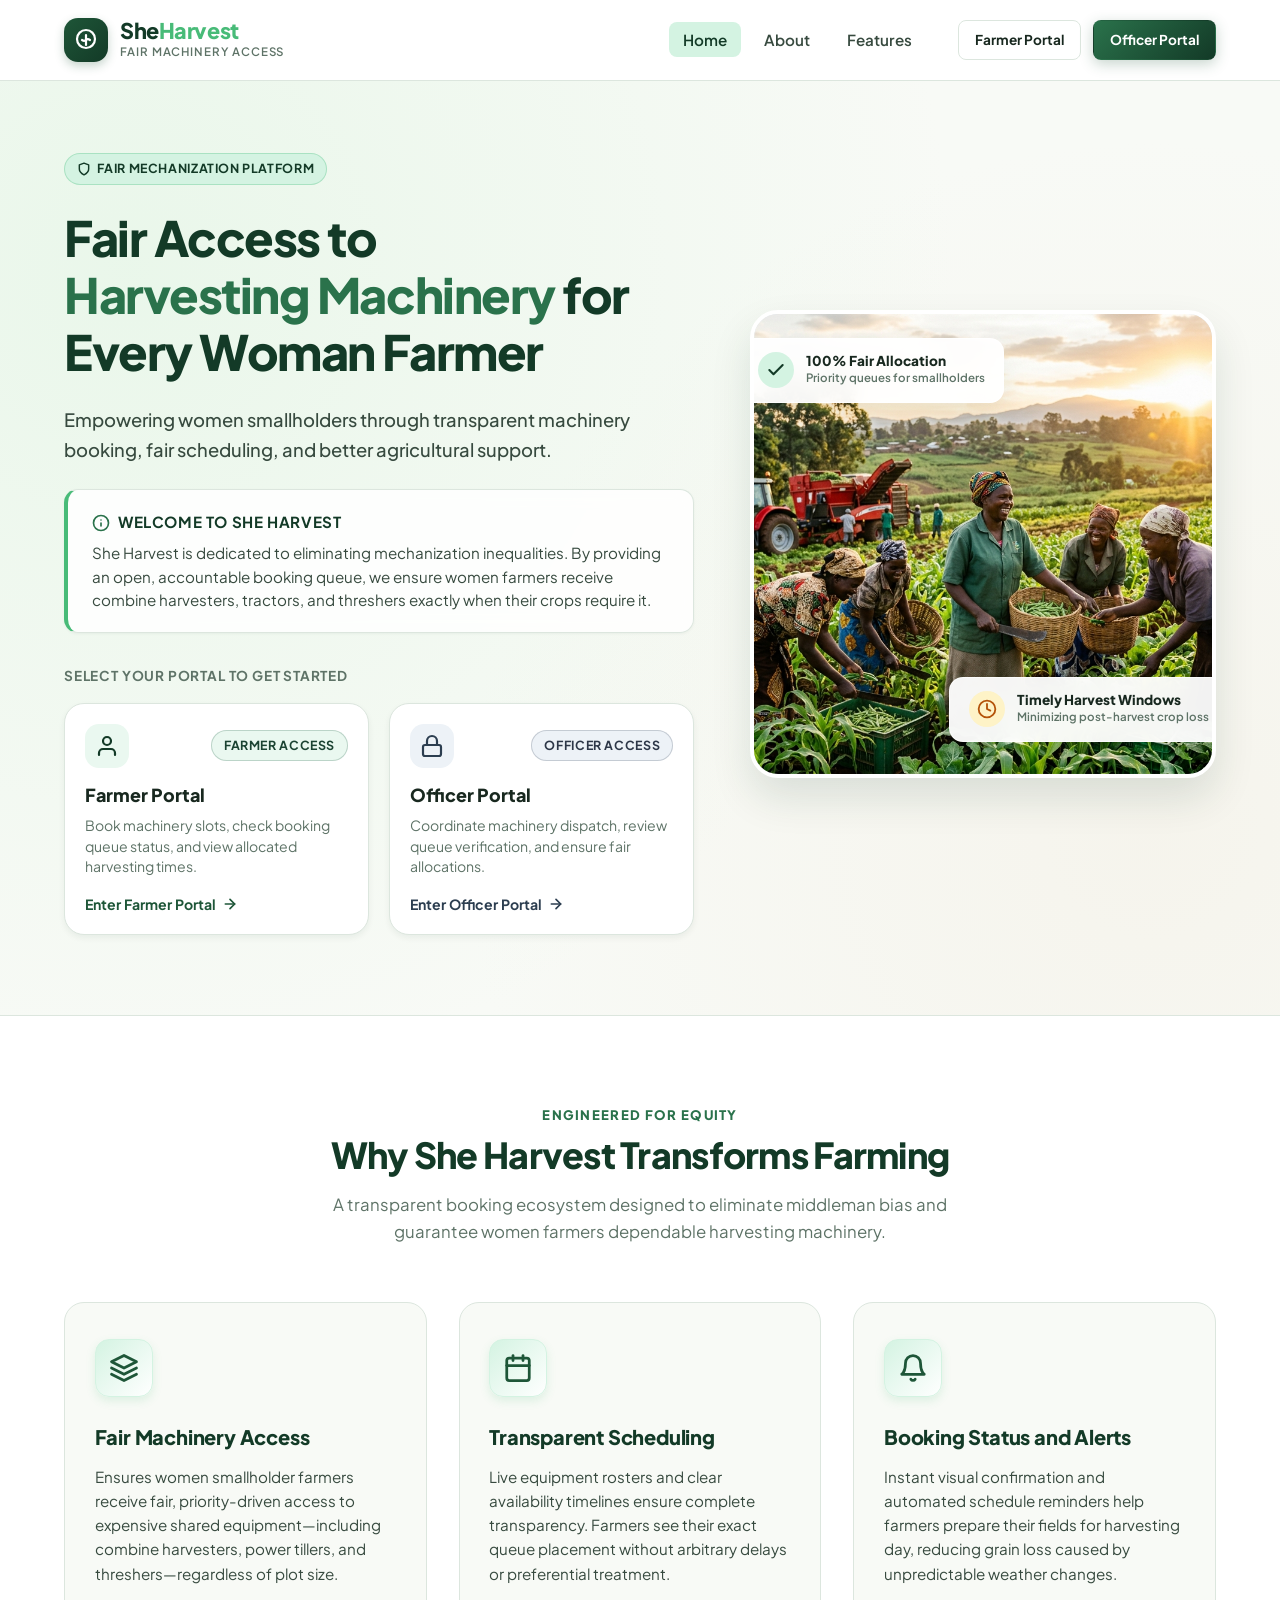
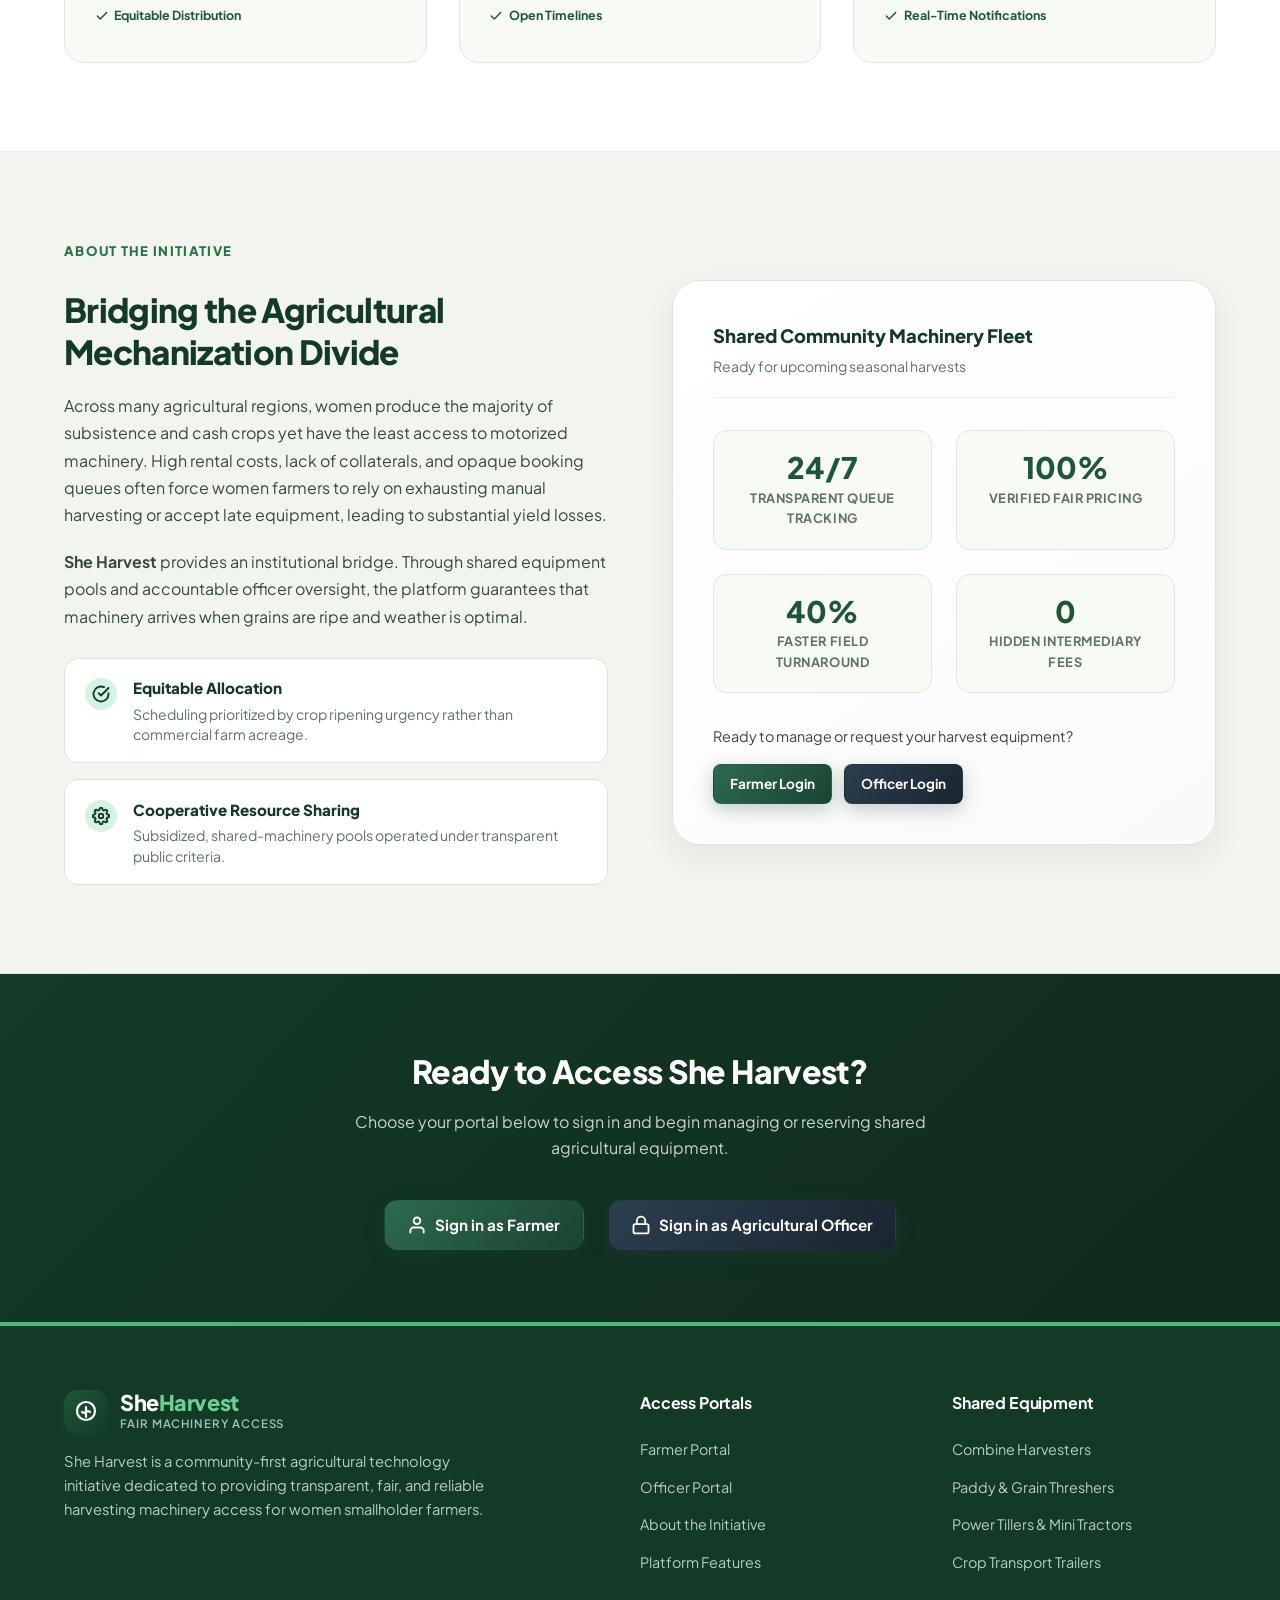
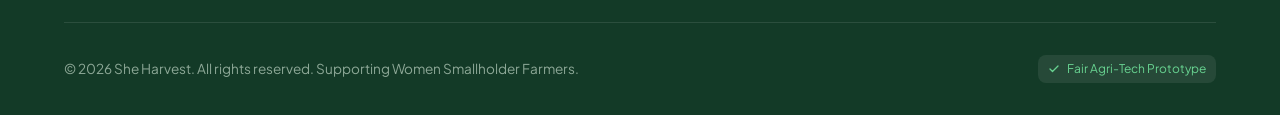
<file: index.html>
<!DOCTYPE html>
<html lang="en">
<head>
  <meta charset="UTF-8">
  <meta name="viewport" content="width=device-width, initial-scale=1.0">
  <meta name="description" content="She Harvest is a fair agricultural machinery booking platform empowering women smallholder farmers with transparent scheduling, equitable access, and cooperative mechanization.">
  <title>She Harvest | Fair Agricultural Machinery Booking Platform</title>

  <!-- Google Fonts: Plus Jakarta Sans for clean modern typography -->
  <link rel="preconnect" href="https://fonts.googleapis.com">
  <link rel="preconnect" href="https://fonts.gstatic.com" crossorigin>
  <link href="https://fonts.googleapis.com/css2?family=Plus+Jakarta+Sans:wght@400;500;600;700;800&display=swap" rel="stylesheet">

  <!-- Core Stylesheets -->
  <link rel="stylesheet" href="css/style.css">
  <link rel="stylesheet" href="home/home.css">
</head>
<body>

  <!-- =========================================================================
       Site Header & Navigation
       ========================================================================= -->
  <header class="site-header" id="site-header">
    <div class="container header-container">
      
      <!-- Brand Logo -->
      <a href="index.html" class="site-logo" aria-label="She Harvest Homepage">
        <div class="logo-icon-wrapper" aria-hidden="true">
          <svg width="24" height="24" viewBox="0 0 24 24" fill="none" stroke="currentColor" stroke-width="2.2" stroke-linecap="round" stroke-linejoin="round">
            <path d="M12 2a9 9 0 0 1 9 9c0 4.97-4.03 9-9 9A9 9 0 0 1 3 11a9 9 0 0 1 9-9z"></path>
            <path d="M12 7v10"></path>
            <path d="M8 12c1.5 1 3 1 4 0s2.5-1 4 0"></path>
          </svg>
        </div>
        <div class="logo-text-group">
          <span class="logo-title">She<span>Harvest</span></span>
          <span class="logo-tagline">Fair Machinery Access</span>
        </div>
      </a>

      <!-- Navigation Links -->
      <nav class="main-nav" aria-label="Primary Navigation">
        <ul class="nav-list">
          <li>
            <a href="index.html" class="nav-link active" aria-current="page">Home</a>
          </li>
          <li>
            <a href="#about" class="nav-link">About</a>
          </li>
          <li>
            <a href="#features" class="nav-link">Features</a>
          </li>
        </ul>

        <!-- Action / Portal Access Buttons in Navigation -->
        <div class="nav-actions">
          <a href="farmer/farmer-login.html" class="btn btn-outline btn-sm" id="nav-farmer-btn">
            Farmer Portal
          </a>
          <a href="officer/officer-login.html" class="btn btn-primary btn-sm" id="nav-officer-btn">
            Officer Portal
          </a>
        </div>
      </nav>

    </div>
  </header>

  <!-- =========================================================================
       Main Content Area
       ========================================================================= -->
  <main class="site-main">

    <!-- 1. Hero Section -->
    <section class="hero-section" id="home">
      <div class="container">
        <div class="hero-grid">

          <!-- Left Column: Content & Direct Portal Cards -->
          <div class="hero-content">
            
            <div class="hero-badge-wrapper">
              <span class="badge badge-agri">
                <svg width="14" height="14" viewBox="0 0 24 24" fill="none" stroke="currentColor" stroke-width="2.5" stroke-linecap="round" stroke-linejoin="round" aria-hidden="true">
                  <path d="M12 22s8-4 8-10V5l-8-3-8 3v7c0 6 8 10 8 10z"></path>
                </svg>
                Fair Mechanization Platform
              </span>
            </div>

            <h1 class="hero-title">
              Fair Access to <span class="highlight">Harvesting Machinery</span> for Every Woman Farmer
            </h1>

            <p class="hero-subtitle">
              Empowering women smallholders through transparent machinery booking, fair scheduling, and better agricultural support.
            </p>

            <!-- Short Welcome Mission Box -->
            <div class="welcome-card" role="region" aria-label="Welcome to She Harvest">
              <div class="welcome-card-header">
                <svg width="18" height="18" viewBox="0 0 24 24" fill="none" stroke="var(--color-primary-medium)" stroke-width="2.2" stroke-linecap="round" stroke-linejoin="round" aria-hidden="true">
                  <circle cx="12" cy="12" r="10"></circle>
                  <line x1="12" y1="16" x2="12" y2="12"></line>
                  <line x1="12" y1="8" x2="12.01" y2="8"></line>
                </svg>
                <h2 class="welcome-card-title">Welcome to She Harvest</h2>
              </div>
              <p class="welcome-card-text">
                She Harvest is dedicated to eliminating mechanization inequalities. By providing an open, accountable booking queue, we ensure women farmers receive combine harvesters, tractors, and threshers exactly when their crops require it.
              </p>
            </div>

            <!-- Two Prominent Clickable Portal Cards -->
            <div class="hero-portal-actions">
              <p class="hero-actions-label">Select Your Portal to Get Started</p>

              <div class="portal-buttons-grid">

                <!-- 1. Farmer Portal Card -->
                <a href="farmer/farmer-login.html" class="portal-quick-card farmer-theme" id="hero-farmer-portal-card" aria-label="Enter Farmer Portal">
                  <div class="portal-card-top">
                    <div class="portal-icon-box">
                      <svg width="24" height="24" viewBox="0 0 24 24" fill="none" stroke="currentColor" stroke-width="2.2" stroke-linecap="round" stroke-linejoin="round">
                        <path d="M20 21v-2a4 4 0 0 0-4-4H8a4 4 0 0 0-4 4v2"></path>
                        <circle cx="12" cy="7" r="4"></circle>
                      </svg>
                    </div>
                    <span class="badge badge-farmer">Farmer Access</span>
                  </div>
                  <h3 class="portal-card-title">Farmer Portal</h3>
                  <p class="portal-card-desc">
                    Book machinery slots, check booking queue status, and view allocated harvesting times.
                  </p>
                  <span class="portal-card-arrow">
                    Enter Farmer Portal
                    <svg width="16" height="16" viewBox="0 0 24 24" fill="none" stroke="currentColor" stroke-width="2.5" stroke-linecap="round" stroke-linejoin="round">
                      <line x1="5" y1="12" x2="19" y2="12"></line>
                      <polyline points="12 5 19 12 12 19"></polyline>
                    </svg>
                  </span>
                </a>

                <!-- 2. Officer Portal Card -->
                <a href="officer/officer-login.html" class="portal-quick-card officer-theme" id="hero-officer-portal-card" aria-label="Enter Officer Portal">
                  <div class="portal-card-top">
                    <div class="portal-icon-box">
                      <svg width="24" height="24" viewBox="0 0 24 24" fill="none" stroke="currentColor" stroke-width="2.2" stroke-linecap="round" stroke-linejoin="round">
                        <rect x="3" y="11" width="18" height="11" rx="2" ry="2"></rect>
                        <path d="M7 11V7a5 5 0 0 1 10 0v4"></path>
                      </svg>
                    </div>
                    <span class="badge badge-officer">Officer Access</span>
                  </div>
                  <h3 class="portal-card-title">Officer Portal</h3>
                  <p class="portal-card-desc">
                    Coordinate machinery dispatch, review queue verification, and ensure fair allocations.
                  </p>
                  <span class="portal-card-arrow">
                    Enter Officer Portal
                    <svg width="16" height="16" viewBox="0 0 24 24" fill="none" stroke="currentColor" stroke-width="2.5" stroke-linecap="round" stroke-linejoin="round">
                      <line x1="5" y1="12" x2="19" y2="12"></line>
                      <polyline points="12 5 19 12 12 19"></polyline>
                    </svg>
                  </span>
                </a>

              </div>
            </div>

          </div>

          <!-- Right Column: Hero Agricultural Imagery & Badges -->
          <div class="hero-media-wrapper">
            <div class="hero-image-card">
              <img 
                src="assets/images/hero-harvest.jpg" 
                alt="Women smallholder farmers working in agricultural fields with harvesting machinery during golden hour" 
                class="hero-image"
                width="720"
                height="460"
                loading="eager"
              >

              <!-- Floating badge 1: 100% Fair Queue -->
              <div class="floating-pill pill-top-left">
                <div class="pill-icon">
                  <svg width="20" height="20" viewBox="0 0 24 24" fill="none" stroke="currentColor" stroke-width="2.5" stroke-linecap="round" stroke-linejoin="round">
                    <polyline points="20 6 9 17 4 12"></polyline>
                  </svg>
                </div>
                <div>
                  <div class="pill-title">100% Fair Allocation</div>
                  <div class="pill-subtitle">Priority queues for smallholders</div>
                </div>
              </div>

              <!-- Floating badge 2: Shared Machinery -->
              <div class="floating-pill pill-bottom-right">
                <div class="pill-icon">
                  <svg width="20" height="20" viewBox="0 0 24 24" fill="none" stroke="currentColor" stroke-width="2.2" stroke-linecap="round" stroke-linejoin="round">
                    <circle cx="12" cy="12" r="10"></circle>
                    <polyline points="12 6 12 12 16 14"></polyline>
                  </svg>
                </div>
                <div>
                  <div class="pill-title">Timely Harvest Windows</div>
                  <div class="pill-subtitle">Minimizing post-harvest crop loss</div>
                </div>
              </div>

            </div>
          </div>

        </div>
      </div>
    </section>

    <!-- 2. Features Section -->
    <section class="features-section" id="features">
      <div class="container">
        
        <div class="section-header">
          <p class="section-pretitle">Engineered for Equity</p>
          <h2 class="section-title">Why She Harvest Transforms Farming</h2>
          <p class="section-desc">
            A transparent booking ecosystem designed to eliminate middleman bias and guarantee women farmers dependable harvesting machinery.
          </p>
        </div>

        <div class="features-grid">

          <!-- Feature Card 1: Fair Machinery Access -->
          <div class="feature-card" id="feature-fair-access">
            <div class="feature-icon-wrapper" aria-hidden="true">
              <svg width="30" height="30" viewBox="0 0 24 24" fill="none" stroke="currentColor" stroke-width="2.2" stroke-linecap="round" stroke-linejoin="round">
                <path d="M12 2L2 7l10 5 10-5-10-5z"></path>
                <path d="M2 17l10 5 10-5"></path>
                <path d="M2 12l10 5 10-5"></path>
              </svg>
            </div>
            <h3 class="feature-title">Fair Machinery Access</h3>
            <p class="feature-text">
              Ensures women smallholder farmers receive fair, priority-driven access to expensive shared equipment—including combine harvesters, power tillers, and threshers—regardless of plot size.
            </p>
            <span class="feature-tag">
              <svg width="14" height="14" viewBox="0 0 24 24" fill="none" stroke="currentColor" stroke-width="2.5" stroke-linecap="round" stroke-linejoin="round">
                <polyline points="20 6 9 17 4 12"></polyline>
              </svg>
              Equitable Distribution
            </span>
          </div>

          <!-- Feature Card 2: Transparent Scheduling -->
          <div class="feature-card" id="feature-transparent-scheduling">
            <div class="feature-icon-wrapper" aria-hidden="true">
              <svg width="30" height="30" viewBox="0 0 24 24" fill="none" stroke="currentColor" stroke-width="2.2" stroke-linecap="round" stroke-linejoin="round">
                <rect x="3" y="4" width="18" height="18" rx="2" ry="2"></rect>
                <line x1="16" y1="2" x2="16" y2="6"></line>
                <line x1="8" y1="2" x2="8" y2="6"></line>
                <line x1="3" y1="10" x2="21" y2="10"></line>
              </svg>
            </div>
            <h3 class="feature-title">Transparent Scheduling</h3>
            <p class="feature-text">
              Live equipment rosters and clear availability timelines ensure complete transparency. Farmers see their exact queue placement without arbitrary delays or preferential treatment.
            </p>
            <span class="feature-tag">
              <svg width="14" height="14" viewBox="0 0 24 24" fill="none" stroke="currentColor" stroke-width="2.5" stroke-linecap="round" stroke-linejoin="round">
                <polyline points="20 6 9 17 4 12"></polyline>
              </svg>
              Open Timelines
            </span>
          </div>

          <!-- Feature Card 3: Booking Status and Alerts -->
          <div class="feature-card" id="feature-status-alerts">
            <div class="feature-icon-wrapper" aria-hidden="true">
              <svg width="30" height="30" viewBox="0 0 24 24" fill="none" stroke="currentColor" stroke-width="2.2" stroke-linecap="round" stroke-linejoin="round">
                <path d="M18 8A6 6 0 0 0 6 8c0 7-3 9-3 9h18s-3-2-3-9"></path>
                <path d="M13.73 21a2 2 0 0 1-3.46 0"></path>
              </svg>
            </div>
            <h3 class="feature-title">Booking Status and Alerts</h3>
            <p class="feature-text">
              Instant visual confirmation and automated schedule reminders help farmers prepare their fields for harvesting day, reducing grain loss caused by unpredictable weather changes.
            </p>
            <span class="feature-tag">
              <svg width="14" height="14" viewBox="0 0 24 24" fill="none" stroke="currentColor" stroke-width="2.5" stroke-linecap="round" stroke-linejoin="round">
                <polyline points="20 6 9 17 4 12"></polyline>
              </svg>
              Real-Time Notifications
            </span>
          </div>

        </div>

      </div>
    </section>

    <!-- 3. About Section -->
    <section class="about-section" id="about">
      <div class="container">
        <div class="about-grid">

          <!-- About Details -->
          <div class="about-content">
            <p class="section-pretitle">About the Initiative</p>
            <h2 class="about-title">Bridging the Agricultural Mechanization Divide</h2>
            <p class="about-paragraph">
              Across many agricultural regions, women produce the majority of subsistence and cash crops yet have the least access to motorized machinery. High rental costs, lack of collaterals, and opaque booking queues often force women farmers to rely on exhausting manual harvesting or accept late equipment, leading to substantial yield losses.
            </p>
            <p class="about-paragraph">
              <strong>She Harvest</strong> provides an institutional bridge. Through shared equipment pools and accountable officer oversight, the platform guarantees that machinery arrives when grains are ripe and weather is optimal.
            </p>

            <div class="about-pillars">
              <div class="pillar-item">
                <div class="pillar-icon" aria-hidden="true">
                  <svg width="18" height="18" viewBox="0 0 24 24" fill="none" stroke="currentColor" stroke-width="2.5" stroke-linecap="round" stroke-linejoin="round">
                    <path d="M22 11.08V12a10 10 0 1 1-5.93-9.14"></path>
                    <polyline points="22 4 12 14.01 9 11.01"></polyline>
                  </svg>
                </div>
                <div>
                  <h4 class="pillar-name">Equitable Allocation</h4>
                  <p class="pillar-desc">Scheduling prioritized by crop ripening urgency rather than commercial farm acreage.</p>
                </div>
              </div>

              <div class="pillar-item">
                <div class="pillar-icon" aria-hidden="true">
                  <svg width="18" height="18" viewBox="0 0 24 24" fill="none" stroke="currentColor" stroke-width="2.5" stroke-linecap="round" stroke-linejoin="round">
                    <circle cx="12" cy="12" r="3"></circle>
                    <path d="M19.4 15a1.65 1.65 0 0 0 .33 1.82l.06.06a2 2 0 0 1 0 2.83 2 2 0 0 1-2.83 0l-.06-.06a1.65 1.65 0 0 0-1.82-.33 1.65 1.65 0 0 0-1 1.51V21a2 2 0 0 1-2 2 2 2 0 0 1-2-2v-.09A1.65 1.65 0 0 0 9 19.4a1.65 1.65 0 0 0-1.82.33l-.06.06a2 2 0 0 1-2.83 0 2 2 0 0 1 0-2.83l.06-.06a1.65 1.65 0 0 0 .33-1.82 1.65 1.65 0 0 0-1.51-1H3a2 2 0 0 1-2-2 2 2 0 0 1 2-2h.09A1.65 1.65 0 0 0 4.6 9a1.65 1.65 0 0 0-.33-1.82l-.06-.06a2 2 0 0 1 0-2.83 2 2 0 0 1 2.83 0l.06.06a1.65 1.65 0 0 0 1.82.33H9a1.65 1.65 0 0 0 1-1.51V3a2 2 0 0 1 2-2 2 2 0 0 1 2 2v.09a1.65 1.65 0 0 0 1 1.51 1.65 1.65 0 0 0 1.82-.33l.06-.06a2 2 0 0 1 2.83 0 2 2 0 0 1 0 2.83l-.06.06a1.65 1.65 0 0 0-.33 1.82V9a1.65 1.65 0 0 0 1.51 1H21a2 2 0 0 1 2 2 2 2 0 0 1-2 2h-.09a1.65 1.65 0 0 0-1.51 1z"></path>
                  </svg>
                </div>
                <div>
                  <h4 class="pillar-name">Cooperative Resource Sharing</h4>
                  <p class="pillar-desc">Subsidized, shared-machinery pools operated under transparent public criteria.</p>
                </div>
              </div>
            </div>

          </div>

          <!-- About Visual Summary Card -->
          <div class="about-visual-card">
            <div class="stats-card-header">
              <h3 class="stats-card-title">Shared Community Machinery Fleet</h3>
              <p class="stats-card-subtitle">Ready for upcoming seasonal harvests</p>
            </div>

            <div class="stats-grid">
              <div class="stat-box">
                <div class="stat-number">24/7</div>
                <div class="stat-label">Transparent Queue Tracking</div>
              </div>
              <div class="stat-box">
                <div class="stat-number">100%</div>
                <div class="stat-label">Verified Fair Pricing</div>
              </div>
              <div class="stat-box">
                <div class="stat-number">40%</div>
                <div class="stat-label">Faster Field Turnaround</div>
              </div>
              <div class="stat-box">
                <div class="stat-number">0</div>
                <div class="stat-label">Hidden Intermediary Fees</div>
              </div>
            </div>

            <div class="portal-cta-banner">
              <p style="font-size: 0.9rem; color: var(--color-text-body); margin-bottom: 1rem;">
                Ready to manage or request your harvest equipment?
              </p>
              <div style="display: flex; gap: 0.75rem; flex-wrap: wrap;">
                <a href="farmer/farmer-login.html" class="btn btn-farmer btn-sm">Farmer Login</a>
                <a href="officer/officer-login.html" class="btn btn-officer btn-sm">Officer Login</a>
              </div>
            </div>

          </div>

        </div>
      </div>
    </section>

    <!-- 4. Portal Selector CTA Banner -->
    <section class="cta-portals-section" id="portals">
      <div class="container">
        <div class="cta-header">
          <h2 class="cta-title">Ready to Access She Harvest?</h2>
          <p class="cta-subtitle">
            Choose your portal below to sign in and begin managing or reserving shared agricultural equipment.
          </p>
        </div>

        <div class="cta-buttons-wrapper">
          <a href="farmer/farmer-login.html" class="btn btn-farmer" id="cta-farmer-btn">
            <svg width="20" height="20" viewBox="0 0 24 24" fill="none" stroke="currentColor" stroke-width="2.2" stroke-linecap="round" stroke-linejoin="round">
              <path d="M20 21v-2a4 4 0 0 0-4-4H8a4 4 0 0 0-4 4v2"></path>
              <circle cx="12" cy="7" r="4"></circle>
            </svg>
            Sign in as Farmer
          </a>

          <a href="officer/officer-login.html" class="btn btn-officer" id="cta-officer-btn">
            <svg width="20" height="20" viewBox="0 0 24 24" fill="none" stroke="currentColor" stroke-width="2.2" stroke-linecap="round" stroke-linejoin="round">
              <rect x="3" y="11" width="18" height="11" rx="2" ry="2"></rect>
              <path d="M7 11V7a5 5 0 0 1 10 0v4"></path>
            </svg>
            Sign in as Agricultural Officer
          </a>
        </div>
      </div>
    </section>

  </main>

  <!-- =========================================================================
       Site Footer
       ========================================================================= -->
  <footer class="site-footer" id="site-footer">
    <div class="container">
      
      <div class="footer-top">
        
        <!-- Brand & Description -->
        <div class="footer-brand">
          <div class="site-logo">
            <div class="logo-icon-wrapper" aria-hidden="true">
              <svg width="24" height="24" viewBox="0 0 24 24" fill="none" stroke="currentColor" stroke-width="2.2" stroke-linecap="round" stroke-linejoin="round">
                <path d="M12 2a9 9 0 0 1 9 9c0 4.97-4.03 9-9 9A9 9 0 0 1 3 11a9 9 0 0 1 9-9z"></path>
                <path d="M12 7v10"></path>
                <path d="M8 12c1.5 1 3 1 4 0s2.5-1 4 0"></path>
              </svg>
            </div>
            <div class="logo-text-group">
              <span class="logo-title">She<span>Harvest</span></span>
              <span class="logo-tagline">Fair Machinery Access</span>
            </div>
          </div>
          
          <p class="footer-desc">
            She Harvest is a community-first agricultural technology initiative dedicated to providing transparent, fair, and reliable harvesting machinery access for women smallholder farmers.
          </p>
        </div>

        <!-- Portals Links -->
        <div class="footer-col">
          <h3 class="footer-heading">Access Portals</h3>
          <ul class="footer-links">
            <li><a href="farmer/farmer-login.html" class="footer-link">Farmer Portal</a></li>
            <li><a href="officer/officer-login.html" class="footer-link">Officer Portal</a></li>
            <li><a href="#about" class="footer-link">About the Initiative</a></li>
            <li><a href="#features" class="footer-link">Platform Features</a></li>
          </ul>
        </div>

        <!-- Machinery & Services -->
        <div class="footer-col">
          <h3 class="footer-heading">Shared Equipment</h3>
          <ul class="footer-links">
            <li><span class="footer-link">Combine Harvesters</span></li>
            <li><span class="footer-link">Paddy & Grain Threshers</span></li>
            <li><span class="footer-link">Power Tillers & Mini Tractors</span></li>
            <li><span class="footer-link">Crop Transport Trailers</span></li>
          </ul>
        </div>

      </div>

      <!-- Footer Bottom Bar -->
      <div class="footer-bottom">
        <p>&copy; 2026 She Harvest. All rights reserved. Supporting Women Smallholder Farmers.</p>
        <span class="footer-badge">
          <svg width="12" height="12" viewBox="0 0 24 24" fill="none" stroke="currentColor" stroke-width="2.5" stroke-linecap="round" stroke-linejoin="round">
            <polyline points="20 6 9 17 4 12"></polyline>
          </svg>
          Fair Agri-Tech Prototype
        </span>
      </div>

    </div>
  </footer>

</body>
</html>
</file>
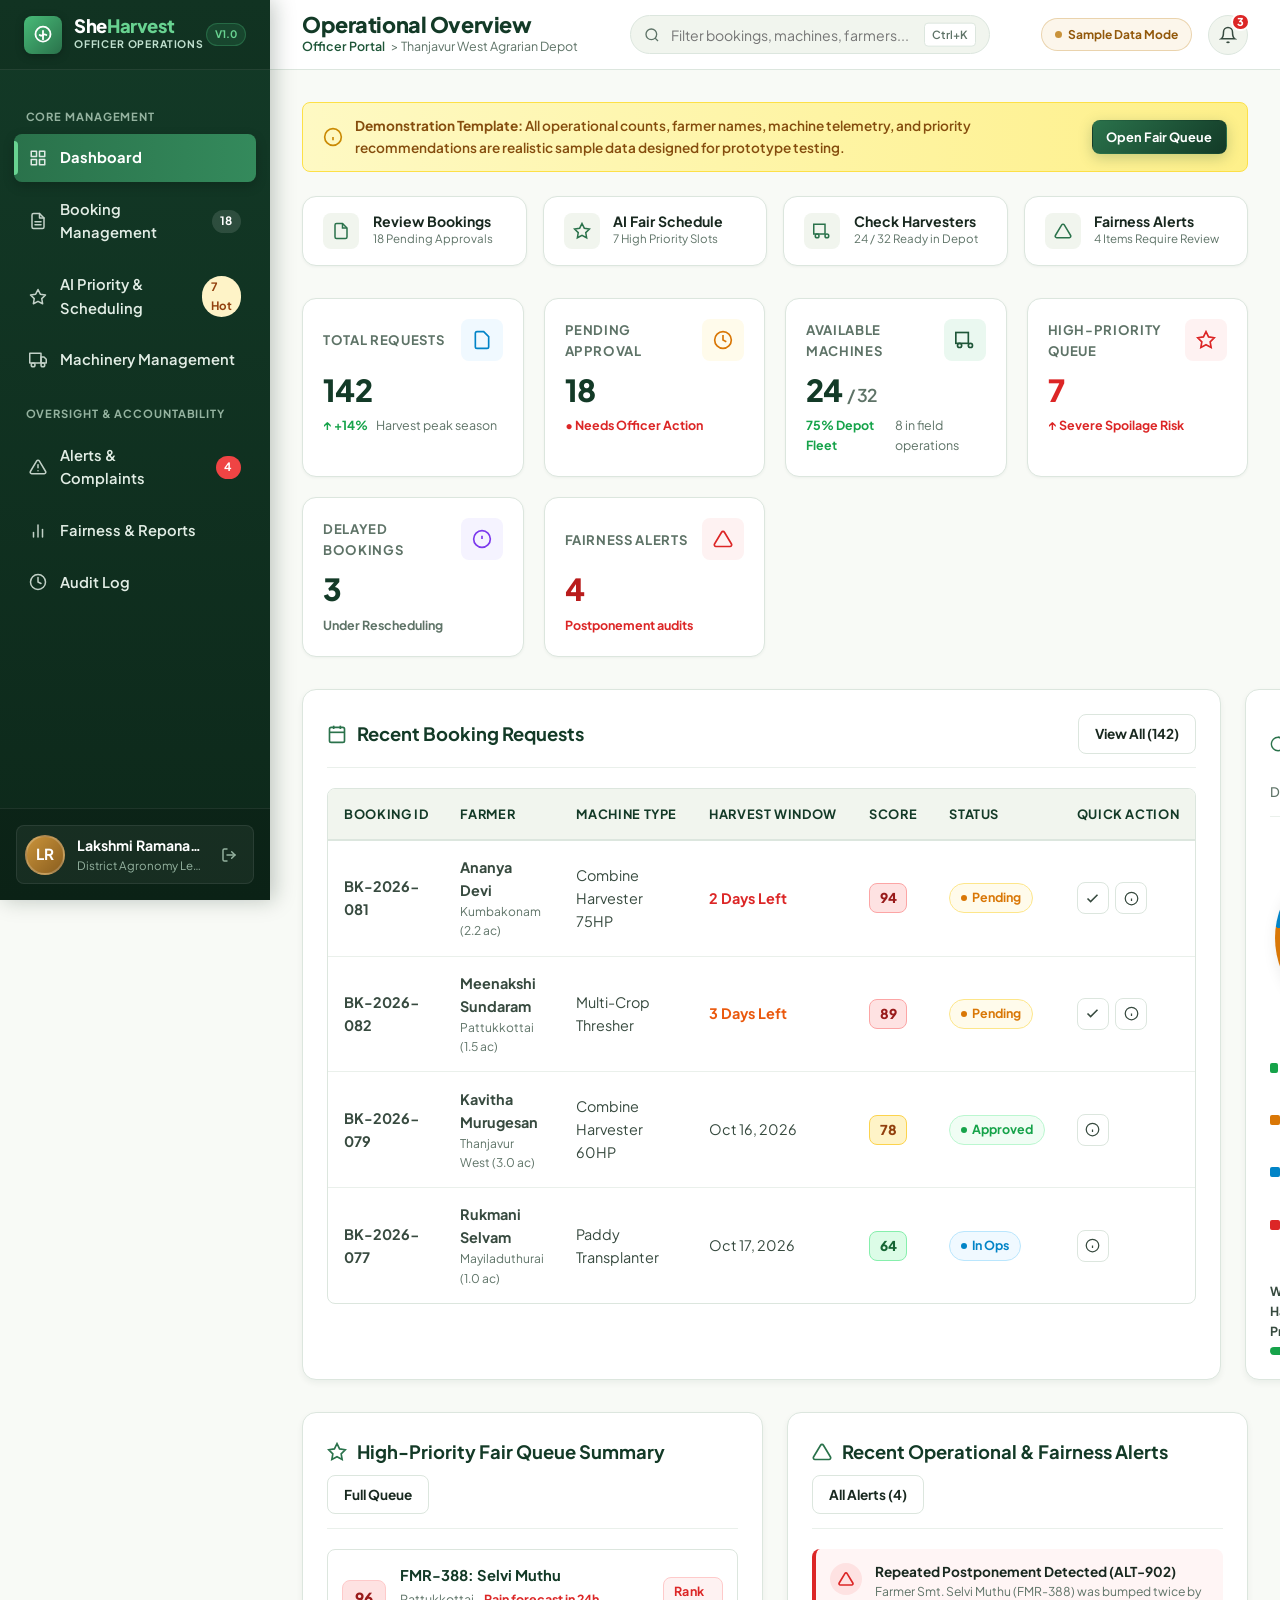
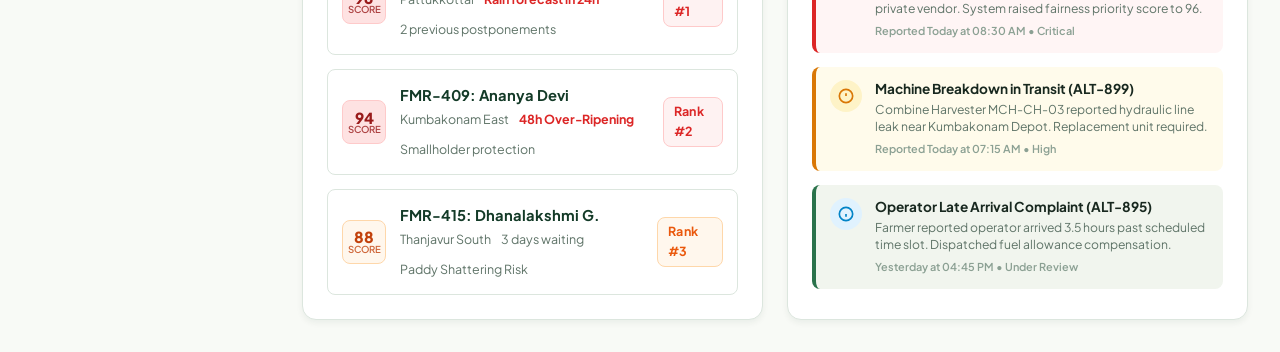
<file: officer/dashboard.html>
<!DOCTYPE html>
<html lang="en">
<head>
  <meta charset="UTF-8">
  <meta name="viewport" content="width=device-width, initial-scale=1.0">
  <meta name="description" content="She Harvest Officer Dashboard - Operations, queue overview, machine allocation, and fairness alerts for women smallholder farmers.">
  <title>Officer Dashboard | She Harvest Operations</title>

  <!-- Google Fonts: Plus Jakarta Sans -->
  <link rel="preconnect" href="https://fonts.googleapis.com">
  <link rel="preconnect" href="https://fonts.gstatic.com" crossorigin>
  <link href="https://fonts.googleapis.com/css2?family=Plus+Jakarta+Sans:wght@400;500;600;700;800&display=swap" rel="stylesheet">

  <!-- Core & Shared Stylesheets -->
  <link rel="stylesheet" href="../css/style.css">
  <link rel="stylesheet" href="css/components.css">
  <link rel="stylesheet" href="css/dashboard.css">
</head>
<body class="officer-app-layout">

  <!-- =========================================================================
       1. Sidebar Navigation
       ========================================================================= -->
  <aside class="officer-sidebar" aria-label="Officer Sidebar Navigation">
    
    <div class="sidebar-header">
      <a href="dashboard.html" class="sidebar-logo">
        <div class="sidebar-logo-icon" aria-hidden="true">
          <svg width="20" height="20" viewBox="0 0 24 24" fill="none" stroke="currentColor" stroke-width="2.2" stroke-linecap="round" stroke-linejoin="round">
            <path d="M12 2a9 9 0 0 1 9 9c0 4.97-4.03 9-9 9A9 9 0 0 1 3 11a9 9 0 0 1 9-9z"></path>
            <path d="M12 7v10"></path>
            <path d="M8 12c1.5 1 3 1 4 0s2.5-1 4 0"></path>
          </svg>
        </div>
        <div class="sidebar-logo-text">
          <span class="sidebar-logo-title">She<span>Harvest</span></span>
          <span class="sidebar-logo-badge">Officer Operations</span>
        </div>
      </a>
      <span class="sidebar-badge-pill">V1.0</span>
    </div>

    <!-- Navigation Links -->
    <nav class="sidebar-nav">
      
      <span class="nav-section-title">Core Management</span>

      <a href="dashboard.html" class="sidebar-link active">
        <svg width="18" height="18" viewBox="0 0 24 24" fill="none" stroke="currentColor" stroke-width="2" stroke-linecap="round" stroke-linejoin="round">
          <rect x="3" y="3" width="7" height="7"></rect>
          <rect x="14" y="3" width="7" height="7"></rect>
          <rect x="14" y="14" width="7" height="7"></rect>
          <rect x="3" y="14" width="7" height="7"></rect>
        </svg>
        <span>Dashboard</span>
      </a>

      <a href="modules/bookings.html" class="sidebar-link">
        <svg width="18" height="18" viewBox="0 0 24 24" fill="none" stroke="currentColor" stroke-width="2" stroke-linecap="round" stroke-linejoin="round">
          <path d="M14 2H6a2 2 0 0 0-2 2v16a2 2 0 0 0 2 2h12a2 2 0 0 0 2-2V8z"></path>
          <polyline points="14 2 14 8 20 8"></polyline>
          <line x1="16" y1="13" x2="8" y2="13"></line>
          <line x1="16" y1="17" x2="8" y2="17"></line>
        </svg>
        <span>Booking Management</span>
        <span class="nav-counter">18</span>
      </a>

      <a href="modules/priority-scheduling.html" class="sidebar-link">
        <svg width="18" height="18" viewBox="0 0 24 24" fill="none" stroke="currentColor" stroke-width="2" stroke-linecap="round" stroke-linejoin="round">
          <polygon points="12 2 15.09 8.26 22 9.27 17 14.14 18.18 21.02 12 17.77 5.82 21.02 7 14.14 2 9.27 8.91 8.26 12 2"></polygon>
        </svg>
        <span>AI Priority & Scheduling</span>
        <span class="nav-counter" style="background-color: #fef3c7; color: #92400e;">7 Hot</span>
      </a>

      <a href="modules/machinery.html" class="sidebar-link">
        <svg width="18" height="18" viewBox="0 0 24 24" fill="none" stroke="currentColor" stroke-width="2" stroke-linecap="round" stroke-linejoin="round">
          <rect x="1" y="3" width="15" height="13"></rect>
          <polygon points="16 8 20 8 23 11 23 16 16 16 16 8"></polygon>
          <circle cx="5.5" cy="18.5" r="2.5"></circle>
          <circle cx="18.5" cy="18.5" r="2.5"></circle>
        </svg>
        <span>Machinery Management</span>
      </a>

      <span class="nav-section-title">Oversight & Accountability</span>

      <a href="modules/alerts-complaints.html" class="sidebar-link">
        <svg width="18" height="18" viewBox="0 0 24 24" fill="none" stroke="currentColor" stroke-width="2" stroke-linecap="round" stroke-linejoin="round">
          <path d="M10.29 3.86L1.82 18a2 2 0 0 0 1.71 3h16.94a2 2 0 0 0 1.71-3L13.71 3.86a2 2 0 0 0-3.42 0z"></path>
          <line x1="12" y1="9" x2="12" y2="13"></line>
          <line x1="12" y1="17" x2="12.01" y2="17"></line>
        </svg>
        <span>Alerts & Complaints</span>
        <span class="nav-counter alert-counter">4</span>
      </a>

      <a href="modules/fairness-reports.html" class="sidebar-link">
        <svg width="18" height="18" viewBox="0 0 24 24" fill="none" stroke="currentColor" stroke-width="2" stroke-linecap="round" stroke-linejoin="round">
          <line x1="18" y1="20" x2="18" y2="10"></line>
          <line x1="12" y1="20" x2="12" y2="4"></line>
          <line x1="6" y1="20" x2="6" y2="14"></line>
        </svg>
        <span>Fairness & Reports</span>
      </a>

      <a href="modules/audit-log.html" class="sidebar-link">
        <svg width="18" height="18" viewBox="0 0 24 24" fill="none" stroke="currentColor" stroke-width="2" stroke-linecap="round" stroke-linejoin="round">
          <circle cx="12" cy="12" r="10"></circle>
          <polyline points="12 6 12 12 16 14"></polyline>
        </svg>
        <span>Audit Log</span>
      </a>

    </nav>

    <!-- Officer Profile & Logout in Sidebar -->
    <div class="sidebar-footer">
      <div class="officer-profile-card">
        <div class="officer-avatar" aria-hidden="true">LR</div>
        <div class="officer-details">
          <span class="officer-name">Lakshmi Ramanathan</span>
          <span class="officer-role">District Agronomy Lead</span>
        </div>
        <a href="login.html" class="officer-logout-btn" title="Sign out of Officer Portal" aria-label="Sign out">
          <svg width="16" height="16" viewBox="0 0 24 24" fill="none" stroke="currentColor" stroke-width="2.2" stroke-linecap="round" stroke-linejoin="round">
            <path d="M9 21H5a2 2 0 0 1-2-2V5a2 2 0 0 1 2-2h4"></path>
            <polyline points="16 17 21 12 16 7"></polyline>
            <line x1="21" y1="12" x2="9" y2="12"></line>
          </svg>
        </a>
      </div>
    </div>

  </aside>

  <!-- =========================================================================
       2. Main Content Shell
       ========================================================================= -->
  <div class="officer-main-wrapper">
    
    <!-- Top Navigation Bar -->
    <header class="officer-topbar">
      
      <div class="topbar-left">
        <button type="button" class="sidebar-toggle-btn" id="sidebar-toggle-btn" aria-label="Toggle navigation menu">
          <svg width="20" height="20" viewBox="0 0 24 24" fill="none" stroke="currentColor" stroke-width="2.2" stroke-linecap="round" stroke-linejoin="round">
            <line x1="3" y1="12" x2="21" y2="12"></line>
            <line x1="3" y1="6" x2="21" y2="6"></line>
            <line x1="3" y1="18" x2="21" y2="18"></line>
          </svg>
        </button>

        <div class="topbar-page-heading">
          <h1 class="topbar-title">Operational Overview</h1>
          <div class="topbar-breadcrumbs">
            <span>Officer Portal</span> &gt; Thanjavur West Agrarian Depot
          </div>
        </div>
      </div>

      <!-- Quick Search Bar -->
      <div class="topbar-search-form">
        <svg class="topbar-search-icon" width="16" height="16" viewBox="0 0 24 24" fill="none" stroke="currentColor" stroke-width="2">
          <circle cx="11" cy="11" r="8"></circle>
          <line x1="21" y1="21" x2="16.65" y2="16.65"></line>
        </svg>
        <input 
          type="text" 
          id="topbar-search-input" 
          class="topbar-search-input" 
          placeholder="Filter bookings, machines, farmers...">
        <span class="topbar-search-shortcut">Ctrl+K</span>
      </div>

      <!-- Right Actions: Demo Indicator, Notifications -->
      <div class="topbar-right">
        
        <div class="demo-indicator-pill">
          <span class="indicator-dot"></span>
          Sample Data Mode
        </div>

        <!-- Notification Bell & Dropdown -->
        <div style="position: relative;">
          <button type="button" class="topbar-action-btn" id="topbar-notification-btn" aria-label="View notifications">
            <svg width="18" height="18" viewBox="0 0 24 24" fill="none" stroke="currentColor" stroke-width="2">
              <path d="M18 8A6 6 0 0 0 6 8c0 7-3 9-3 9h18s-3-2-3-9"></path>
              <path d="M13.73 21a2 2 0 0 1-3.46 0"></path>
            </svg>
            <span class="notification-badge-count">3</span>
          </button>

          <!-- Notification Dropdown Panel -->
          <div class="notification-dropdown" id="notification-dropdown">
            <div class="notification-dropdown-header">
              <h4>System Alerts & Notifications</h4>
              <a href="#" id="mark-all-read-btn" style="font-size: 0.75rem; color: #2a724b; font-weight: 700;">Mark all reviewed</a>
            </div>
            <div class="notification-list">
              <div class="notification-item unread">
                <div class="notification-icon-wrap alert">
                  <svg width="16" height="16" viewBox="0 0 24 24" fill="none" stroke="currentColor" stroke-width="2.5"><path d="M10.29 3.86L1.82 18a2 2 0 0 0 1.71 3h16.94a2 2 0 0 0 1.71-3L13.71 3.86a2 2 0 0 0-3.42 0z"></path></svg>
                </div>
                <div class="notification-content">
                  <div class="notification-title">Unfair Postponement Flag</div>
                  <div class="notification-desc">Farmer FMR-409 has been postponed twice by private provider. Priority boosted.</div>
                  <div class="notification-time">15 mins ago</div>
                </div>
              </div>

              <div class="notification-item unread">
                <div class="notification-icon-wrap priority">
                  <svg width="16" height="16" viewBox="0 0 24 24" fill="none" stroke="currentColor" stroke-width="2.5"><polygon points="12 2 15.09 8.26 22 9.27 17 14.14 18.18 21.02 12 17.77 5.82 21.02 7 14.14 2 9.27 8.91 8.26 12 2"></polygon></svg>
                </div>
                <div class="notification-content">
                  <div class="notification-title">Pre-Monsoon Deadline Alert</div>
                  <div class="notification-desc">3 bookings in Kumbakonam East reach critical paddy harvest window in 48 hours.</div>
                  <div class="notification-time">1 hour ago</div>
                </div>
              </div>

              <div class="notification-item">
                <div class="notification-icon-wrap booking">
                  <svg width="16" height="16" viewBox="0 0 24 24" fill="none" stroke="currentColor" stroke-width="2.5"><polyline points="20 6 9 17 4 12"></polyline></svg>
                </div>
                <div class="notification-content">
                  <div class="notification-title">Machine MCH-CH-02 Dispatched</div>
                  <div class="notification-desc">Combine Harvester DC-68G en route to Pattukkottai Women's Cooperative.</div>
                  <div class="notification-time">3 hours ago</div>
                </div>
              </div>
            </div>
          </div>
        </div>

      </div>

    </header>

    <!-- Content Body -->
    <main class="officer-content-body">

      <!-- Disclaimer Banner -->
      <div class="demo-banner">
        <div class="demo-banner-content">
          <svg width="20" height="20" viewBox="0 0 24 24" fill="none" stroke="currentColor" stroke-width="2">
            <circle cx="12" cy="12" r="10"></circle>
            <line x1="12" y1="16" x2="12" y2="12"></line>
            <line x1="12" y1="8" x2="12.01" y2="8"></line>
          </svg>
          <span>
            <strong>Demonstration Template:</strong> All operational counts, farmer names, machine telemetry, and priority recommendations are realistic sample data designed for prototype testing.
          </span>
        </div>
        <a href="modules/priority-scheduling.html" class="btn btn-primary btn-sm" style="font-size: 0.8rem; padding: 0.35rem 0.85rem;">
          Open Fair Queue
        </a>
      </div>

      <!-- Quick Actions Row -->
      <div class="quick-actions-bar">
        <a href="modules/bookings.html" class="quick-action-card">
          <div class="quick-action-icon">
            <svg width="18" height="18" viewBox="0 0 24 24" fill="none" stroke="currentColor" stroke-width="2"><path d="M14 2H6a2 2 0 0 0-2 2v16a2 2 0 0 0 2 2h12a2 2 0 0 0 2-2V8z"></path><polyline points="14 2 14 8 20 8"></polyline></svg>
          </div>
          <div class="quick-action-text">
            <span class="quick-action-title">Review Bookings</span>
            <span class="quick-action-sub">18 Pending Approvals</span>
          </div>
        </a>

        <a href="modules/priority-scheduling.html" class="quick-action-card">
          <div class="quick-action-icon">
            <svg width="18" height="18" viewBox="0 0 24 24" fill="none" stroke="currentColor" stroke-width="2"><polygon points="12 2 15.09 8.26 22 9.27 17 14.14 18.18 21.02 12 17.77 5.82 21.02 7 14.14 2 9.27 8.91 8.26 12 2"></polygon></svg>
          </div>
          <div class="quick-action-text">
            <span class="quick-action-title">AI Fair Schedule</span>
            <span class="quick-action-sub">7 High Priority Slots</span>
          </div>
        </a>

        <a href="modules/machinery.html" class="quick-action-card">
          <div class="quick-action-icon">
            <svg width="18" height="18" viewBox="0 0 24 24" fill="none" stroke="currentColor" stroke-width="2"><rect x="1" y="3" width="15" height="13"></rect><circle cx="5.5" cy="18.5" r="2.5"></circle><circle cx="18.5" cy="18.5" r="2.5"></circle></svg>
          </div>
          <div class="quick-action-text">
            <span class="quick-action-title">Check Harvesters</span>
            <span class="quick-action-sub">24 / 32 Ready in Depot</span>
          </div>
        </a>

        <a href="modules/alerts-complaints.html" class="quick-action-card">
          <div class="quick-action-icon">
            <svg width="18" height="18" viewBox="0 0 24 24" fill="none" stroke="currentColor" stroke-width="2"><path d="M10.29 3.86L1.82 18a2 2 0 0 0 1.71 3h16.94a2 2 0 0 0 1.71-3L13.71 3.86a2 2 0 0 0-3.42 0z"></path></svg>
          </div>
          <div class="quick-action-text">
            <span class="quick-action-title">Fairness Alerts</span>
            <span class="quick-action-sub">4 Items Require Review</span>
          </div>
        </a>
      </div>

      <!-- 6 Sample Statistics Cards -->
      <div class="stats-grid">
        
        <!-- 1. Total Booking Requests -->
        <div class="stat-card">
          <div class="stat-card-top">
            <span class="stat-label">Total Requests</span>
            <div class="stat-icon-wrapper info">
              <svg width="20" height="20" viewBox="0 0 24 24" fill="none" stroke="currentColor" stroke-width="2"><path d="M14 2H6a2 2 0 0 0-2 2v16a2 2 0 0 0 2 2h12a2 2 0 0 0 2-2V8z"></path></svg>
            </div>
          </div>
          <div class="stat-value">142</div>
          <div class="stat-meta">
            <span class="stat-trend positive">&uarr; +14%</span>
            <span>Harvest peak season</span>
          </div>
        </div>

        <!-- 2. Pending Approvals -->
        <div class="stat-card">
          <div class="stat-card-top">
            <span class="stat-label">Pending Approval</span>
            <div class="stat-icon-wrapper warning">
              <svg width="20" height="20" viewBox="0 0 24 24" fill="none" stroke="currentColor" stroke-width="2"><circle cx="12" cy="12" r="10"></circle><polyline points="12 6 12 12 16 14"></polyline></svg>
            </div>
          </div>
          <div class="stat-value">18</div>
          <div class="stat-meta">
            <span class="stat-trend negative">&bull; Needs Officer Action</span>
          </div>
        </div>

        <!-- 3. Available Machines -->
        <div class="stat-card">
          <div class="stat-card-top">
            <span class="stat-label">Available Machines</span>
            <div class="stat-icon-wrapper">
              <svg width="20" height="20" viewBox="0 0 24 24" fill="none" stroke="currentColor" stroke-width="2"><rect x="1" y="3" width="15" height="13"></rect><circle cx="5.5" cy="18.5" r="2.5"></circle><circle cx="18.5" cy="18.5" r="2.5"></circle></svg>
            </div>
          </div>
          <div class="stat-value">24 <small style="font-size: 1.1rem; color: #5e7367; font-weight: 600;">/ 32</small></div>
          <div class="stat-meta">
            <span class="stat-trend positive">75% Depot Fleet</span>
            <span>8 in field operations</span>
          </div>
        </div>

        <!-- 4. High-Priority Requests -->
        <div class="stat-card">
          <div class="stat-card-top">
            <span class="stat-label">High-Priority Queue</span>
            <div class="stat-icon-wrapper danger">
              <svg width="20" height="20" viewBox="0 0 24 24" fill="none" stroke="currentColor" stroke-width="2"><polygon points="12 2 15.09 8.26 22 9.27 17 14.14 18.18 21.02 12 17.77 5.82 21.02 7 14.14 2 9.27 8.91 8.26 12 2"></polygon></svg>
            </div>
          </div>
          <div class="stat-value" style="color: #dc2626;">7</div>
          <div class="stat-meta">
            <span class="stat-trend negative">&uarr; Severe Spoilage Risk</span>
          </div>
        </div>

        <!-- 5. Delayed Bookings -->
        <div class="stat-card">
          <div class="stat-card-top">
            <span class="stat-label">Delayed Bookings</span>
            <div class="stat-icon-wrapper purple">
              <svg width="20" height="20" viewBox="0 0 24 24" fill="none" stroke="currentColor" stroke-width="2"><line x1="12" y1="8" x2="12" y2="12"></line><line x1="12" y1="16" x2="12.01" y2="16"></line><circle cx="12" cy="12" r="10"></circle></svg>
            </div>
          </div>
          <div class="stat-value">3</div>
          <div class="stat-meta">
            <span class="stat-trend neutral">Under Rescheduling</span>
          </div>
        </div>

        <!-- 6. Open Fairness Alerts -->
        <div class="stat-card">
          <div class="stat-card-top">
            <span class="stat-label">Fairness Alerts</span>
            <div class="stat-icon-wrapper danger">
              <svg width="20" height="20" viewBox="0 0 24 24" fill="none" stroke="currentColor" stroke-width="2"><path d="M10.29 3.86L1.82 18a2 2 0 0 0 1.71 3h16.94a2 2 0 0 0 1.71-3L13.71 3.86a2 2 0 0 0-3.42 0z"></path></svg>
            </div>
          </div>
          <div class="stat-value" style="color: #b91c1c;">4</div>
          <div class="stat-meta">
            <span class="stat-trend negative">Postponement audits</span>
          </div>
        </div>

      </div>

      <!-- Main Dashboard Grid: Recent Bookings & Status Distribution Visual -->
      <div class="dashboard-main-grid">
        
        <!-- Left Column: Recent Bookings Table -->
        <div class="admin-card">
          <div class="admin-card-header">
            <h3 class="admin-card-title">
              <svg width="20" height="20" viewBox="0 0 24 24" fill="none" stroke="currentColor" stroke-width="2"><rect x="3" y="4" width="18" height="18" rx="2" ry="2"></rect><line x1="16" y1="2" x2="16" y2="6"></line><line x1="8" y1="2" x2="8" y2="6"></line><line x1="3" y1="10" x2="21" y2="10"></line></svg>
              Recent Booking Requests
            </h3>
            <a href="modules/bookings.html" class="btn btn-outline btn-sm">View All (142)</a>
          </div>

          <div class="table-responsive">
            <table class="data-table">
              <thead>
                <tr>
                  <th>Booking ID</th>
                  <th>Farmer</th>
                  <th>Machine Type</th>
                  <th>Harvest Window</th>
                  <th>Score</th>
                  <th>Status</th>
                  <th>Quick Action</th>
                </tr>
              </thead>
              <tbody>
                <tr>
                  <td><strong class="booking-id-text">BK-2026-081</strong></td>
                  <td>
                    <div style="font-weight: 700;">Ananya Devi</div>
                    <div style="font-size: 0.75rem; color: #5e7367;">Kumbakonam (2.2 ac)</div>
                  </td>
                  <td>Combine Harvester 75HP</td>
                  <td>
                    <span style="color: #dc2626; font-weight: 700;">2 Days Left</span>
                  </td>
                  <td>
                    <span class="score-badge high">94</span>
                  </td>
                  <td class="status-cell">
                    <span class="status-pill status-pending">Pending</span>
                  </td>
                  <td>
                    <div class="action-btn-group">
                      <button type="button" class="btn-icon-action approve btn-quick-approve" title="Approve Booking">
                        <svg width="15" height="15" viewBox="0 0 24 24" fill="none" stroke="currentColor" stroke-width="2.5"><polyline points="20 6 9 17 4 12"></polyline></svg>
                      </button>
                      <button type="button" class="btn-icon-action btn-view-booking-details" data-id="BK-2026-081" title="View Snapshot">
                        <svg width="15" height="15" viewBox="0 0 24 24" fill="none" stroke="currentColor" stroke-width="2"><circle cx="12" cy="12" r="10"></circle><line x1="12" y1="16" x2="12" y2="12"></line><line x1="12" y1="8" x2="12.01" y2="8"></line></svg>
                      </button>
                    </div>
                  </td>
                </tr>

                <tr>
                  <td><strong class="booking-id-text">BK-2026-082</strong></td>
                  <td>
                    <div style="font-weight: 700;">Meenakshi Sundaram</div>
                    <div style="font-size: 0.75rem; color: #5e7367;">Pattukkottai (1.5 ac)</div>
                  </td>
                  <td>Multi-Crop Thresher</td>
                  <td>
                    <span style="color: #ea580c; font-weight: 700;">3 Days Left</span>
                  </td>
                  <td>
                    <span class="score-badge high">89</span>
                  </td>
                  <td class="status-cell">
                    <span class="status-pill status-pending">Pending</span>
                  </td>
                  <td>
                    <div class="action-btn-group">
                      <button type="button" class="btn-icon-action approve btn-quick-approve" title="Approve Booking">
                        <svg width="15" height="15" viewBox="0 0 24 24" fill="none" stroke="currentColor" stroke-width="2.5"><polyline points="20 6 9 17 4 12"></polyline></svg>
                      </button>
                      <button type="button" class="btn-icon-action btn-view-booking-details" data-id="BK-2026-082" title="View Snapshot">
                        <svg width="15" height="15" viewBox="0 0 24 24" fill="none" stroke="currentColor" stroke-width="2"><circle cx="12" cy="12" r="10"></circle><line x1="12" y1="16" x2="12" y2="12"></line><line x1="12" y1="8" x2="12.01" y2="8"></line></svg>
                      </button>
                    </div>
                  </td>
                </tr>

                <tr>
                  <td><strong class="booking-id-text">BK-2026-079</strong></td>
                  <td>
                    <div style="font-weight: 700;">Kavitha Murugesan</div>
                    <div style="font-size: 0.75rem; color: #5e7367;">Thanjavur West (3.0 ac)</div>
                  </td>
                  <td>Combine Harvester 60HP</td>
                  <td>
                    <span>Oct 16, 2026</span>
                  </td>
                  <td>
                    <span class="score-badge medium">78</span>
                  </td>
                  <td class="status-cell">
                    <span class="status-pill status-approved">Approved</span>
                  </td>
                  <td>
                    <div class="action-btn-group">
                      <button type="button" class="btn-icon-action btn-view-booking-details" data-id="BK-2026-079" title="View Snapshot">
                        <svg width="15" height="15" viewBox="0 0 24 24" fill="none" stroke="currentColor" stroke-width="2"><circle cx="12" cy="12" r="10"></circle><line x1="12" y1="16" x2="12" y2="12"></line><line x1="12" y1="8" x2="12.01" y2="8"></line></svg>
                      </button>
                    </div>
                  </td>
                </tr>

                <tr>
                  <td><strong class="booking-id-text">BK-2026-077</strong></td>
                  <td>
                    <div style="font-weight: 700;">Rukmani Selvam</div>
                    <div style="font-size: 0.75rem; color: #5e7367;">Mayiladuthurai (1.0 ac)</div>
                  </td>
                  <td>Paddy Transplanter</td>
                  <td>
                    <span>Oct 17, 2026</span>
                  </td>
                  <td>
                    <span class="score-badge normal">64</span>
                  </td>
                  <td class="status-cell">
                    <span class="status-pill status-in-progress">In Ops</span>
                  </td>
                  <td>
                    <div class="action-btn-group">
                      <button type="button" class="btn-icon-action btn-view-booking-details" data-id="BK-2026-077" title="View Snapshot">
                        <svg width="15" height="15" viewBox="0 0 24 24" fill="none" stroke="currentColor" stroke-width="2"><circle cx="12" cy="12" r="10"></circle><line x1="12" y1="16" x2="12" y2="12"></line><line x1="12" y1="8" x2="12.01" y2="8"></line></svg>
                      </button>
                    </div>
                  </td>
                </tr>
              </tbody>
            </table>
          </div>
        </div>

        <!-- Right Column: Visual Status Breakdown & Urgency Gauge -->
        <div class="admin-card">
          <div class="admin-card-header">
            <h3 class="admin-card-title">
              <svg width="20" height="20" viewBox="0 0 24 24" fill="none" stroke="currentColor" stroke-width="2"><circle cx="12" cy="12" r="10"></circle><path d="M12 2a10 10 0 0 1 10 10"></path></svg>
              Booking Status Ratio
            </h3>
            <span class="admin-card-subtitle">Delta Depot Fleet</span>
          </div>

          <!-- Pure CSS Donut Chart Visual -->
          <div class="chart-card-content">
            <div class="donut-chart-wrapper" aria-label="Donut chart showing booking status breakdown">
              <div class="donut-chart-center">
                <span class="donut-center-total">142</span>
                <span class="donut-center-label">Total Bookings</span>
              </div>
            </div>

            <div class="chart-legend-list">
              <div class="chart-legend-item">
                <span class="legend-label-group">
                  <span class="legend-color-dot approved"></span>
                  Approved & Dispatched
                </span>
                <span class="legend-count">78 (55%)</span>
              </div>
              <div class="chart-legend-item">
                <span class="legend-label-group">
                  <span class="legend-color-dot pending"></span>
                  Pending in Queue
                </span>
                <span class="legend-count">31 (22%)</span>
              </div>
              <div class="chart-legend-item">
                <span class="legend-label-group">
                  <span class="legend-color-dot in-ops"></span>
                  In Field Harvesting
                </span>
                <span class="legend-count">19 (13%)</span>
              </div>
              <div class="chart-legend-item">
                <span class="legend-label-group">
                  <span class="legend-color-dot flagged"></span>
                  Delayed / Flagged
                </span>
                <span class="legend-count">14 (10%)</span>
              </div>
            </div>
          </div>

          <!-- Harvest Urgency Pressure Gauge -->
          <div class="urgency-progress-bar-wrap">
            <div class="progress-header">
              <span>Weather & Harvest Pressure</span>
              <span style="color: #dc2626;">13% Imminent Spoilage Risk</span>
            </div>
            <div class="progress-track" title="Distribution of harvest risk">
              <div class="progress-segment normal" title="Normal timeline: 65%"></div>
              <div class="progress-segment warning" title="Approaching deadline: 22%"></div>
              <div class="progress-segment critical" title="Critical rain alert: 13%"></div>
            </div>
          </div>

        </div>

      </div>

      <!-- Secondary Grid: High-Priority Summary & Recent Alerts Panel -->
      <div class="dashboard-secondary-grid">
        
        <!-- High-Priority Booking Summary -->
        <div class="admin-card">
          <div class="admin-card-header">
            <h3 class="admin-card-title">
              <svg width="20" height="20" viewBox="0 0 24 24" fill="none" stroke="currentColor" stroke-width="2"><polygon points="12 2 15.09 8.26 22 9.27 17 14.14 18.18 21.02 12 17.77 5.82 21.02 7 14.14 2 9.27 8.91 8.26 12 2"></polygon></svg>
              High-Priority Fair Queue Summary
            </h3>
            <a href="modules/priority-scheduling.html" class="btn btn-outline btn-sm">Full Queue</a>
          </div>

          <div class="priority-list">
            
            <div class="priority-card-item">
              <div class="priority-card-left">
                <div class="priority-score-badge">
                  96
                  <small>Score</small>
                </div>
                <div class="priority-details">
                  <span class="priority-farmer-name">FMR-388: Selvi Muthu</span>
                  <div class="priority-meta">
                    <span>Pattukkottai</span>
                    <span style="color: #dc2626; font-weight: 700;">Rain forecast in 24h</span>
                    <span>2 previous postponements</span>
                  </div>
                </div>
              </div>
              <span class="priority-chip priority-critical">Rank #1</span>
            </div>

            <div class="priority-card-item">
              <div class="priority-card-left">
                <div class="priority-score-badge">
                  94
                  <small>Score</small>
                </div>
                <div class="priority-details">
                  <span class="priority-farmer-name">FMR-409: Ananya Devi</span>
                  <div class="priority-meta">
                    <span>Kumbakonam East</span>
                    <span style="color: #dc2626; font-weight: 700;">48h Over-Ripening</span>
                    <span>Smallholder protection</span>
                  </div>
                </div>
              </div>
              <span class="priority-chip priority-critical">Rank #2</span>
            </div>

            <div class="priority-card-item">
              <div class="priority-card-left">
                <div class="priority-score-badge" style="background:#fff7ed; color:#c2410c; border-color:#fed7aa;">
                  88
                  <small>Score</small>
                </div>
                <div class="priority-details">
                  <span class="priority-farmer-name">FMR-415: Dhanalakshmi G.</span>
                  <div class="priority-meta">
                    <span>Thanjavur South</span>
                    <span>3 days waiting</span>
                    <span>Paddy Shattering Risk</span>
                  </div>
                </div>
              </div>
              <span class="priority-chip priority-high">Rank #3</span>
            </div>

          </div>
        </div>

        <!-- Recent Alerts Panel -->
        <div class="admin-card">
          <div class="admin-card-header">
            <h3 class="admin-card-title">
              <svg width="20" height="20" viewBox="0 0 24 24" fill="none" stroke="currentColor" stroke-width="2"><path d="M10.29 3.86L1.82 18a2 2 0 0 0 1.71 3h16.94a2 2 0 0 0 1.71-3L13.71 3.86a2 2 0 0 0-3.42 0z"></path></svg>
              Recent Operational & Fairness Alerts
            </h3>
            <a href="modules/alerts-complaints.html" class="btn btn-outline btn-sm">All Alerts (4)</a>
          </div>

          <div class="alert-feed">
            
            <div class="alert-feed-item critical">
              <div class="alert-feed-icon">
                <svg width="16" height="16" viewBox="0 0 24 24" fill="none" stroke="currentColor" stroke-width="2.5"><path d="M10.29 3.86L1.82 18a2 2 0 0 0 1.71 3h16.94a2 2 0 0 0 1.71-3L13.71 3.86a2 2 0 0 0-3.42 0z"></path></svg>
              </div>
              <div class="alert-feed-content">
                <div class="alert-feed-title">Repeated Postponement Detected (ALT-902)</div>
                <div class="alert-feed-desc">Farmer Smt. Selvi Muthu (FMR-388) was bumped twice by private vendor. System raised fairness priority score to 96.</div>
                <div class="alert-feed-time">Reported Today at 08:30 AM &bull; Critical</div>
              </div>
            </div>

            <div class="alert-feed-item warning">
              <div class="alert-feed-icon">
                <svg width="16" height="16" viewBox="0 0 24 24" fill="none" stroke="currentColor" stroke-width="2.5"><circle cx="12" cy="12" r="10"></circle><line x1="12" y1="8" x2="12" y2="12"></line><line x1="12" y1="16" x2="12.01" y2="16"></line></svg>
              </div>
              <div class="alert-feed-content">
                <div class="alert-feed-title">Machine Breakdown in Transit (ALT-899)</div>
                <div class="alert-feed-desc">Combine Harvester MCH-CH-03 reported hydraulic line leak near Kumbakonam Depot. Replacement unit required.</div>
                <div class="alert-feed-time">Reported Today at 07:15 AM &bull; High</div>
              </div>
            </div>

            <div class="alert-feed-item">
              <div class="alert-feed-icon" style="background:#e0f2fe; color:#0284c7;">
                <svg width="16" height="16" viewBox="0 0 24 24" fill="none" stroke="currentColor" stroke-width="2.5"><circle cx="12" cy="12" r="10"></circle><line x1="12" y1="16" x2="12" y2="12"></line><line x1="12" y1="8" x2="12.01" y2="8"></line></svg>
              </div>
              <div class="alert-feed-content">
                <div class="alert-feed-title">Operator Late Arrival Complaint (ALT-895)</div>
                <div class="alert-feed-desc">Farmer reported operator arrived 3.5 hours past scheduled time slot. Dispatched fuel allowance compensation.</div>
                <div class="alert-feed-time">Yesterday at 04:45 PM &bull; Under Review</div>
              </div>
            </div>

          </div>
        </div>

      </div>

    </main>

  </div>

  <!-- Toast Container -->
  <div class="toast-container" aria-live="polite"></div>

  <!-- Core Scripts -->
  <script src="js/navigation.js"></script>
  <script src="js/dashboard.js"></script>
</body>
</html>
</file>
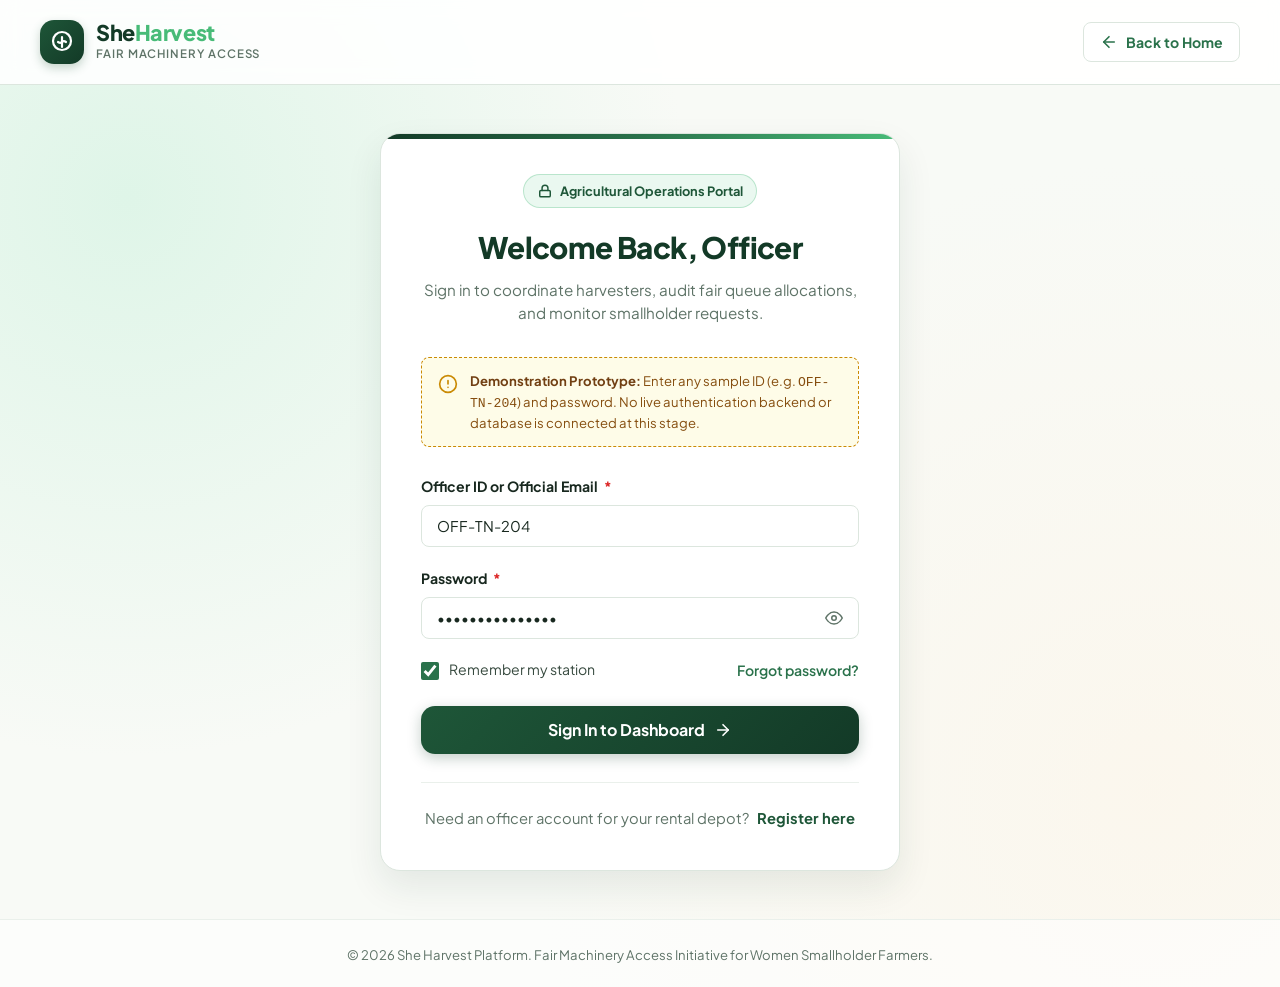
<file: officer/login.html>
<!DOCTYPE html>
<html lang="en">
<head>
  <meta charset="UTF-8">
  <meta name="viewport" content="width=device-width, initial-scale=1.0">
  <meta name="description" content="She Harvest Officer Portal - Login to monitor fair agricultural machinery bookings, review queue recommendations, and resolve complaints.">
  <title>Officer Login | She Harvest - Fair Agricultural Machinery Platform</title>

  <!-- Google Fonts: Plus Jakarta Sans -->
  <link rel="preconnect" href="https://fonts.googleapis.com">
  <link rel="preconnect" href="https://fonts.gstatic.com" crossorigin>
  <link href="https://fonts.googleapis.com/css2?family=Plus+Jakarta+Sans:wght@400;500;600;700;800&display=swap" rel="stylesheet">

  <!-- Core Stylesheets -->
  <link rel="stylesheet" href="../css/style.css">
  <link rel="stylesheet" href="css/components.css">
  <link rel="stylesheet" href="css/auth.css">
</head>
<body class="officer-auth-page">

  <!-- Header with Brand Logo & Back to Home -->
  <header class="officer-auth-header">
    <div class="auth-header-inner">
      <a href="../index.html" class="site-logo" aria-label="She Harvest Homepage">
        <div class="logo-icon-wrapper" aria-hidden="true">
          <svg width="24" height="24" viewBox="0 0 24 24" fill="none" stroke="currentColor" stroke-width="2.2" stroke-linecap="round" stroke-linejoin="round">
            <path d="M12 2a9 9 0 0 1 9 9c0 4.97-4.03 9-9 9A9 9 0 0 1 3 11a9 9 0 0 1 9-9z"></path>
            <path d="M12 7v10"></path>
            <path d="M8 12c1.5 1 3 1 4 0s2.5-1 4 0"></path>
          </svg>
        </div>
        <div class="logo-text-group">
          <span class="logo-title">She<span>Harvest</span></span>
          <span class="logo-tagline">Fair Machinery Access</span>
        </div>
      </a>

      <a href="../index.html" class="back-home-button" id="auth-back-home-btn">
        <svg width="18" height="18" viewBox="0 0 24 24" fill="none" stroke="currentColor" stroke-width="2.2" stroke-linecap="round" stroke-linejoin="round">
          <line x1="19" y1="12" x2="5" y2="12"></line>
          <polyline points="12 19 5 12 12 5"></polyline>
        </svg>
        Back to Home
      </a>
    </div>
  </header>

  <!-- Main Login Card Container -->
  <main class="officer-auth-main">
    <div class="auth-card-wrapper">
      
      <div class="officer-auth-card">
        
        <div class="auth-card-header">
          <div class="auth-brand-badge">
            <svg width="14" height="14" viewBox="0 0 24 24" fill="none" stroke="currentColor" stroke-width="2.5" stroke-linecap="round" stroke-linejoin="round">
              <rect x="3" y="11" width="18" height="11" rx="2" ry="2"></rect>
              <path d="M7 11V7a5 5 0 0 1 10 0v4"></path>
            </svg>
            Agricultural Operations Portal
          </div>
          <h1 class="auth-card-title">Welcome Back, Officer</h1>
          <p class="auth-card-subtitle">
            Sign in to coordinate harvesters, audit fair queue allocations, and monitor smallholder requests.
          </p>
        </div>

        <!-- Demonstration Notice Banner -->
        <div class="auth-demo-notice" role="alert">
          <svg width="20" height="20" viewBox="0 0 24 24" fill="none" stroke="currentColor" stroke-width="2" stroke-linecap="round" stroke-linejoin="round">
            <circle cx="12" cy="12" r="10"></circle>
            <line x1="12" y1="8" x2="12" y2="12"></line>
            <line x1="12" y1="16" x2="12.01" y2="16"></line>
          </svg>
          <div class="auth-demo-text">
            <strong>Demonstration Prototype:</strong> Enter any sample ID (e.g. <code>OFF-TN-204</code>) and password. No live authentication backend or database is connected at this stage.
          </div>
        </div>

        <!-- Login Form -->
        <form id="officer-login-form" novalidate>
          
          <!-- Officer ID / Email -->
          <div class="form-group">
            <label for="officer-id" class="form-label">
              Officer ID or Official Email <span class="required-star">*</span>
            </label>
            <input 
              type="text" 
              id="officer-id" 
              name="officer-id" 
              class="form-control" 
              placeholder="e.g. OFF-TN-204 or officer@agri.gov.in"
              value="OFF-TN-204"
              required
              autocomplete="username">
            <div class="invalid-feedback">Please enter your Officer ID or official email.</div>
          </div>

          <!-- Password with Show/Hide Control -->
          <div class="form-group">
            <label for="officer-password" class="form-label">
              Password <span class="required-star">*</span>
            </label>
            <div class="password-input-group">
              <input 
                type="password" 
                id="officer-password" 
                name="officer-password" 
                class="form-control" 
                placeholder="Enter your operational password"
                value="Demopassword123"
                required
                autocomplete="current-password">
              <button 
                type="button" 
                class="password-toggle-btn" 
                data-target="officer-password"
                aria-label="Show password"
                id="toggle-login-password">
                <svg width="18" height="18" viewBox="0 0 24 24" fill="none" stroke="currentColor" stroke-width="2" stroke-linecap="round" stroke-linejoin="round">
                  <path d="M1 12s4-8 11-8 11 8 11 8-4 8-11 8-11-8-11-8z"></path>
                  <circle cx="12" cy="12" r="3"></circle>
                </svg>
              </button>
            </div>
            <div class="invalid-feedback">Please enter your password.</div>
          </div>

          <!-- Remember Me & Forgot Password -->
          <div class="auth-actions-row">
            <div class="form-check" style="margin-bottom: 0;">
              <input type="checkbox" id="remember-me" class="form-check-input" checked>
              <label for="remember-me" class="form-check-label">Remember my station</label>
            </div>
            <a href="#" class="forgot-password-link" id="forgot-password-btn">Forgot password?</a>
          </div>

          <!-- Submit Button -->
          <button type="submit" class="btn-auth-submit" id="officer-login-submit-btn">
            <span>Sign In to Dashboard</span>
            <svg width="18" height="18" viewBox="0 0 24 24" fill="none" stroke="currentColor" stroke-width="2.2" stroke-linecap="round" stroke-linejoin="round">
              <line x1="5" y1="12" x2="19" y2="12"></line>
              <polyline points="12 5 19 12 12 19"></polyline>
            </svg>
          </button>

        </form>

        <!-- Link to Sign-Up -->
        <div class="auth-switch-link">
          Need an officer account for your rental depot?
          <a href="signup.html" id="link-to-signup">Register here</a>
        </div>

      </div>

    </div>
  </main>

  <!-- Simple Footer -->
  <footer class="officer-auth-footer">
    <p>&copy; 2026 She Harvest Platform. Fair Machinery Access Initiative for Women Smallholder Farmers.</p>
  </footer>

  <!-- Scripts -->
  <script src="js/auth.js"></script>
</body>
</html>
</file>
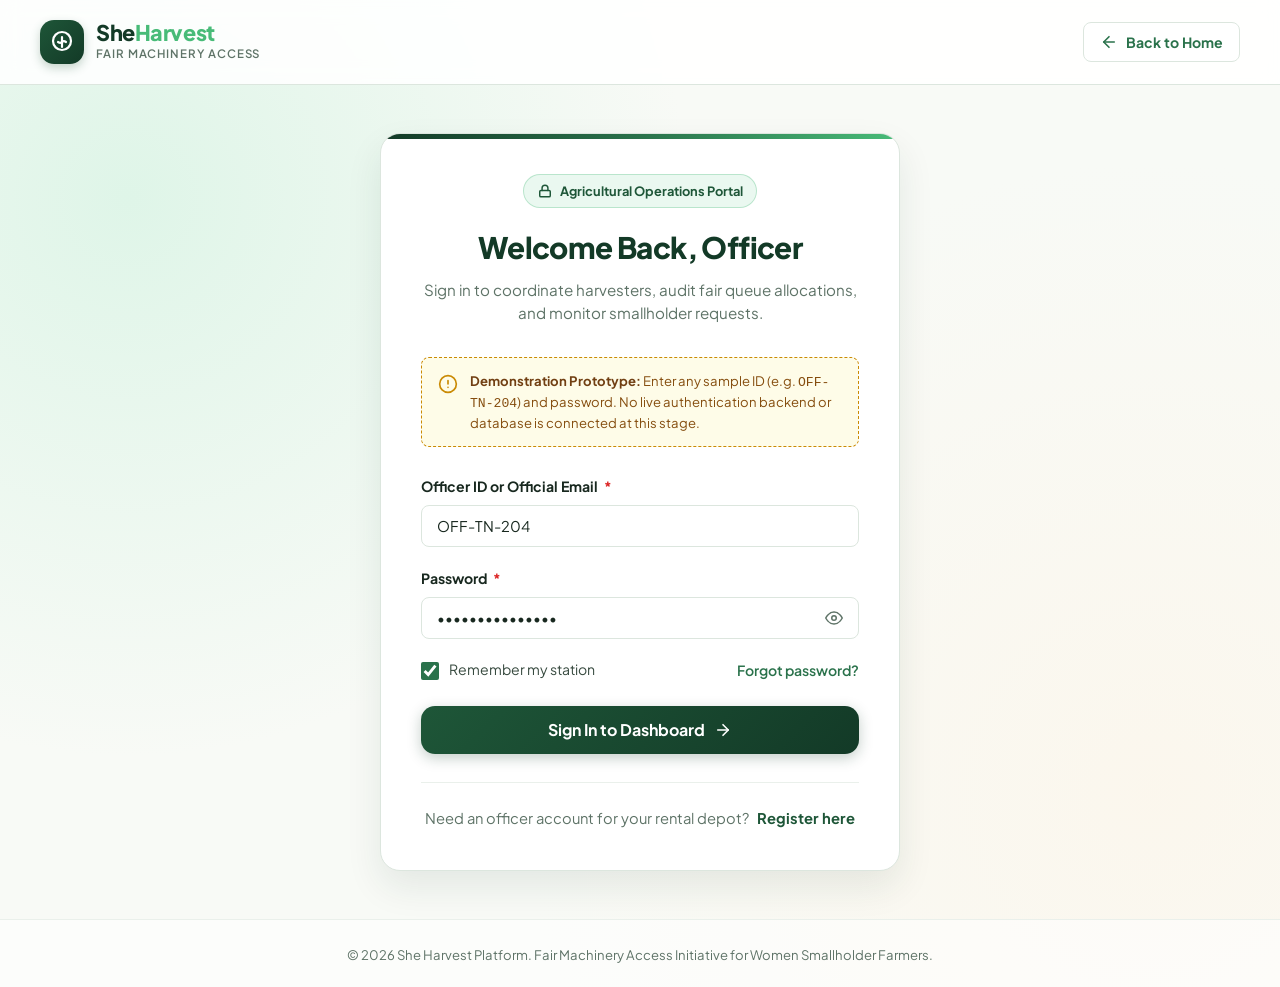
<file: officer/officer-login.html>
<!DOCTYPE html>
<html lang="en">
<head>
  <meta charset="UTF-8">
  <meta http-equiv="refresh" content="0; url=login.html">
  <title>Redirecting to Officer Login | She Harvest</title>
  <script>
    window.location.href = "login.html";
  </script>
</head>
<body style="font-family: sans-serif; text-align: center; padding: 3rem; background: #f8faf6; color: #1e5638;">
  <h2>Redirecting to She Harvest Officer Portal...</h2>
  <p>If you are not redirected automatically, please <a href="login.html" style="color: #2a724b; font-weight: bold;">click here to enter the Officer Login</a>.</p>
</body>
</html>
</file>
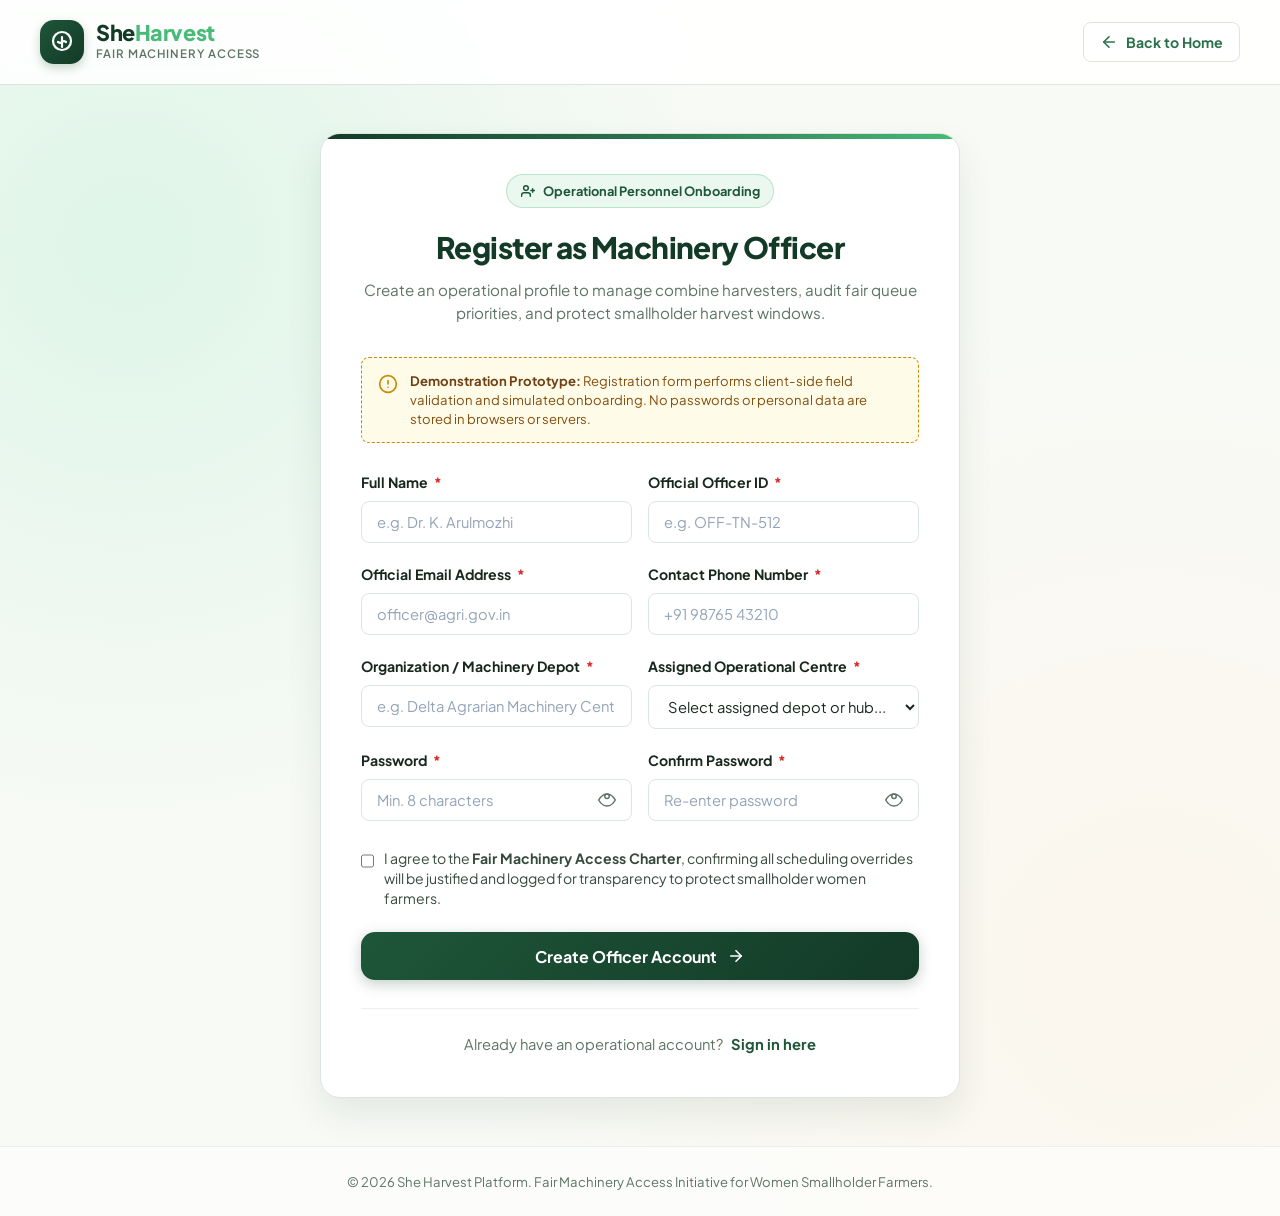
<file: officer/signup.html>
<!DOCTYPE html>
<html lang="en">
<head>
  <meta charset="UTF-8">
  <meta name="viewport" content="width=device-width, initial-scale=1.0">
  <meta name="description" content="She Harvest Officer Registration - Register an agricultural machinery depot or monitoring officer account for transparent harvest scheduling.">
  <title>Officer Registration | She Harvest - Fair Agricultural Machinery Platform</title>

  <!-- Google Fonts: Plus Jakarta Sans -->
  <link rel="preconnect" href="https://fonts.googleapis.com">
  <link rel="preconnect" href="https://fonts.gstatic.com" crossorigin>
  <link href="https://fonts.googleapis.com/css2?family=Plus+Jakarta+Sans:wght@400;500;600;700;800&display=swap" rel="stylesheet">

  <!-- Core Stylesheets -->
  <link rel="stylesheet" href="../css/style.css">
  <link rel="stylesheet" href="css/components.css">
  <link rel="stylesheet" href="css/auth.css">
</head>
<body class="officer-auth-page">

  <!-- Header with Brand Logo & Back to Home -->
  <header class="officer-auth-header">
    <div class="auth-header-inner">
      <a href="../index.html" class="site-logo" aria-label="She Harvest Homepage">
        <div class="logo-icon-wrapper" aria-hidden="true">
          <svg width="24" height="24" viewBox="0 0 24 24" fill="none" stroke="currentColor" stroke-width="2.2" stroke-linecap="round" stroke-linejoin="round">
            <path d="M12 2a9 9 0 0 1 9 9c0 4.97-4.03 9-9 9A9 9 0 0 1 3 11a9 9 0 0 1 9-9z"></path>
            <path d="M12 7v10"></path>
            <path d="M8 12c1.5 1 3 1 4 0s2.5-1 4 0"></path>
          </svg>
        </div>
        <div class="logo-text-group">
          <span class="logo-title">She<span>Harvest</span></span>
          <span class="logo-tagline">Fair Machinery Access</span>
        </div>
      </a>

      <a href="../index.html" class="back-home-button" id="signup-back-home-btn">
        <svg width="18" height="18" viewBox="0 0 24 24" fill="none" stroke="currentColor" stroke-width="2.2" stroke-linecap="round" stroke-linejoin="round">
          <line x1="19" y1="12" x2="5" y2="12"></line>
          <polyline points="12 19 5 12 12 5"></polyline>
        </svg>
        Back to Home
      </a>
    </div>
  </header>

  <!-- Main Sign-Up Card Container -->
  <main class="officer-auth-main">
    <div class="auth-card-wrapper signup-mode">
      
      <div class="officer-auth-card">
        
        <div class="auth-card-header">
          <div class="auth-brand-badge">
            <svg width="14" height="14" viewBox="0 0 24 24" fill="none" stroke="currentColor" stroke-width="2.5" stroke-linecap="round" stroke-linejoin="round">
              <path d="M16 21v-2a4 4 0 0 0-4-4H5a4 4 0 0 0-4 4v2"></path>
              <circle cx="8.5" cy="7" r="4"></circle>
              <line x1="20" y1="8" x2="20" y2="14"></line>
              <line x1="23" y1="11" x2="17" y2="11"></line>
            </svg>
            Operational Personnel Onboarding
          </div>
          <h1 class="auth-card-title">Register as Machinery Officer</h1>
          <p class="auth-card-subtitle">
            Create an operational profile to manage combine harvesters, audit fair queue priorities, and protect smallholder harvest windows.
          </p>
        </div>

        <!-- Demonstration Notice Banner -->
        <div class="auth-demo-notice" role="alert">
          <svg width="20" height="20" viewBox="0 0 24 24" fill="none" stroke="currentColor" stroke-width="2" stroke-linecap="round" stroke-linejoin="round">
            <circle cx="12" cy="12" r="10"></circle>
            <line x1="12" y1="8" x2="12" y2="12"></line>
            <line x1="12" y1="16" x2="12.01" y2="16"></line>
          </svg>
          <div class="auth-demo-text">
            <strong>Demonstration Prototype:</strong> Registration form performs client-side field validation and simulated onboarding. No passwords or personal data are stored in browsers or servers.
          </div>
        </div>

        <!-- Registration Form -->
        <form id="officer-signup-form" novalidate>

          <!-- Row 1: Full Name & Officer ID -->
          <div class="form-row">
            <div class="form-group">
              <label for="signup-name" class="form-label">
                Full Name <span class="required-star">*</span>
              </label>
              <input 
                type="text" 
                id="signup-name" 
                class="form-control" 
                placeholder="e.g. Dr. K. Arulmozhi" 
                required>
              <div class="invalid-feedback">Full name is required.</div>
            </div>

            <div class="form-group">
              <label for="signup-officer-id" class="form-label">
                Official Officer ID <span class="required-star">*</span>
              </label>
              <input 
                type="text" 
                id="signup-officer-id" 
                class="form-control" 
                placeholder="e.g. OFF-TN-512" 
                required>
              <div class="invalid-feedback">Officer identification number is required.</div>
            </div>
          </div>

          <!-- Row 2: Official Email & Phone -->
          <div class="form-row">
            <div class="form-group">
              <label for="signup-email" class="form-label">
                Official Email Address <span class="required-star">*</span>
              </label>
              <input 
                type="email" 
                id="signup-email" 
                class="form-control" 
                placeholder="officer@agri.gov.in" 
                required>
              <div class="invalid-feedback">Please enter a valid official email address.</div>
            </div>

            <div class="form-group">
              <label for="signup-phone" class="form-label">
                Contact Phone Number <span class="required-star">*</span>
              </label>
              <input 
                type="tel" 
                id="signup-phone" 
                class="form-control" 
                placeholder="+91 98765 43210" 
                required>
              <div class="invalid-feedback">Please enter a valid phone number.</div>
            </div>
          </div>

          <!-- Row 3: Organization & Assigned Centre -->
          <div class="form-row">
            <div class="form-group">
              <label for="signup-org" class="form-label">
                Organization / Machinery Depot <span class="required-star">*</span>
              </label>
              <input 
                type="text" 
                id="signup-org" 
                class="form-control" 
                placeholder="e.g. Delta Agrarian Machinery Centre" 
                required>
              <div class="invalid-feedback">Organization or rental center name is required.</div>
            </div>

            <div class="form-group">
              <label for="signup-centre" class="form-label">
                Assigned Operational Centre <span class="required-star">*</span>
              </label>
              <select id="signup-centre" class="form-select" required>
                <option value="">Select assigned depot or hub...</option>
                <option value="Thanjavur West Hub">Thanjavur West Hub (Delta Central)</option>
                <option value="Kumbakonam Depot">Kumbakonam East Machinery Depot</option>
                <option value="Pattukkottai Sub-Station">Pattukkottai Coastal Sub-Station</option>
                <option value="Mayiladuthurai Service Centre">Mayiladuthurai Service Centre</option>
                <option value="Tiruvarur Agricultural Hub">Tiruvarur Agricultural Hub</option>
              </select>
              <div class="invalid-feedback">Please select your assigned operational centre.</div>
            </div>
          </div>

          <!-- Row 4: Password & Confirm Password -->
          <div class="form-row">
            <div class="form-group">
              <label for="signup-password" class="form-label">
                Password <span class="required-star">*</span>
              </label>
              <div class="password-input-group">
                <input 
                  type="password" 
                  id="signup-password" 
                  class="form-control" 
                  placeholder="Min. 8 characters" 
                  required>
                <button 
                  type="button" 
                  class="password-toggle-btn" 
                  data-target="signup-password" 
                  aria-label="Show password">
                  <svg width="18" height="18" viewBox="0 0 24 24" fill="none" stroke="currentColor" stroke-width="2" stroke-linecap="round" stroke-linejoin="round">
                    <path d="M1 12s4-8 11-8 11 8 11 8-4 8-11 8-11-8-11-8z"></path>
                    <circle cx="12" cy="7" r="3"></circle>
                  </svg>
                </button>
              </div>
              <div class="invalid-feedback">Password must be at least 8 characters long.</div>
            </div>

            <div class="form-group">
              <label for="signup-confirm-password" class="form-label">
                Confirm Password <span class="required-star">*</span>
              </label>
              <div class="password-input-group">
                <input 
                  type="password" 
                  id="signup-confirm-password" 
                  class="form-control" 
                  placeholder="Re-enter password" 
                  required>
                <button 
                  type="button" 
                  class="password-toggle-btn" 
                  data-target="signup-confirm-password" 
                  aria-label="Show password">
                  <svg width="18" height="18" viewBox="0 0 24 24" fill="none" stroke="currentColor" stroke-width="2" stroke-linecap="round" stroke-linejoin="round">
                    <path d="M1 12s4-8 11-8 11 8 11 8-4 8-11 8-11-8-11-8z"></path>
                    <circle cx="12" cy="7" r="3"></circle>
                  </svg>
                </button>
              </div>
              <div class="invalid-feedback">Passwords do not match.</div>
            </div>
          </div>

          <!-- Terms Checkbox -->
          <div class="form-check" style="margin-top: 0.5rem; margin-bottom: 1.5rem;">
            <input type="checkbox" id="signup-terms" class="form-check-input" required>
            <label for="signup-terms" class="form-check-label">
              I agree to the <strong>Fair Machinery Access Charter</strong>, confirming all scheduling overrides will be justified and logged for transparency to protect smallholder women farmers.
            </label>
          </div>

          <!-- Submit Button -->
          <button type="submit" class="btn-auth-submit" id="officer-signup-submit-btn">
            <span>Create Officer Account</span>
            <svg width="18" height="18" viewBox="0 0 24 24" fill="none" stroke="currentColor" stroke-width="2.2" stroke-linecap="round" stroke-linejoin="round">
              <line x1="5" y1="12" x2="19" y2="12"></line>
              <polyline points="12 5 19 12 12 19"></polyline>
            </svg>
          </button>

        </form>

        <!-- Switch to Login -->
        <div class="auth-switch-link">
          Already have an operational account?
          <a href="login.html" id="link-to-login">Sign in here</a>
        </div>

      </div>

    </div>
  </main>

  <!-- Simple Footer -->
  <footer class="officer-auth-footer">
    <p>&copy; 2026 She Harvest Platform. Fair Machinery Access Initiative for Women Smallholder Farmers.</p>
  </footer>

  <!-- Scripts -->
  <script src="js/auth.js"></script>
</body>
</html>
</file>
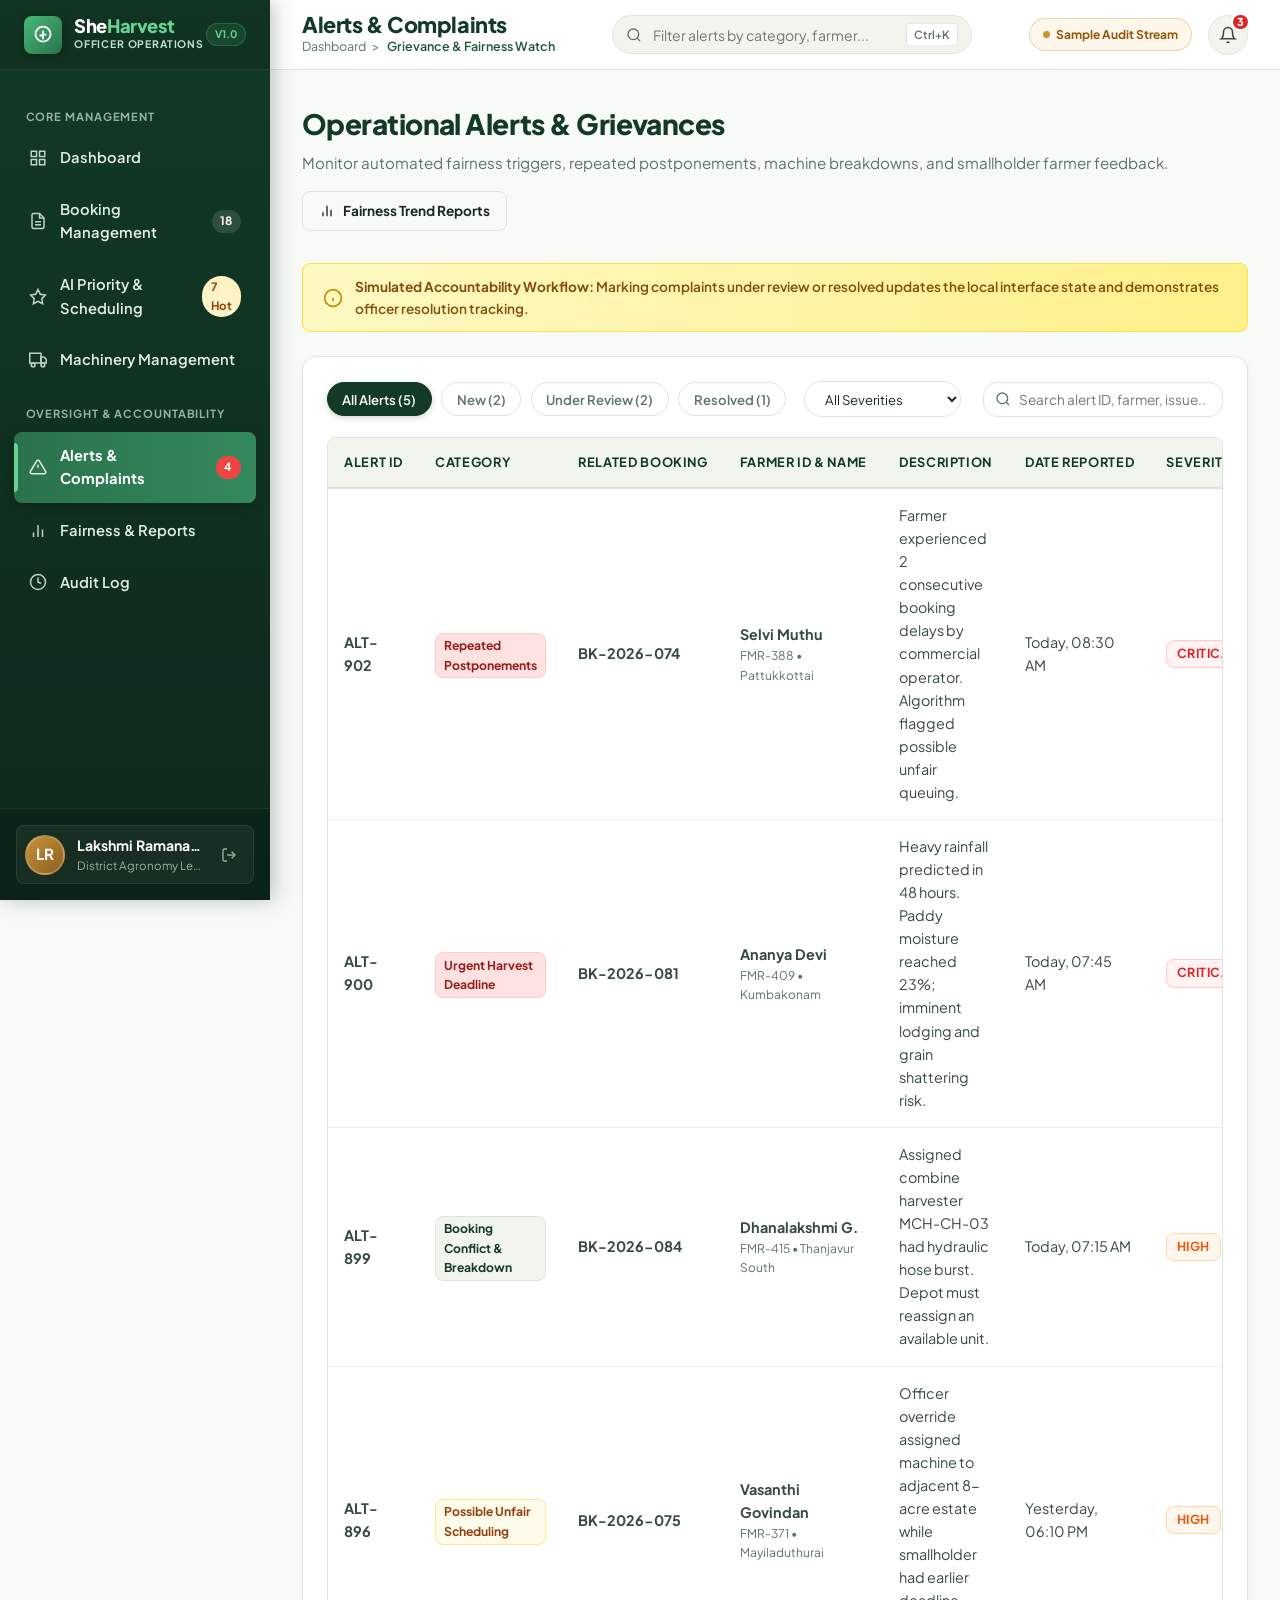
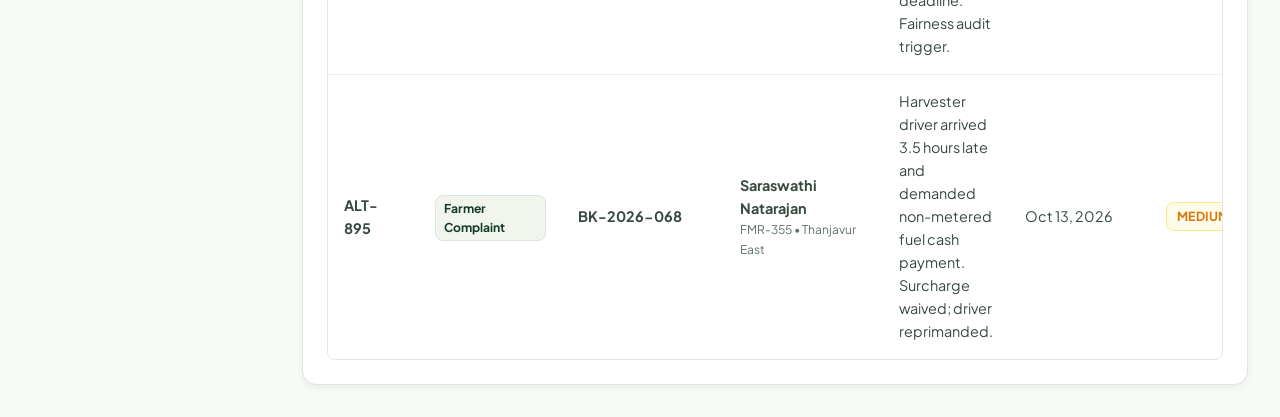
<file: officer/modules/alerts-complaints.html>
<!DOCTYPE html>
<html lang="en">
<head>
  <meta charset="UTF-8">
  <meta name="viewport" content="width=device-width, initial-scale=1.0">
  <meta name="description" content="She Harvest Alerts & Complaints - Investigate potential unfair scheduling, emergency harvest windows, and farmer feedback.">
  <title>Alerts & Complaints | She Harvest Officer Portal</title>

  <!-- Google Fonts: Plus Jakarta Sans -->
  <link rel="preconnect" href="https://fonts.googleapis.com">
  <link rel="preconnect" href="https://fonts.gstatic.com" crossorigin>
  <link href="https://fonts.googleapis.com/css2?family=Plus+Jakarta+Sans:wght@400;500;600;700;800&display=swap" rel="stylesheet">

  <!-- Core Stylesheets -->
  <link rel="stylesheet" href="../../css/style.css">
  <link rel="stylesheet" href="../css/components.css">
  <link rel="stylesheet" href="../css/alerts-complaints.css">
</head>
<body class="officer-app-layout">

  <!-- =========================================================================
       1. Sidebar Navigation
       ========================================================================= -->
  <aside class="officer-sidebar" aria-label="Officer Sidebar Navigation">
    
    <div class="sidebar-header">
      <a href="../dashboard.html" class="sidebar-logo">
        <div class="sidebar-logo-icon" aria-hidden="true">
          <svg width="20" height="20" viewBox="0 0 24 24" fill="none" stroke="currentColor" stroke-width="2.2">
            <path d="M12 2a9 9 0 0 1 9 9c0 4.97-4.03 9-9 9A9 9 0 0 1 3 11a9 9 0 0 1 9-9z"></path>
            <path d="M12 7v10"></path>
            <path d="M8 12c1.5 1 3 1 4 0s2.5-1 4 0"></path>
          </svg>
        </div>
        <div class="sidebar-logo-text">
          <span class="sidebar-logo-title">She<span>Harvest</span></span>
          <span class="sidebar-logo-badge">Officer Operations</span>
        </div>
      </a>
      <span class="sidebar-badge-pill">V1.0</span>
    </div>

    <!-- Navigation Links -->
    <nav class="sidebar-nav">
      
      <span class="nav-section-title">Core Management</span>

      <a href="../dashboard.html" class="sidebar-link">
        <svg width="18" height="18" viewBox="0 0 24 24" fill="none" stroke="currentColor" stroke-width="2"><rect x="3" y="3" width="7" height="7"></rect><rect x="14" y="3" width="7" height="7"></rect><rect x="14" y="14" width="7" height="7"></rect><rect x="3" y="14" width="7" height="7"></rect></svg>
        <span>Dashboard</span>
      </a>

      <a href="bookings.html" class="sidebar-link">
        <svg width="18" height="18" viewBox="0 0 24 24" fill="none" stroke="currentColor" stroke-width="2"><path d="M14 2H6a2 2 0 0 0-2 2v16a2 2 0 0 0 2 2h12a2 2 0 0 0 2-2V8z"></path><polyline points="14 2 14 8 20 8"></polyline><line x1="16" y1="13" x2="8" y2="13"></line><line x1="16" y1="17" x2="8" y2="17"></line></svg>
        <span>Booking Management</span>
        <span class="nav-counter">18</span>
      </a>

      <a href="priority-scheduling.html" class="sidebar-link">
        <svg width="18" height="18" viewBox="0 0 24 24" fill="none" stroke="currentColor" stroke-width="2"><polygon points="12 2 15.09 8.26 22 9.27 17 14.14 18.18 21.02 12 17.77 5.82 21.02 7 14.14 2 9.27 8.91 8.26 12 2"></polygon></svg>
        <span>AI Priority & Scheduling</span>
        <span class="nav-counter" style="background-color: #fef3c7; color: #92400e;">7 Hot</span>
      </a>

      <a href="machinery.html" class="sidebar-link">
        <svg width="18" height="18" viewBox="0 0 24 24" fill="none" stroke="currentColor" stroke-width="2"><rect x="1" y="3" width="15" height="13"></rect><polygon points="16 8 20 8 23 11 23 16 16 16 8"></polygon><circle cx="5.5" cy="18.5" r="2.5"></circle><circle cx="18.5" cy="18.5" r="2.5"></circle></svg>
        <span>Machinery Management</span>
      </a>

      <span class="nav-section-title">Oversight & Accountability</span>

      <a href="alerts-complaints.html" class="sidebar-link active">
        <svg width="18" height="18" viewBox="0 0 24 24" fill="none" stroke="currentColor" stroke-width="2"><path d="M10.29 3.86L1.82 18a2 2 0 0 0 1.71 3h16.94a2 2 0 0 0 1.71-3L13.71 3.86a2 2 0 0 0-3.42 0z"></path><line x1="12" y1="9" x2="12" y2="13"></line><line x1="12" y1="17" x2="12.01" y2="17"></line></svg>
        <span>Alerts & Complaints</span>
        <span class="nav-counter alert-counter">4</span>
      </a>

      <a href="fairness-reports.html" class="sidebar-link">
        <svg width="18" height="18" viewBox="0 0 24 24" fill="none" stroke="currentColor" stroke-width="2"><line x1="18" y1="20" x2="18" y2="10"></line><line x1="12" y1="20" x2="12" y2="4"></line><line x1="6" y1="20" x2="6" y2="14"></line></svg>
        <span>Fairness & Reports</span>
      </a>

      <a href="audit-log.html" class="sidebar-link">
        <svg width="18" height="18" viewBox="0 0 24 24" fill="none" stroke="currentColor" stroke-width="2"><circle cx="12" cy="12" r="10"></circle><polyline points="12 6 12 12 16 14"></polyline></svg>
        <span>Audit Log</span>
      </a>

    </nav>

    <!-- Officer Profile & Logout -->
    <div class="sidebar-footer">
      <div class="officer-profile-card">
        <div class="officer-avatar" aria-hidden="true">LR</div>
        <div class="officer-details">
          <span class="officer-name">Lakshmi Ramanathan</span>
          <span class="officer-role">District Agronomy Lead</span>
        </div>
        <a href="../login.html" class="officer-logout-btn" title="Sign out" aria-label="Sign out">
          <svg width="16" height="16" viewBox="0 0 24 24" fill="none" stroke="currentColor" stroke-width="2"><path d="M9 21H5a2 2 0 0 1-2-2V5a2 2 0 0 1 2-2h4"></path><polyline points="16 17 21 12 16 7"></polyline><line x1="21" y1="12" x2="9" y2="12"></line></svg>
        </a>
      </div>
    </div>

  </aside>

  <!-- =========================================================================
       2. Main Content Wrapper
       ========================================================================= -->
  <div class="officer-main-wrapper">
    
    <!-- Topbar -->
    <header class="officer-topbar">
      <div class="topbar-left">
        <button type="button" class="sidebar-toggle-btn" id="sidebar-toggle-btn" aria-label="Toggle navigation menu">
          <svg width="20" height="20" viewBox="0 0 24 24" fill="none" stroke="currentColor" stroke-width="2.2"><line x1="3" y1="12" x2="21" y2="12"></line><line x1="3" y1="6" x2="21" y2="6"></line><line x1="3" y1="18" x2="21" y2="18"></line></svg>
        </button>

        <div class="topbar-page-heading">
          <h1 class="topbar-title">Alerts & Complaints</h1>
          <div class="topbar-breadcrumbs">
            <a href="../dashboard.html">Dashboard</a> &gt; <span>Grievance & Fairness Watch</span>
          </div>
        </div>
      </div>

      <!-- Quick Search Bar -->
      <div class="topbar-search-form">
        <svg class="topbar-search-icon" width="16" height="16" viewBox="0 0 24 24" fill="none" stroke="currentColor" stroke-width="2"><circle cx="11" cy="11" r="8"></circle><line x1="21" y1="21" x2="16.65" y2="16.65"></line></svg>
        <input 
          type="text" 
          id="topbar-search-input" 
          class="topbar-search-input" 
          placeholder="Filter alerts by category, farmer...">
        <span class="topbar-search-shortcut">Ctrl+K</span>
      </div>

      <!-- Right Actions -->
      <div class="topbar-right">
        <div class="demo-indicator-pill">
          <span class="indicator-dot"></span>
          Sample Audit Stream
        </div>

        <button type="button" class="topbar-action-btn" id="topbar-notification-btn" aria-label="Notifications">
          <svg width="18" height="18" viewBox="0 0 24 24" fill="none" stroke="currentColor" stroke-width="2"><path d="M18 8A6 6 0 0 0 6 8c0 7-3 9-3 9h18s-3-2-3-9"></path><path d="M13.73 21a2 2 0 0 1-3.46 0"></path></svg>
          <span class="notification-badge-count">3</span>
        </button>
      </div>
    </header>

    <!-- Main Content Body -->
    <main class="officer-content-body">
      
      <!-- Module Header -->
      <div class="module-header-block">
        <div class="module-title-group">
          <h2>Operational Alerts & Grievances</h2>
          <p>
            Monitor automated fairness triggers, repeated postponements, machine breakdowns, and smallholder farmer feedback.
          </p>
        </div>
        <div class="module-action-buttons">
          <a href="fairness-reports.html" class="btn btn-outline btn-sm">
            <svg width="16" height="16" viewBox="0 0 24 24" fill="none" stroke="currentColor" stroke-width="2"><line x1="18" y1="20" x2="18" y2="10"></line><line x1="12" y1="20" x2="12" y2="4"></line><line x1="6" y1="20" x2="6" y2="14"></line></svg>
            Fairness Trend Reports
          </a>
        </div>
      </div>

      <!-- Demo Note -->
      <div class="demo-banner">
        <div class="demo-banner-content">
          <svg width="20" height="20" viewBox="0 0 24 24" fill="none" stroke="currentColor" stroke-width="2"><circle cx="12" cy="12" r="10"></circle><line x1="12" y1="16" x2="12" y2="12"></line><line x1="12" y1="8" x2="12.01" y2="8"></line></svg>
          <span>
            <strong>Simulated Accountability Workflow:</strong> Marking complaints under review or resolved updates the local interface state and demonstrates officer resolution tracking.
          </span>
        </div>
      </div>

      <!-- Table Card -->
      <div class="admin-card">
        
        <!-- Table Toolbar: Filters by Status & Severity -->
        <div class="table-toolbar">
          <div class="toolbar-filters">
            <button type="button" class="filter-btn alert-status-filter-btn active" data-status="all">All Alerts (5)</button>
            <button type="button" class="filter-btn alert-status-filter-btn" data-status="new">New (2)</button>
            <button type="button" class="filter-btn alert-status-filter-btn" data-status="under-review">Under Review (2)</button>
            <button type="button" class="filter-btn alert-status-filter-btn" data-status="resolved">Resolved (1)</button>

            <!-- Severity Select -->
            <select id="alert-severity-select" class="form-select" style="width: auto; padding: 0.45rem 1rem; font-size: 0.82rem; border-radius: var(--radius-full); margin-left: 0.5rem;">
              <option value="all">All Severities</option>
              <option value="critical">Critical Severity</option>
              <option value="high">High Severity</option>
              <option value="medium">Medium Severity</option>
              <option value="low">Low Severity</option>
            </select>
          </div>

          <div class="toolbar-search">
            <svg width="16" height="16" viewBox="0 0 24 24" fill="none" stroke="currentColor" stroke-width="2"><circle cx="11" cy="11" r="8"></circle><line x1="21" y1="21" x2="16.65" y2="16.65"></line></svg>
            <input type="text" id="alerts-search-input" placeholder="Search alert ID, farmer, issue...">
          </div>
        </div>

        <!-- Data Table -->
        <div class="table-responsive">
          <table class="data-table">
            <thead>
              <tr>
                <th>Alert ID</th>
                <th>Category</th>
                <th>Related Booking</th>
                <th>Farmer ID & Name</th>
                <th>Description</th>
                <th>Date Reported</th>
                <th>Severity</th>
                <th>Review Status</th>
                <th>Actions</th>
              </tr>
            </thead>
            <tbody id="alerts-table-body">
              
              <!-- 1. Repeated Postponements (Critical) -->
              <tr data-status="new" data-severity="critical">
                <td class="col-alert-id"><strong>ALT-902</strong></td>
                <td class="col-alert-category">
                  <span class="alert-category-badge" style="background:#fee2e2; color:#991b1b; border-color:#fecaca;">
                    Repeated Postponements
                  </span>
                </td>
                <td class="col-alert-booking"><strong>BK-2026-074</strong></td>
                <td class="col-alert-farmer">
                  <div style="font-weight: 700;">Selvi Muthu</div>
                  <div style="font-size: 0.75rem; color: #5e7367;">FMR-388 &bull; Pattukkottai</div>
                </td>
                <td class="col-alert-desc" style="max-width: 260px;">
                  Farmer experienced 2 consecutive booking delays by commercial operator. Algorithm flagged possible unfair queuing.
                </td>
                <td class="col-alert-date">Today, 08:30 AM</td>
                <td class="col-alert-severity">
                  <span class="severity-pill severity-critical">Critical</span>
                </td>
                <td class="col-alert-status">
                  <span class="status-pill status-rejected">New Flag</span>
                </td>
                <td>
                  <div class="action-btn-group">
                    <button type="button" class="btn-icon-action btn-mark-under-review" title="Mark Under Investigation">
                      <svg width="15" height="15" viewBox="0 0 24 24" fill="none" stroke="currentColor" stroke-width="2"><circle cx="12" cy="12" r="10"></circle><polyline points="12 6 12 12 16 14"></polyline></svg>
                    </button>
                    <button type="button" class="btn-icon-action approve btn-mark-resolved" title="Resolve & Take Action">
                      <svg width="15" height="15" viewBox="0 0 24 24" fill="none" stroke="currentColor" stroke-width="2.5"><polyline points="20 6 9 17 4 12"></polyline></svg>
                    </button>
                    <button type="button" class="btn-icon-action btn-view-alert-details" title="View Full Report">
                      <svg width="15" height="15" viewBox="0 0 24 24" fill="none" stroke="currentColor" stroke-width="2"><circle cx="12" cy="12" r="10"></circle><line x1="12" y1="16" x2="12" y2="12"></line><line x1="12" y1="8" x2="12.01" y2="8"></line></svg>
                    </button>
                  </div>
                </td>
              </tr>

              <!-- 2. Urgent Harvest Deadlines (Critical) -->
              <tr data-status="under-review" data-severity="critical">
                <td class="col-alert-id"><strong>ALT-900</strong></td>
                <td class="col-alert-category">
                  <span class="alert-category-badge" style="background:#fee2e2; color:#991b1b; border-color:#fecaca;">
                    Urgent Harvest Deadline
                  </span>
                </td>
                <td class="col-alert-booking"><strong>BK-2026-081</strong></td>
                <td class="col-alert-farmer">
                  <div style="font-weight: 700;">Ananya Devi</div>
                  <div style="font-size: 0.75rem; color: #5e7367;">FMR-409 &bull; Kumbakonam</div>
                </td>
                <td class="col-alert-desc" style="max-width: 260px;">
                  Heavy rainfall predicted in 48 hours. Paddy moisture reached 23%; imminent lodging and grain shattering risk.
                </td>
                <td class="col-alert-date">Today, 07:45 AM</td>
                <td class="col-alert-severity">
                  <span class="severity-pill severity-critical">Critical</span>
                </td>
                <td class="col-alert-status">
                  <span class="status-pill status-pending">Under Review</span>
                </td>
                <td>
                  <div class="action-btn-group">
                    <button type="button" class="btn-icon-action approve btn-mark-resolved" title="Resolve & Take Action">
                      <svg width="15" height="15" viewBox="0 0 24 24" fill="none" stroke="currentColor" stroke-width="2.5"><polyline points="20 6 9 17 4 12"></polyline></svg>
                    </button>
                    <button type="button" class="btn-icon-action btn-view-alert-details" title="View Full Report">
                      <svg width="15" height="15" viewBox="0 0 24 24" fill="none" stroke="currentColor" stroke-width="2"><circle cx="12" cy="12" r="10"></circle><line x1="12" y1="16" x2="12" y2="12"></line><line x1="12" y1="8" x2="12.01" y2="8"></line></svg>
                    </button>
                  </div>
                </td>
              </tr>

              <!-- 3. Machine Breakdown / Booking Conflict (High) -->
              <tr data-status="new" data-severity="high">
                <td class="col-alert-id"><strong>ALT-899</strong></td>
                <td class="col-alert-category">
                  <span class="alert-category-badge">
                    Booking Conflict & Breakdown
                  </span>
                </td>
                <td class="col-alert-booking"><strong>BK-2026-084</strong></td>
                <td class="col-alert-farmer">
                  <div style="font-weight: 700;">Dhanalakshmi G.</div>
                  <div style="font-size: 0.75rem; color: #5e7367;">FMR-415 &bull; Thanjavur South</div>
                </td>
                <td class="col-alert-desc" style="max-width: 260px;">
                  Assigned combine harvester MCH-CH-03 had hydraulic hose burst. Depot must reassign an available unit.
                </td>
                <td class="col-alert-date">Today, 07:15 AM</td>
                <td class="col-alert-severity">
                  <span class="severity-pill severity-high">High</span>
                </td>
                <td class="col-alert-status">
                  <span class="status-pill status-rejected">New Flag</span>
                </td>
                <td>
                  <div class="action-btn-group">
                    <button type="button" class="btn-icon-action btn-mark-under-review" title="Mark Under Investigation">
                      <svg width="15" height="15" viewBox="0 0 24 24" fill="none" stroke="currentColor" stroke-width="2"><circle cx="12" cy="12" r="10"></circle><polyline points="12 6 12 12 16 14"></polyline></svg>
                    </button>
                    <button type="button" class="btn-icon-action approve btn-mark-resolved" title="Resolve & Take Action">
                      <svg width="15" height="15" viewBox="0 0 24 24" fill="none" stroke="currentColor" stroke-width="2.5"><polyline points="20 6 9 17 4 12"></polyline></svg>
                    </button>
                    <button type="button" class="btn-icon-action btn-view-alert-details" title="View Full Report">
                      <svg width="15" height="15" viewBox="0 0 24 24" fill="none" stroke="currentColor" stroke-width="2"><circle cx="12" cy="12" r="10"></circle><line x1="12" y1="16" x2="12" y2="12"></line><line x1="12" y1="8" x2="12.01" y2="8"></line></svg>
                    </button>
                  </div>
                </td>
              </tr>

              <!-- 4. Possible Unfair Scheduling (High) -->
              <tr data-status="under-review" data-severity="high">
                <td class="col-alert-id"><strong>ALT-896</strong></td>
                <td class="col-alert-category">
                  <span class="alert-category-badge" style="background:#fffbeb; color:#92400e; border-color:#fde68a;">
                    Possible Unfair Scheduling
                  </span>
                </td>
                <td class="col-alert-booking"><strong>BK-2026-075</strong></td>
                <td class="col-alert-farmer">
                  <div style="font-weight: 700;">Vasanthi Govindan</div>
                  <div style="font-size: 0.75rem; color: #5e7367;">FMR-371 &bull; Mayiladuthurai</div>
                </td>
                <td class="col-alert-desc" style="max-width: 260px;">
                  Officer override assigned machine to adjacent 8-acre estate while smallholder had earlier deadline. Fairness audit trigger.
                </td>
                <td class="col-alert-date">Yesterday, 06:10 PM</td>
                <td class="col-alert-severity">
                  <span class="severity-pill severity-high">High</span>
                </td>
                <td class="col-alert-status">
                  <span class="status-pill status-pending">Under Review</span>
                </td>
                <td>
                  <div class="action-btn-group">
                    <button type="button" class="btn-icon-action approve btn-mark-resolved" title="Resolve & Take Action">
                      <svg width="15" height="15" viewBox="0 0 24 24" fill="none" stroke="currentColor" stroke-width="2.5"><polyline points="20 6 9 17 4 12"></polyline></svg>
                    </button>
                    <button type="button" class="btn-icon-action btn-view-alert-details" title="View Full Report">
                      <svg width="15" height="15" viewBox="0 0 24 24" fill="none" stroke="currentColor" stroke-width="2"><circle cx="12" cy="12" r="10"></circle><line x1="12" y1="16" x2="12" y2="12"></line><line x1="12" y1="8" x2="12.01" y2="8"></line></svg>
                    </button>
                  </div>
                </td>
              </tr>

              <!-- 5. Farmer Complaint: Late Arrival (Resolved) -->
              <tr data-status="resolved" data-severity="medium">
                <td class="col-alert-id"><strong>ALT-895</strong></td>
                <td class="col-alert-category">
                  <span class="alert-category-badge">
                    Farmer Complaint
                  </span>
                </td>
                <td class="col-alert-booking"><strong>BK-2026-068</strong></td>
                <td class="col-alert-farmer">
                  <div style="font-weight: 700;">Saraswathi Natarajan</div>
                  <div style="font-size: 0.75rem; color: #5e7367;">FMR-355 &bull; Thanjavur East</div>
                </td>
                <td class="col-alert-desc" style="max-width: 260px;">
                  Harvester driver arrived 3.5 hours late and demanded non-metered fuel cash payment. Surcharge waived; driver reprimanded.
                </td>
                <td class="col-alert-date">Oct 13, 2026</td>
                <td class="col-alert-severity">
                  <span class="severity-pill severity-medium">Medium</span>
                </td>
                <td class="col-alert-status">
                  <span class="status-pill status-completed">Resolved</span>
                </td>
                <td>
                  <div class="action-btn-group">
                    <button type="button" class="btn-icon-action btn-view-alert-details" title="View Full Report">
                      <svg width="15" height="15" viewBox="0 0 24 24" fill="none" stroke="currentColor" stroke-width="2"><circle cx="12" cy="12" r="10"></circle><line x1="12" y1="16" x2="12" y2="12"></line><line x1="12" y1="8" x2="12.01" y2="8"></line></svg>
                    </button>
                  </div>
                </td>
              </tr>

            </tbody>
          </table>
        </div>

      </div>

    </main>

  </div>

  <!-- Toast Container -->
  <div class="toast-container" aria-live="polite"></div>

  <!-- Scripts -->
  <script src="../js/navigation.js"></script>
  <script src="../js/alerts-complaints.js"></script>
</body>
</html>
</file>
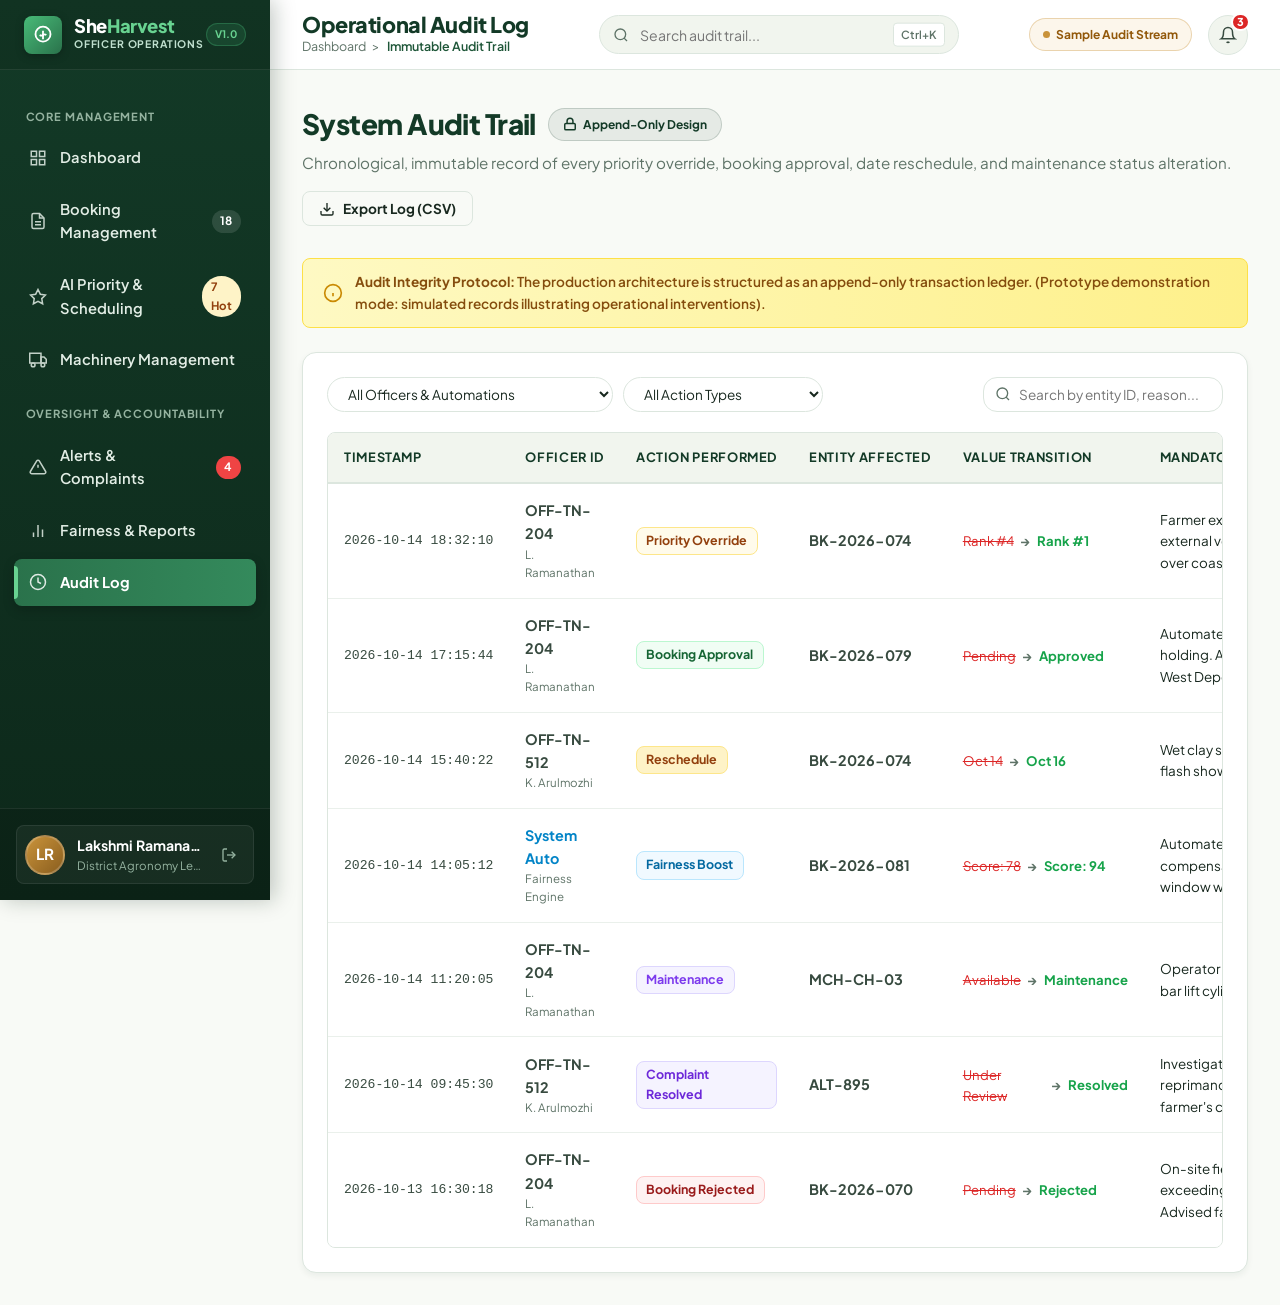
<file: officer/modules/audit-log.html>
<!DOCTYPE html>
<html lang="en">
<head>
  <meta charset="UTF-8">
  <meta name="viewport" content="width=device-width, initial-scale=1.0">
  <meta name="description" content="She Harvest Audit Log - Transparent, append-only chronological history of scheduling actions, overrides, and operator interventions.">
  <title>Audit Log | She Harvest Officer Portal</title>

  <!-- Google Fonts: Plus Jakarta Sans -->
  <link rel="preconnect" href="https://fonts.googleapis.com">
  <link rel="preconnect" href="https://fonts.gstatic.com" crossorigin>
  <link href="https://fonts.googleapis.com/css2?family=Plus+Jakarta+Sans:wght@400;500;600;700;800&display=swap" rel="stylesheet">

  <!-- Core Stylesheets -->
  <link rel="stylesheet" href="../../css/style.css">
  <link rel="stylesheet" href="../css/components.css">
  <link rel="stylesheet" href="../css/audit-log.css">
</head>
<body class="officer-app-layout">

  <!-- =========================================================================
       1. Sidebar Navigation
       ========================================================================= -->
  <aside class="officer-sidebar" aria-label="Officer Sidebar Navigation">
    
    <div class="sidebar-header">
      <a href="../dashboard.html" class="sidebar-logo">
        <div class="sidebar-logo-icon" aria-hidden="true">
          <svg width="20" height="20" viewBox="0 0 24 24" fill="none" stroke="currentColor" stroke-width="2.2">
            <path d="M12 2a9 9 0 0 1 9 9c0 4.97-4.03 9-9 9A9 9 0 0 1 3 11a9 9 0 0 1 9-9z"></path>
            <path d="M12 7v10"></path>
            <path d="M8 12c1.5 1 3 1 4 0s2.5-1 4 0"></path>
          </svg>
        </div>
        <div class="sidebar-logo-text">
          <span class="sidebar-logo-title">She<span>Harvest</span></span>
          <span class="sidebar-logo-badge">Officer Operations</span>
        </div>
      </a>
      <span class="sidebar-badge-pill">V1.0</span>
    </div>

    <!-- Navigation Links -->
    <nav class="sidebar-nav">
      
      <span class="nav-section-title">Core Management</span>

      <a href="../dashboard.html" class="sidebar-link">
        <svg width="18" height="18" viewBox="0 0 24 24" fill="none" stroke="currentColor" stroke-width="2"><rect x="3" y="3" width="7" height="7"></rect><rect x="14" y="3" width="7" height="7"></rect><rect x="14" y="14" width="7" height="7"></rect><rect x="3" y="14" width="7" height="7"></rect></svg>
        <span>Dashboard</span>
      </a>

      <a href="bookings.html" class="sidebar-link">
        <svg width="18" height="18" viewBox="0 0 24 24" fill="none" stroke="currentColor" stroke-width="2"><path d="M14 2H6a2 2 0 0 0-2 2v16a2 2 0 0 0 2 2h12a2 2 0 0 0 2-2V8z"></path><polyline points="14 2 14 8 20 8"></polyline><line x1="16" y1="13" x2="8" y2="13"></line><line x1="16" y1="17" x2="8" y2="17"></line></svg>
        <span>Booking Management</span>
        <span class="nav-counter">18</span>
      </a>

      <a href="priority-scheduling.html" class="sidebar-link">
        <svg width="18" height="18" viewBox="0 0 24 24" fill="none" stroke="currentColor" stroke-width="2"><polygon points="12 2 15.09 8.26 22 9.27 17 14.14 18.18 21.02 12 17.77 5.82 21.02 7 14.14 2 9.27 8.91 8.26 12 2"></polygon></svg>
        <span>AI Priority & Scheduling</span>
        <span class="nav-counter" style="background-color: #fef3c7; color: #92400e;">7 Hot</span>
      </a>

      <a href="machinery.html" class="sidebar-link">
        <svg width="18" height="18" viewBox="0 0 24 24" fill="none" stroke="currentColor" stroke-width="2"><rect x="1" y="3" width="15" height="13"></rect><polygon points="16 8 20 8 23 11 23 16 16 16 8"></polygon><circle cx="5.5" cy="18.5" r="2.5"></circle><circle cx="18.5" cy="18.5" r="2.5"></circle></svg>
        <span>Machinery Management</span>
      </a>

      <span class="nav-section-title">Oversight & Accountability</span>

      <a href="alerts-complaints.html" class="sidebar-link">
        <svg width="18" height="18" viewBox="0 0 24 24" fill="none" stroke="currentColor" stroke-width="2"><path d="M10.29 3.86L1.82 18a2 2 0 0 0 1.71 3h16.94a2 2 0 0 0 1.71-3L13.71 3.86a2 2 0 0 0-3.42 0z"></path><line x1="12" y1="9" x2="12" y2="13"></line><line x1="12" y1="17" x2="12.01" y2="17"></line></svg>
        <span>Alerts & Complaints</span>
        <span class="nav-counter alert-counter">4</span>
      </a>

      <a href="fairness-reports.html" class="sidebar-link">
        <svg width="18" height="18" viewBox="0 0 24 24" fill="none" stroke="currentColor" stroke-width="2"><line x1="18" y1="20" x2="18" y2="10"></line><line x1="12" y1="20" x2="12" y2="4"></line><line x1="6" y1="20" x2="6" y2="14"></line></svg>
        <span>Fairness & Reports</span>
      </a>

      <a href="audit-log.html" class="sidebar-link active">
        <svg width="18" height="18" viewBox="0 0 24 24" fill="none" stroke="currentColor" stroke-width="2"><circle cx="12" cy="12" r="10"></circle><polyline points="12 6 12 12 16 14"></polyline></svg>
        <span>Audit Log</span>
      </a>

    </nav>

    <!-- Officer Profile & Logout -->
    <div class="sidebar-footer">
      <div class="officer-profile-card">
        <div class="officer-avatar" aria-hidden="true">LR</div>
        <div class="officer-details">
          <span class="officer-name">Lakshmi Ramanathan</span>
          <span class="officer-role">District Agronomy Lead</span>
        </div>
        <a href="../login.html" class="officer-logout-btn" title="Sign out" aria-label="Sign out">
          <svg width="16" height="16" viewBox="0 0 24 24" fill="none" stroke="currentColor" stroke-width="2"><path d="M9 21H5a2 2 0 0 1-2-2V5a2 2 0 0 1 2-2h4"></path><polyline points="16 17 21 12 16 7"></polyline><line x1="21" y1="12" x2="9" y2="12"></line></svg>
        </a>
      </div>
    </div>

  </aside>

  <!-- =========================================================================
       2. Main Content Shell
       ========================================================================= -->
  <div class="officer-main-wrapper">
    
    <!-- Topbar -->
    <header class="officer-topbar">
      <div class="topbar-left">
        <button type="button" class="sidebar-toggle-btn" id="sidebar-toggle-btn" aria-label="Toggle navigation menu">
          <svg width="20" height="20" viewBox="0 0 24 24" fill="none" stroke="currentColor" stroke-width="2.2"><line x1="3" y1="12" x2="21" y2="12"></line><line x1="3" y1="6" x2="21" y2="6"></line><line x1="3" y1="18" x2="21" y2="18"></line></svg>
        </button>

        <div class="topbar-page-heading">
          <h1 class="topbar-title">Operational Audit Log</h1>
          <div class="topbar-breadcrumbs">
            <a href="../dashboard.html">Dashboard</a> &gt; <span>Immutable Audit Trail</span>
          </div>
        </div>
      </div>

      <!-- Quick Search Bar -->
      <div class="topbar-search-form">
        <svg class="topbar-search-icon" width="16" height="16" viewBox="0 0 24 24" fill="none" stroke="currentColor" stroke-width="2"><circle cx="11" cy="11" r="8"></circle><line x1="21" y1="21" x2="16.65" y2="16.65"></line></svg>
        <input 
          type="text" 
          id="topbar-search-input" 
          class="topbar-search-input" 
          placeholder="Search audit trail...">
        <span class="topbar-search-shortcut">Ctrl+K</span>
      </div>

      <!-- Right Actions -->
      <div class="topbar-right">
        <div class="demo-indicator-pill">
          <span class="indicator-dot"></span>
          Sample Audit Stream
        </div>

        <button type="button" class="topbar-action-btn" id="topbar-notification-btn" aria-label="Notifications">
          <svg width="18" height="18" viewBox="0 0 24 24" fill="none" stroke="currentColor" stroke-width="2"><path d="M18 8A6 6 0 0 0 6 8c0 7-3 9-3 9h18s-3-2-3-9"></path><path d="M13.73 21a2 2 0 0 1-3.46 0"></path></svg>
          <span class="notification-badge-count">3</span>
        </button>
      </div>
    </header>

    <!-- Main Content Body -->
    <main class="officer-content-body">
      
      <!-- Module Header -->
      <div class="module-header-block">
        <div class="module-title-group">
          <div style="display: flex; align-items: center; gap: 0.75rem; margin-bottom: 0.25rem;">
            <h2>System Audit Trail</h2>
            <span class="append-only-badge">
              <svg width="14" height="14" viewBox="0 0 24 24" fill="none" stroke="currentColor" stroke-width="2.5"><rect x="3" y="11" width="18" height="11" rx="2" ry="2"></rect><path d="M7 11V7a5 5 0 0 1 10 0v4"></path></svg>
              Append-Only Design
            </span>
          </div>
          <p>
            Chronological, immutable record of every priority override, booking approval, date reschedule, and maintenance status alteration.
          </p>
        </div>
        <div class="module-action-buttons">
          <button type="button" class="btn btn-outline btn-sm" id="btn-export-audit">
            <svg width="16" height="16" viewBox="0 0 24 24" fill="none" stroke="currentColor" stroke-width="2"><path d="M21 15v4a2 2 0 0 1-2 2H5a2 2 0 0 1-2-2v-4"></path><polyline points="7 10 12 15 17 10"></polyline><line x1="12" y1="15" x2="12" y2="3"></line></svg>
            Export Log (CSV)
          </button>
        </div>
      </div>

      <!-- Prototype Notice -->
      <div class="demo-banner">
        <div class="demo-banner-content">
          <svg width="20" height="20" viewBox="0 0 24 24" fill="none" stroke="currentColor" stroke-width="2"><circle cx="12" cy="12" r="10"></circle><line x1="12" y1="16" x2="12" y2="12"></line><line x1="12" y1="8" x2="12.01" y2="8"></line></svg>
          <span>
            <strong>Audit Integrity Protocol:</strong> The production architecture is structured as an append-only transaction ledger. (Prototype demonstration mode: simulated records illustrating operational interventions).
          </span>
        </div>
      </div>

      <!-- Audit Table Card -->
      <div class="admin-card">
        
        <!-- Toolbar: Filters by Officer, Action Type, Search -->
        <div class="table-toolbar">
          <div class="toolbar-filters">
            
            <!-- Officer Filter -->
            <select id="audit-officer-filter" class="form-select" style="width: auto; padding: 0.45rem 1rem; font-size: 0.85rem; border-radius: var(--radius-full);">
              <option value="all">All Officers & Automations</option>
              <option value="OFF-TN-204">OFF-TN-204 (Lakshmi Ramanathan)</option>
              <option value="OFF-TN-512">OFF-TN-512 (K. Arulmozhi)</option>
              <option value="System Automation">System Automation Engine</option>
            </select>

            <!-- Action Type Filter -->
            <select id="audit-action-filter" class="form-select" style="width: auto; padding: 0.45rem 1rem; font-size: 0.85rem; border-radius: var(--radius-full);">
              <option value="all">All Action Types</option>
              <option value="override">Priority Overrides</option>
              <option value="approve">Booking Approvals</option>
              <option value="reschedule">Reschedules</option>
              <option value="reject">Rejections</option>
              <option value="maintenance">Maintenance Changes</option>
              <option value="resolve">Complaint Resolutions</option>
            </select>
          </div>

          <div class="toolbar-search">
            <svg width="16" height="16" viewBox="0 0 24 24" fill="none" stroke="currentColor" stroke-width="2"><circle cx="11" cy="11" r="8"></circle><line x1="21" y1="21" x2="16.65" y2="16.65"></line></svg>
            <input type="text" id="audit-search-input" placeholder="Search by entity ID, reason...">
          </div>
        </div>

        <!-- Audit Records Table -->
        <div class="table-responsive">
          <table class="data-table">
            <thead>
              <tr>
                <th>Timestamp</th>
                <th>Officer ID</th>
                <th>Action Performed</th>
                <th>Entity Affected</th>
                <th>Value Transition</th>
                <th>Mandatory Reason & Agronomic Justification</th>
              </tr>
            </thead>
            <tbody id="audit-table-body">
              
              <!-- 1. Priority Override -->
              <tr data-officer="OFF-TN-204" data-action="override">
                <td class="audit-timestamp">2026-10-14 18:32:10</td>
                <td>
                  <div style="font-weight: 700;">OFF-TN-204</div>
                  <div style="font-size: 0.72rem; color: #5e7367;">L. Ramanathan</div>
                </td>
                <td>
                  <span class="audit-action-chip audit-action-override">Priority Override</span>
                </td>
                <td><strong>BK-2026-074</strong></td>
                <td>
                  <div class="audit-value-change">
                    <span class="old-val">Rank #4</span>
                    <span class="arrow">&rarr;</span>
                    <span class="new-val">Rank #1</span>
                  </div>
                </td>
                <td style="max-width: 320px; font-size: 0.84rem; color: #18281f;">
                  Farmer experienced 2 previous postponements by external vendor; impending storm cloudburst forecast over coastal plot.
                </td>
              </tr>

              <!-- 2. Booking Approval -->
              <tr data-officer="OFF-TN-204" data-action="approve">
                <td class="audit-timestamp">2026-10-14 17:15:44</td>
                <td>
                  <div style="font-weight: 700;">OFF-TN-204</div>
                  <div style="font-size: 0.72rem; color: #5e7367;">L. Ramanathan</div>
                </td>
                <td>
                  <span class="audit-action-chip audit-action-approve">Booking Approval</span>
                </td>
                <td><strong>BK-2026-079</strong></td>
                <td>
                  <div class="audit-value-change">
                    <span class="old-val">Pending</span>
                    <span class="arrow">&rarr;</span>
                    <span class="new-val">Approved</span>
                  </div>
                </td>
                <td style="max-width: 320px; font-size: 0.84rem; color: #18281f;">
                  Automated verification completed for 3.0 acre paddy holding. Assigned Claas Crop Tiger from Thanjavur West Depot.
                </td>
              </tr>

              <!-- 3. Booking Reschedule -->
              <tr data-officer="OFF-TN-512" data-action="reschedule">
                <td class="audit-timestamp">2026-10-14 15:40:22</td>
                <td>
                  <div style="font-weight: 700;">OFF-TN-512</div>
                  <div style="font-size: 0.72rem; color: #5e7367;">K. Arulmozhi</div>
                </td>
                <td>
                  <span class="audit-action-chip audit-action-override" style="background:#fef3c7; color:#92400e;">Reschedule</span>
                </td>
                <td><strong>BK-2026-074</strong></td>
                <td>
                  <div class="audit-value-change">
                    <span class="old-val">Oct 14</span>
                    <span class="arrow">&rarr;</span>
                    <span class="new-val">Oct 16</span>
                  </div>
                </td>
                <td style="max-width: 320px; font-size: 0.84rem; color: #18281f;">
                  Wet clay soil unnavigable for 75HP harvester tracks after flash shower. Shifted date with mutual farmer consent.
                </td>
              </tr>

              <!-- 4. System Automation Fairness Boost -->
              <tr data-officer="System Automation" data-action="override">
                <td class="audit-timestamp">2026-10-14 14:05:12</td>
                <td>
                  <div style="font-weight: 700; color: #0284c7;">System Auto</div>
                  <div style="font-size: 0.72rem; color: #5e7367;">Fairness Engine</div>
                </td>
                <td>
                  <span class="audit-action-chip audit-action-dispatch">Fairness Boost</span>
                </td>
                <td><strong>BK-2026-081</strong></td>
                <td>
                  <div class="audit-value-change">
                    <span class="old-val">Score: 78</span>
                    <span class="arrow">&rarr;</span>
                    <span class="new-val">Score: 94</span>
                  </div>
                </td>
                <td style="max-width: 320px; font-size: 0.84rem; color: #18281f;">
                  Automated equity protection applied +25pts compensation because farmer reached 72h queue window without dispatch.
                </td>
              </tr>

              <!-- 5. Maintenance Status Alteration -->
              <tr data-officer="OFF-TN-204" data-action="maintenance">
                <td class="audit-timestamp">2026-10-14 11:20:05</td>
                <td>
                  <div style="font-weight: 700;">OFF-TN-204</div>
                  <div style="font-size: 0.72rem; color: #5e7367;">L. Ramanathan</div>
                </td>
                <td>
                  <span class="audit-action-chip" style="background:#f5f3ff; color:#7c3aed; border:1px solid #ddd6fe;">Maintenance</span>
                </td>
                <td><strong>MCH-CH-03</strong></td>
                <td>
                  <div class="audit-value-change">
                    <span class="old-val">Available</span>
                    <span class="arrow">&rarr;</span>
                    <span class="new-val">Maintenance</span>
                  </div>
                </td>
                <td style="max-width: 320px; font-size: 0.84rem; color: #18281f;">
                  Operator reported hydraulic fluid pressure loss in cutter bar lift cylinders. Unit pulled for urgent depot servicing.
                </td>
              </tr>

              <!-- 6. Complaint Resolution -->
              <tr data-officer="OFF-TN-512" data-action="resolve">
                <td class="audit-timestamp">2026-10-14 09:45:30</td>
                <td>
                  <div style="font-weight: 700;">OFF-TN-512</div>
                  <div style="font-size: 0.72rem; color: #5e7367;">K. Arulmozhi</div>
                </td>
                <td>
                  <span class="audit-action-chip audit-action-resolve">Complaint Resolved</span>
                </td>
                <td><strong>ALT-895</strong></td>
                <td>
                  <div class="audit-value-change">
                    <span class="old-val">Under Review</span>
                    <span class="arrow">&rarr;</span>
                    <span class="new-val">Resolved</span>
                  </div>
                </td>
                <td style="max-width: 320px; font-size: 0.84rem; color: #18281f;">
                  Investigated late arrival complaint. Operator reprimanded and fuel surcharge fully refunded to farmer's cooperative balance.
                </td>
              </tr>

              <!-- 7. Booking Rejection with Documented Justification -->
              <tr data-officer="OFF-TN-204" data-action="reject">
                <td class="audit-timestamp">2026-10-13 16:30:18</td>
                <td>
                  <div style="font-weight: 700;">OFF-TN-204</div>
                  <div style="font-size: 0.72rem; color: #5e7367;">L. Ramanathan</div>
                </td>
                <td>
                  <span class="audit-action-chip audit-action-reject">Booking Rejected</span>
                </td>
                <td><strong>BK-2026-070</strong></td>
                <td>
                  <div class="audit-value-change">
                    <span class="old-val">Pending</span>
                    <span class="arrow">&rarr;</span>
                    <span class="new-val">Rejected</span>
                  </div>
                </td>
                <td style="max-width: 320px; font-size: 0.84rem; color: #18281f;">
                  On-site field agronomist found grain moisture exceeding 28%; premature cutting would spoil yield. Advised farmer to rebook in 10 days.
                </td>
              </tr>

            </tbody>
          </table>
        </div>

      </div>

    </main>

  </div>

  <!-- Toast Container -->
  <div class="toast-container" aria-live="polite"></div>

  <!-- Scripts -->
  <script src="../js/navigation.js"></script>
  <script src="../js/audit-log.js"></script>
</body>
</html>
</file>
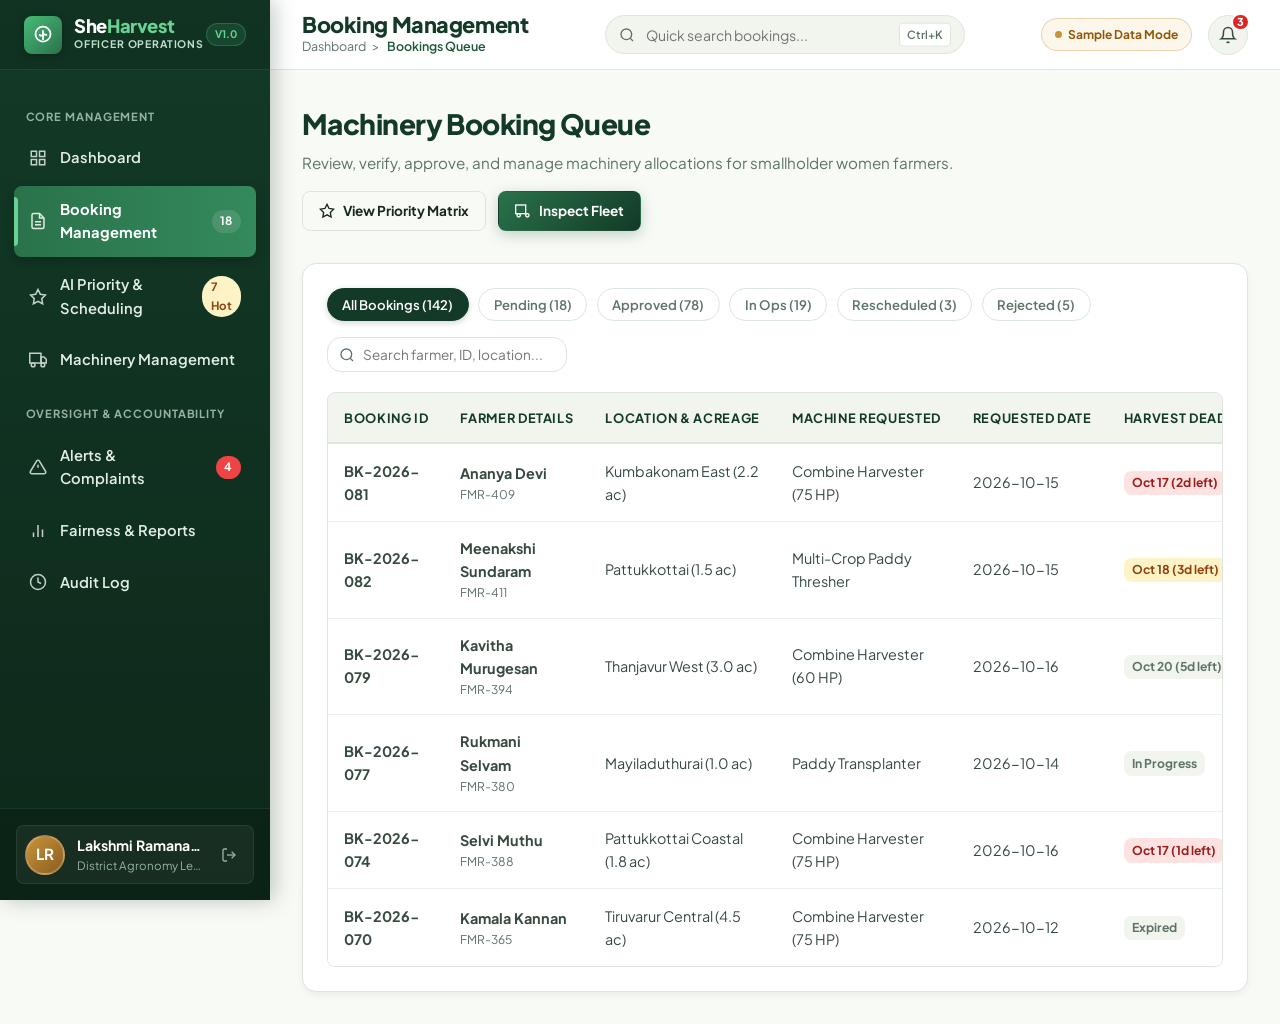
<file: officer/modules/bookings.html>
<!DOCTYPE html>
<html lang="en">
<head>
  <meta charset="UTF-8">
  <meta name="viewport" content="width=device-width, initial-scale=1.0">
  <meta name="description" content="She Harvest Booking Management - Review, filter, approve, reschedule or reject agricultural machinery requests.">
  <title>Booking Management | She Harvest Officer Portal</title>

  <!-- Google Fonts: Plus Jakarta Sans -->
  <link rel="preconnect" href="https://fonts.googleapis.com">
  <link rel="preconnect" href="https://fonts.gstatic.com" crossorigin>
  <link href="https://fonts.googleapis.com/css2?family=Plus+Jakarta+Sans:wght@400;500;600;700;800&display=swap" rel="stylesheet">

  <!-- Core & Shared Stylesheets -->
  <link rel="stylesheet" href="../../css/style.css">
  <link rel="stylesheet" href="../css/components.css">
  <link rel="stylesheet" href="../css/bookings.css">
</head>
<body class="officer-app-layout">

  <!-- =========================================================================
       1. Sidebar Navigation
       ========================================================================= -->
  <aside class="officer-sidebar" aria-label="Officer Sidebar Navigation">
    
    <div class="sidebar-header">
      <a href="../dashboard.html" class="sidebar-logo">
        <div class="sidebar-logo-icon" aria-hidden="true">
          <svg width="20" height="20" viewBox="0 0 24 24" fill="none" stroke="currentColor" stroke-width="2.2" stroke-linecap="round" stroke-linejoin="round">
            <path d="M12 2a9 9 0 0 1 9 9c0 4.97-4.03 9-9 9A9 9 0 0 1 3 11a9 9 0 0 1 9-9z"></path>
            <path d="M12 7v10"></path>
            <path d="M8 12c1.5 1 3 1 4 0s2.5-1 4 0"></path>
          </svg>
        </div>
        <div class="sidebar-logo-text">
          <span class="sidebar-logo-title">She<span>Harvest</span></span>
          <span class="sidebar-logo-badge">Officer Operations</span>
        </div>
      </a>
      <span class="sidebar-badge-pill">V1.0</span>
    </div>

    <!-- Navigation Links -->
    <nav class="sidebar-nav">
      
      <span class="nav-section-title">Core Management</span>

      <a href="../dashboard.html" class="sidebar-link">
        <svg width="18" height="18" viewBox="0 0 24 24" fill="none" stroke="currentColor" stroke-width="2"><rect x="3" y="3" width="7" height="7"></rect><rect x="14" y="3" width="7" height="7"></rect><rect x="14" y="14" width="7" height="7"></rect><rect x="3" y="14" width="7" height="7"></rect></svg>
        <span>Dashboard</span>
      </a>

      <a href="bookings.html" class="sidebar-link active">
        <svg width="18" height="18" viewBox="0 0 24 24" fill="none" stroke="currentColor" stroke-width="2"><path d="M14 2H6a2 2 0 0 0-2 2v16a2 2 0 0 0 2 2h12a2 2 0 0 0 2-2V8z"></path><polyline points="14 2 14 8 20 8"></polyline><line x1="16" y1="13" x2="8" y2="13"></line><line x1="16" y1="17" x2="8" y2="17"></line></svg>
        <span>Booking Management</span>
        <span class="nav-counter">18</span>
      </a>

      <a href="priority-scheduling.html" class="sidebar-link">
        <svg width="18" height="18" viewBox="0 0 24 24" fill="none" stroke="currentColor" stroke-width="2"><polygon points="12 2 15.09 8.26 22 9.27 17 14.14 18.18 21.02 12 17.77 5.82 21.02 7 14.14 2 9.27 8.91 8.26 12 2"></polygon></svg>
        <span>AI Priority & Scheduling</span>
        <span class="nav-counter" style="background-color: #fef3c7; color: #92400e;">7 Hot</span>
      </a>

      <a href="machinery.html" class="sidebar-link">
        <svg width="18" height="18" viewBox="0 0 24 24" fill="none" stroke="currentColor" stroke-width="2"><rect x="1" y="3" width="15" height="13"></rect><polygon points="16 8 20 8 23 11 23 16 16 16 16 8"></polygon><circle cx="5.5" cy="18.5" r="2.5"></circle><circle cx="18.5" cy="18.5" r="2.5"></circle></svg>
        <span>Machinery Management</span>
      </a>

      <span class="nav-section-title">Oversight & Accountability</span>

      <a href="alerts-complaints.html" class="sidebar-link">
        <svg width="18" height="18" viewBox="0 0 24 24" fill="none" stroke="currentColor" stroke-width="2"><path d="M10.29 3.86L1.82 18a2 2 0 0 0 1.71 3h16.94a2 2 0 0 0 1.71-3L13.71 3.86a2 2 0 0 0-3.42 0z"></path><line x1="12" y1="9" x2="12" y2="13"></line><line x1="12" y1="17" x2="12.01" y2="17"></line></svg>
        <span>Alerts & Complaints</span>
        <span class="nav-counter alert-counter">4</span>
      </a>

      <a href="fairness-reports.html" class="sidebar-link">
        <svg width="18" height="18" viewBox="0 0 24 24" fill="none" stroke="currentColor" stroke-width="2"><line x1="18" y1="20" x2="18" y2="10"></line><line x1="12" y1="20" x2="12" y2="4"></line><line x1="6" y1="20" x2="6" y2="14"></line></svg>
        <span>Fairness & Reports</span>
      </a>

      <a href="audit-log.html" class="sidebar-link">
        <svg width="18" height="18" viewBox="0 0 24 24" fill="none" stroke="currentColor" stroke-width="2"><circle cx="12" cy="12" r="10"></circle><polyline points="12 6 12 12 16 14"></polyline></svg>
        <span>Audit Log</span>
      </a>

    </nav>

    <!-- Officer Profile & Logout -->
    <div class="sidebar-footer">
      <div class="officer-profile-card">
        <div class="officer-avatar" aria-hidden="true">LR</div>
        <div class="officer-details">
          <span class="officer-name">Lakshmi Ramanathan</span>
          <span class="officer-role">District Agronomy Lead</span>
        </div>
        <a href="../login.html" class="officer-logout-btn" title="Sign out" aria-label="Sign out">
          <svg width="16" height="16" viewBox="0 0 24 24" fill="none" stroke="currentColor" stroke-width="2"><path d="M9 21H5a2 2 0 0 1-2-2V5a2 2 0 0 1 2-2h4"></path><polyline points="16 17 21 12 16 7"></polyline><line x1="21" y1="12" x2="9" y2="12"></line></svg>
        </a>
      </div>
    </div>

  </aside>

  <!-- =========================================================================
       2. Main Content Wrapper
       ========================================================================= -->
  <div class="officer-main-wrapper">
    
    <!-- Topbar -->
    <header class="officer-topbar">
      <div class="topbar-left">
        <button type="button" class="sidebar-toggle-btn" id="sidebar-toggle-btn" aria-label="Toggle navigation menu">
          <svg width="20" height="20" viewBox="0 0 24 24" fill="none" stroke="currentColor" stroke-width="2.2"><line x1="3" y1="12" x2="21" y2="12"></line><line x1="3" y1="6" x2="21" y2="6"></line><line x1="3" y1="18" x2="21" y2="18"></line></svg>
        </button>

        <div class="topbar-page-heading">
          <h1 class="topbar-title">Booking Management</h1>
          <div class="topbar-breadcrumbs">
            <a href="../dashboard.html">Dashboard</a> &gt; <span>Bookings Queue</span>
          </div>
        </div>
      </div>

      <!-- Quick Search Bar -->
      <div class="topbar-search-form">
        <svg class="topbar-search-icon" width="16" height="16" viewBox="0 0 24 24" fill="none" stroke="currentColor" stroke-width="2"><circle cx="11" cy="11" r="8"></circle><line x1="21" y1="21" x2="16.65" y2="16.65"></line></svg>
        <input 
          type="text" 
          id="topbar-search-input" 
          class="topbar-search-input" 
          placeholder="Quick search bookings...">
        <span class="topbar-search-shortcut">Ctrl+K</span>
      </div>

      <!-- Right Actions -->
      <div class="topbar-right">
        <div class="demo-indicator-pill">
          <span class="indicator-dot"></span>
          Sample Data Mode
        </div>

        <button type="button" class="topbar-action-btn" id="topbar-notification-btn" aria-label="Notifications">
          <svg width="18" height="18" viewBox="0 0 24 24" fill="none" stroke="currentColor" stroke-width="2"><path d="M18 8A6 6 0 0 0 6 8c0 7-3 9-3 9h18s-3-2-3-9"></path><path d="M13.73 21a2 2 0 0 1-3.46 0"></path></svg>
          <span class="notification-badge-count">3</span>
        </button>

        <div class="notification-dropdown" id="notification-dropdown">
          <div class="notification-dropdown-header">
            <h4>System Notifications</h4>
            <a href="#" id="mark-all-read-btn">Mark all read</a>
          </div>
          <div class="notification-list">
            <div class="notification-item unread">
              <div class="notification-content">
                <div class="notification-title">Unfair Postponement Flag</div>
                <div class="notification-desc">Farmer FMR-409 was postponed twice. Score raised to 94.</div>
              </div>
            </div>
          </div>
        </div>
      </div>
    </header>

    <!-- Main Content -->
    <main class="officer-content-body">
      
      <!-- Module Header -->
      <div class="module-header-block">
        <div class="module-title-group">
          <h2>Machinery Booking Queue</h2>
          <p>Review, verify, approve, and manage machinery allocations for smallholder women farmers.</p>
        </div>
        <div class="module-action-buttons">
          <a href="priority-scheduling.html" class="btn btn-outline btn-sm">
            <svg width="16" height="16" viewBox="0 0 24 24" fill="none" stroke="currentColor" stroke-width="2"><polygon points="12 2 15.09 8.26 22 9.27 17 14.14 18.18 21.02 12 17.77 5.82 21.02 7 14.14 2 9.27 8.91 8.26 12 2"></polygon></svg>
            View Priority Matrix
          </a>
          <a href="machinery.html" class="btn btn-primary btn-sm">
            <svg width="16" height="16" viewBox="0 0 24 24" fill="none" stroke="currentColor" stroke-width="2"><rect x="1" y="3" width="15" height="13"></rect><circle cx="5.5" cy="18.5" r="2.5"></circle><circle cx="18.5" cy="18.5" r="2.5"></circle></svg>
            Inspect Fleet
          </a>
        </div>
      </div>

      <!-- Bookings Card Container -->
      <div class="admin-card">
        
        <!-- Table Toolbar: Filters & In-Module Search -->
        <div class="table-toolbar">
          <div class="toolbar-filters">
            <button type="button" class="filter-btn booking-filter-btn active" data-status="all">All Bookings (142)</button>
            <button type="button" class="filter-btn booking-filter-btn" data-status="pending">Pending (18)</button>
            <button type="button" class="filter-btn booking-filter-btn" data-status="approved">Approved (78)</button>
            <button type="button" class="filter-btn booking-filter-btn" data-status="in-progress">In Ops (19)</button>
            <button type="button" class="filter-btn booking-filter-btn" data-status="rescheduled">Rescheduled (3)</button>
            <button type="button" class="filter-btn booking-filter-btn" data-status="rejected">Rejected (5)</button>
          </div>

          <div class="toolbar-search">
            <svg width="16" height="16" viewBox="0 0 24 24" fill="none" stroke="currentColor" stroke-width="2"><circle cx="11" cy="11" r="8"></circle><line x1="21" y1="21" x2="16.65" y2="16.65"></line></svg>
            <input type="text" id="booking-search-input" placeholder="Search farmer, ID, location...">
          </div>
        </div>

        <!-- Bookings Data Table -->
        <div class="table-responsive">
          <table class="data-table">
            <thead>
              <tr>
                <th>Booking ID</th>
                <th>Farmer Details</th>
                <th>Location & Acreage</th>
                <th>Machine Requested</th>
                <th>Requested Date</th>
                <th>Harvest Deadline</th>
                <th>Score</th>
                <th>Status</th>
                <th>Actions</th>
              </tr>
            </thead>
            <tbody id="bookings-table-body">
              
              <!-- Row 1: High Urgency Pending -->
              <tr data-status="pending">
                <td class="col-booking-id"><strong>BK-2026-081</strong></td>
                <td class="col-farmer">
                  <div class="col-farmer-name" style="font-weight: 700;">Ananya Devi</div>
                  <div class="col-farmer-id" style="font-size: 0.75rem; color: #5e7367;">FMR-409</div>
                </td>
                <td class="col-location">Kumbakonam East (2.2 ac)</td>
                <td class="col-machine">Combine Harvester (75 HP)</td>
                <td class="col-date">2026-10-15</td>
                <td class="col-deadline">
                  <span class="booking-urgency-tag">Oct 17 (2d left)</span>
                </td>
                <td class="col-score">
                  <span class="score-badge high">94</span>
                </td>
                <td class="col-status">
                  <span class="status-pill status-pending">Pending</span>
                </td>
                <td>
                  <div class="action-btn-group">
                    <button type="button" class="btn-icon-action approve btn-approve-booking" title="Approve Request">
                      <svg width="15" height="15" viewBox="0 0 24 24" fill="none" stroke="currentColor" stroke-width="2.5"><polyline points="20 6 9 17 4 12"></polyline></svg>
                    </button>
                    <button type="button" class="btn-icon-action btn-reschedule-booking" title="Reschedule Request">
                      <svg width="15" height="15" viewBox="0 0 24 24" fill="none" stroke="currentColor" stroke-width="2"><circle cx="12" cy="12" r="10"></circle><polyline points="12 6 12 12 16 14"></polyline></svg>
                    </button>
                    <button type="button" class="btn-icon-action reject btn-reject-booking" title="Reject Request">
                      <svg width="15" height="15" viewBox="0 0 24 24" fill="none" stroke="currentColor" stroke-width="2.5"><line x1="18" y1="6" x2="6" y2="18"></line><line x1="6" y1="6" x2="18" y2="18"></line></svg>
                    </button>
                    <button type="button" class="btn-icon-action btn-view-booking" title="View Full Details">
                      <svg width="15" height="15" viewBox="0 0 24 24" fill="none" stroke="currentColor" stroke-width="2"><circle cx="12" cy="12" r="10"></circle><line x1="12" y1="16" x2="12" y2="12"></line><line x1="12" y1="8" x2="12.01" y2="8"></line></svg>
                    </button>
                  </div>
                </td>
              </tr>

              <!-- Row 2: Pending with prior postponement -->
              <tr data-status="pending">
                <td class="col-booking-id"><strong>BK-2026-082</strong></td>
                <td class="col-farmer">
                  <div class="col-farmer-name" style="font-weight: 700;">Meenakshi Sundaram</div>
                  <div class="col-farmer-id" style="font-size: 0.75rem; color: #5e7367;">FMR-411</div>
                </td>
                <td class="col-location">Pattukkottai (1.5 ac)</td>
                <td class="col-machine">Multi-Crop Paddy Thresher</td>
                <td class="col-date">2026-10-15</td>
                <td class="col-deadline">
                  <span class="booking-urgency-tag warning">Oct 18 (3d left)</span>
                </td>
                <td class="col-score">
                  <span class="score-badge high">89</span>
                </td>
                <td class="col-status">
                  <span class="status-pill status-pending">Pending</span>
                </td>
                <td>
                  <div class="action-btn-group">
                    <button type="button" class="btn-icon-action approve btn-approve-booking" title="Approve Request">
                      <svg width="15" height="15" viewBox="0 0 24 24" fill="none" stroke="currentColor" stroke-width="2.5"><polyline points="20 6 9 17 4 12"></polyline></svg>
                    </button>
                    <button type="button" class="btn-icon-action btn-reschedule-booking" title="Reschedule Request">
                      <svg width="15" height="15" viewBox="0 0 24 24" fill="none" stroke="currentColor" stroke-width="2"><circle cx="12" cy="12" r="10"></circle><polyline points="12 6 12 12 16 14"></polyline></svg>
                    </button>
                    <button type="button" class="btn-icon-action reject btn-reject-booking" title="Reject Request">
                      <svg width="15" height="15" viewBox="0 0 24 24" fill="none" stroke="currentColor" stroke-width="2.5"><line x1="18" y1="6" x2="6" y2="18"></line><line x1="6" y1="6" x2="18" y2="18"></line></svg>
                    </button>
                    <button type="button" class="btn-icon-action btn-view-booking" title="View Full Details">
                      <svg width="15" height="15" viewBox="0 0 24 24" fill="none" stroke="currentColor" stroke-width="2"><circle cx="12" cy="12" r="10"></circle><line x1="12" y1="16" x2="12" y2="12"></line><line x1="12" y1="8" x2="12.01" y2="8"></line></svg>
                    </button>
                  </div>
                </td>
              </tr>

              <!-- Row 3: Approved -->
              <tr data-status="approved">
                <td class="col-booking-id"><strong>BK-2026-079</strong></td>
                <td class="col-farmer">
                  <div class="col-farmer-name" style="font-weight: 700;">Kavitha Murugesan</div>
                  <div class="col-farmer-id" style="font-size: 0.75rem; color: #5e7367;">FMR-394</div>
                </td>
                <td class="col-location">Thanjavur West (3.0 ac)</td>
                <td class="col-machine">Combine Harvester (60 HP)</td>
                <td class="col-date">2026-10-16</td>
                <td class="col-deadline">
                  <span class="booking-urgency-tag normal">Oct 20 (5d left)</span>
                </td>
                <td class="col-score">
                  <span class="score-badge medium">78</span>
                </td>
                <td class="col-status">
                  <span class="status-pill status-approved">Approved</span>
                </td>
                <td>
                  <div class="action-btn-group">
                    <button type="button" class="btn-icon-action btn-reschedule-booking" title="Reschedule Request">
                      <svg width="15" height="15" viewBox="0 0 24 24" fill="none" stroke="currentColor" stroke-width="2"><circle cx="12" cy="12" r="10"></circle><polyline points="12 6 12 12 16 14"></polyline></svg>
                    </button>
                    <button type="button" class="btn-icon-action btn-view-booking" title="View Full Details">
                      <svg width="15" height="15" viewBox="0 0 24 24" fill="none" stroke="currentColor" stroke-width="2"><circle cx="12" cy="12" r="10"></circle><line x1="12" y1="16" x2="12" y2="12"></line><line x1="12" y1="8" x2="12.01" y2="8"></line></svg>
                    </button>
                  </div>
                </td>
              </tr>

              <!-- Row 4: In Progress -->
              <tr data-status="in-progress">
                <td class="col-booking-id"><strong>BK-2026-077</strong></td>
                <td class="col-farmer">
                  <div class="col-farmer-name" style="font-weight: 700;">Rukmani Selvam</div>
                  <div class="col-farmer-id" style="font-size: 0.75rem; color: #5e7367;">FMR-380</div>
                </td>
                <td class="col-location">Mayiladuthurai (1.0 ac)</td>
                <td class="col-machine">Paddy Transplanter</td>
                <td class="col-date">2026-10-14</td>
                <td class="col-deadline">
                  <span class="booking-urgency-tag normal">In Progress</span>
                </td>
                <td class="col-score">
                  <span class="score-badge normal">64</span>
                </td>
                <td class="col-status">
                  <span class="status-pill status-in-progress">In Ops</span>
                </td>
                <td>
                  <div class="action-btn-group">
                    <button type="button" class="btn-icon-action btn-view-booking" title="View Full Details">
                      <svg width="15" height="15" viewBox="0 0 24 24" fill="none" stroke="currentColor" stroke-width="2"><circle cx="12" cy="12" r="10"></circle><line x1="12" y1="16" x2="12" y2="12"></line><line x1="12" y1="8" x2="12.01" y2="8"></line></svg>
                    </button>
                  </div>
                </td>
              </tr>

              <!-- Row 5: Rescheduled with prior reason -->
              <tr data-status="rescheduled">
                <td class="col-booking-id"><strong>BK-2026-074</strong></td>
                <td class="col-farmer">
                  <div class="col-farmer-name" style="font-weight: 700;">Selvi Muthu</div>
                  <div class="col-farmer-id" style="font-size: 0.75rem; color: #5e7367;">FMR-388</div>
                </td>
                <td class="col-location">Pattukkottai Coastal (1.8 ac)</td>
                <td class="col-machine">Combine Harvester (75 HP)</td>
                <td class="col-date">2026-10-16</td>
                <td class="col-deadline">
                  <span class="booking-urgency-tag">Oct 17 (1d left)</span>
                </td>
                <td class="col-score">
                  <span class="score-badge high">96</span>
                </td>
                <td class="col-status">
                  <span class="status-pill status-pending" style="background:#fffbeb; color:#b45309; border-color:#fde68a;">Rescheduled</span>
                </td>
                <td>
                  <div class="action-btn-group">
                    <button type="button" class="btn-icon-action approve btn-approve-booking" title="Approve Request">
                      <svg width="15" height="15" viewBox="0 0 24 24" fill="none" stroke="currentColor" stroke-width="2.5"><polyline points="20 6 9 17 4 12"></polyline></svg>
                    </button>
                    <button type="button" class="btn-icon-action btn-view-booking" title="View Full Details">
                      <svg width="15" height="15" viewBox="0 0 24 24" fill="none" stroke="currentColor" stroke-width="2"><circle cx="12" cy="12" r="10"></circle><line x1="12" y1="16" x2="12" y2="12"></line><line x1="12" y1="8" x2="12.01" y2="8"></line></svg>
                    </button>
                  </div>
                </td>
              </tr>

              <!-- Row 6: Rejected with logged reason -->
              <tr data-status="rejected">
                <td class="col-booking-id"><strong>BK-2026-070</strong></td>
                <td class="col-farmer">
                  <div class="col-farmer-name" style="font-weight: 700;">Kamala Kannan</div>
                  <div class="col-farmer-id" style="font-size: 0.75rem; color: #5e7367;">FMR-365</div>
                </td>
                <td class="col-location">Tiruvarur Central (4.5 ac)</td>
                <td class="col-machine">Combine Harvester (75 HP)</td>
                <td class="col-date">2026-10-12</td>
                <td class="col-deadline">
                  <span class="booking-urgency-tag normal">Expired</span>
                </td>
                <td class="col-score">
                  <span class="score-badge normal">48</span>
                </td>
                <td class="col-status">
                  <span class="status-pill status-rejected">Rejected</span>
                </td>
                <td>
                  <div class="action-btn-group">
                    <button type="button" class="btn-icon-action btn-view-booking" title="View Logged Reason">
                      <svg width="15" height="15" viewBox="0 0 24 24" fill="none" stroke="currentColor" stroke-width="2"><circle cx="12" cy="12" r="10"></circle><line x1="12" y1="16" x2="12" y2="12"></line><line x1="12" y1="8" x2="12.01" y2="8"></line></svg>
                    </button>
                  </div>
                </td>
              </tr>

            </tbody>
          </table>
        </div>

      </div>

    </main>

  </div>

  <!-- Toast Container -->
  <div class="toast-container" aria-live="polite"></div>

  <!-- Scripts -->
  <script src="../js/navigation.js"></script>
  <script src="../js/bookings.js"></script>
</body>
</html>
</file>
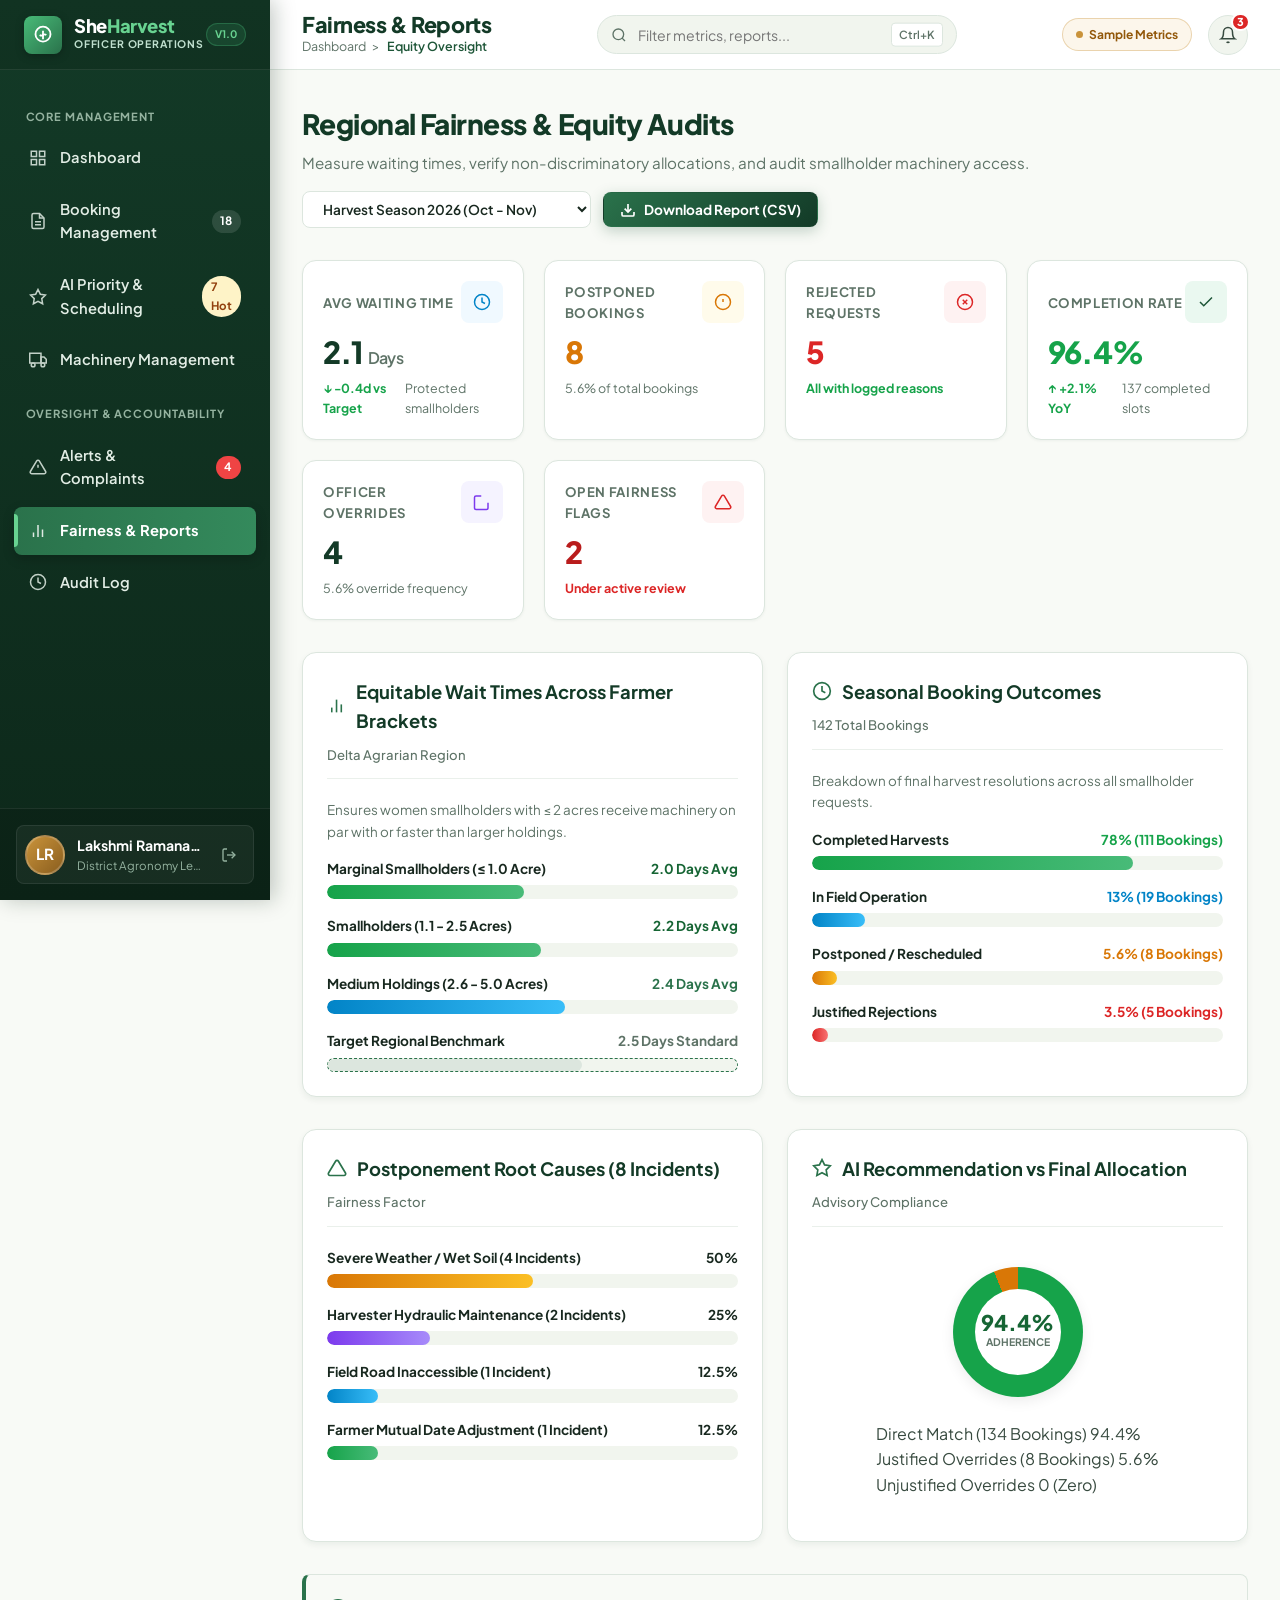
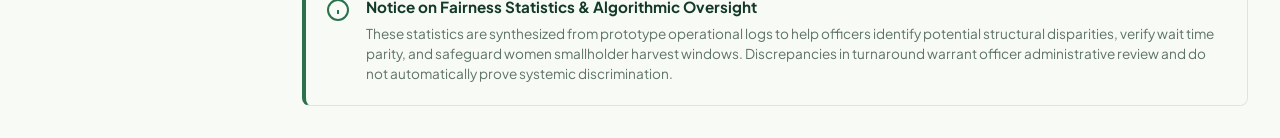
<file: officer/modules/fairness-reports.html>
<!DOCTYPE html>
<html lang="en">
<head>
  <meta charset="UTF-8">
  <meta name="viewport" content="width=device-width, initial-scale=1.0">
  <meta name="description" content="She Harvest Fairness & Reports - Monitor equity metrics, waiting times across farmer groups, and download audit CSV reports.">
  <title>Fairness & Reports | She Harvest Officer Portal</title>

  <!-- Google Fonts: Plus Jakarta Sans -->
  <link rel="preconnect" href="https://fonts.googleapis.com">
  <link rel="preconnect" href="https://fonts.gstatic.com" crossorigin>
  <link href="https://fonts.googleapis.com/css2?family=Plus+Jakarta+Sans:wght@400;500;600;700;800&display=swap" rel="stylesheet">

  <!-- Core Stylesheets -->
  <link rel="stylesheet" href="../../css/style.css">
  <link rel="stylesheet" href="../css/components.css">
  <link rel="stylesheet" href="../css/fairness-reports.css">
</head>
<body class="officer-app-layout">

  <!-- =========================================================================
       1. Sidebar Navigation
       ========================================================================= -->
  <aside class="officer-sidebar" aria-label="Officer Sidebar Navigation">
    
    <div class="sidebar-header">
      <a href="../dashboard.html" class="sidebar-logo">
        <div class="sidebar-logo-icon" aria-hidden="true">
          <svg width="20" height="20" viewBox="0 0 24 24" fill="none" stroke="currentColor" stroke-width="2.2">
            <path d="M12 2a9 9 0 0 1 9 9c0 4.97-4.03 9-9 9A9 9 0 0 1 3 11a9 9 0 0 1 9-9z"></path>
            <path d="M12 7v10"></path>
            <path d="M8 12c1.5 1 3 1 4 0s2.5-1 4 0"></path>
          </svg>
        </div>
        <div class="sidebar-logo-text">
          <span class="sidebar-logo-title">She<span>Harvest</span></span>
          <span class="sidebar-logo-badge">Officer Operations</span>
        </div>
      </a>
      <span class="sidebar-badge-pill">V1.0</span>
    </div>

    <!-- Navigation Links -->
    <nav class="sidebar-nav">
      
      <span class="nav-section-title">Core Management</span>

      <a href="../dashboard.html" class="sidebar-link">
        <svg width="18" height="18" viewBox="0 0 24 24" fill="none" stroke="currentColor" stroke-width="2"><rect x="3" y="3" width="7" height="7"></rect><rect x="14" y="3" width="7" height="7"></rect><rect x="14" y="14" width="7" height="7"></rect><rect x="3" y="14" width="7" height="7"></rect></svg>
        <span>Dashboard</span>
      </a>

      <a href="bookings.html" class="sidebar-link">
        <svg width="18" height="18" viewBox="0 0 24 24" fill="none" stroke="currentColor" stroke-width="2"><path d="M14 2H6a2 2 0 0 0-2 2v16a2 2 0 0 0 2 2h12a2 2 0 0 0 2-2V8z"></path><polyline points="14 2 14 8 20 8"></polyline><line x1="16" y1="13" x2="8" y2="13"></line><line x1="16" y1="17" x2="8" y2="17"></line></svg>
        <span>Booking Management</span>
        <span class="nav-counter">18</span>
      </a>

      <a href="priority-scheduling.html" class="sidebar-link">
        <svg width="18" height="18" viewBox="0 0 24 24" fill="none" stroke="currentColor" stroke-width="2"><polygon points="12 2 15.09 8.26 22 9.27 17 14.14 18.18 21.02 12 17.77 5.82 21.02 7 14.14 2 9.27 8.91 8.26 12 2"></polygon></svg>
        <span>AI Priority & Scheduling</span>
        <span class="nav-counter" style="background-color: #fef3c7; color: #92400e;">7 Hot</span>
      </a>

      <a href="machinery.html" class="sidebar-link">
        <svg width="18" height="18" viewBox="0 0 24 24" fill="none" stroke="currentColor" stroke-width="2"><rect x="1" y="3" width="15" height="13"></rect><polygon points="16 8 20 8 23 11 23 16 16 16 8"></polygon><circle cx="5.5" cy="18.5" r="2.5"></circle><circle cx="18.5" cy="18.5" r="2.5"></circle></svg>
        <span>Machinery Management</span>
      </a>

      <span class="nav-section-title">Oversight & Accountability</span>

      <a href="alerts-complaints.html" class="sidebar-link">
        <svg width="18" height="18" viewBox="0 0 24 24" fill="none" stroke="currentColor" stroke-width="2"><path d="M10.29 3.86L1.82 18a2 2 0 0 0 1.71 3h16.94a2 2 0 0 0 1.71-3L13.71 3.86a2 2 0 0 0-3.42 0z"></path><line x1="12" y1="9" x2="12" y2="13"></line><line x1="12" y1="17" x2="12.01" y2="17"></line></svg>
        <span>Alerts & Complaints</span>
        <span class="nav-counter alert-counter">4</span>
      </a>

      <a href="fairness-reports.html" class="sidebar-link active">
        <svg width="18" height="18" viewBox="0 0 24 24" fill="none" stroke="currentColor" stroke-width="2"><line x1="18" y1="20" x2="18" y2="10"></line><line x1="12" y1="20" x2="12" y2="4"></line><line x1="6" y1="20" x2="6" y2="14"></line></svg>
        <span>Fairness & Reports</span>
      </a>

      <a href="audit-log.html" class="sidebar-link">
        <svg width="18" height="18" viewBox="0 0 24 24" fill="none" stroke="currentColor" stroke-width="2"><circle cx="12" cy="12" r="10"></circle><polyline points="12 6 12 12 16 14"></polyline></svg>
        <span>Audit Log</span>
      </a>

    </nav>

    <!-- Officer Profile & Logout -->
    <div class="sidebar-footer">
      <div class="officer-profile-card">
        <div class="officer-avatar" aria-hidden="true">LR</div>
        <div class="officer-details">
          <span class="officer-name">Lakshmi Ramanathan</span>
          <span class="officer-role">District Agronomy Lead</span>
        </div>
        <a href="../login.html" class="officer-logout-btn" title="Sign out" aria-label="Sign out">
          <svg width="16" height="16" viewBox="0 0 24 24" fill="none" stroke="currentColor" stroke-width="2"><path d="M9 21H5a2 2 0 0 1-2-2V5a2 2 0 0 1 2-2h4"></path><polyline points="16 17 21 12 16 7"></polyline><line x1="21" y1="12" x2="9" y2="12"></line></svg>
        </a>
      </div>
    </div>

  </aside>

  <!-- =========================================================================
       2. Main Content Shell
       ========================================================================= -->
  <div class="officer-main-wrapper">
    
    <!-- Topbar -->
    <header class="officer-topbar">
      <div class="topbar-left">
        <button type="button" class="sidebar-toggle-btn" id="sidebar-toggle-btn" aria-label="Toggle navigation menu">
          <svg width="20" height="20" viewBox="0 0 24 24" fill="none" stroke="currentColor" stroke-width="2.2"><line x1="3" y1="12" x2="21" y2="12"></line><line x1="3" y1="6" x2="21" y2="6"></line><line x1="3" y1="18" x2="21" y2="18"></line></svg>
        </button>

        <div class="topbar-page-heading">
          <h1 class="topbar-title">Fairness & Reports</h1>
          <div class="topbar-breadcrumbs">
            <a href="../dashboard.html">Dashboard</a> &gt; <span>Equity Oversight</span>
          </div>
        </div>
      </div>

      <!-- Quick Search Bar -->
      <div class="topbar-search-form">
        <svg class="topbar-search-icon" width="16" height="16" viewBox="0 0 24 24" fill="none" stroke="currentColor" stroke-width="2"><circle cx="11" cy="11" r="8"></circle><line x1="21" y1="21" x2="16.65" y2="16.65"></line></svg>
        <input 
          type="text" 
          id="topbar-search-input" 
          class="topbar-search-input" 
          placeholder="Filter metrics, reports...">
        <span class="topbar-search-shortcut">Ctrl+K</span>
      </div>

      <!-- Right Actions -->
      <div class="topbar-right">
        <div class="demo-indicator-pill">
          <span class="indicator-dot"></span>
          Sample Metrics
        </div>

        <button type="button" class="topbar-action-btn" id="topbar-notification-btn" aria-label="Notifications">
          <svg width="18" height="18" viewBox="0 0 24 24" fill="none" stroke="currentColor" stroke-width="2"><path d="M18 8A6 6 0 0 0 6 8c0 7-3 9-3 9h18s-3-2-3-9"></path><path d="M13.73 21a2 2 0 0 1-3.46 0"></path></svg>
          <span class="notification-badge-count">3</span>
        </button>
      </div>
    </header>

    <!-- Main Content Body -->
    <main class="officer-content-body">
      
      <!-- Module Header -->
      <div class="module-header-block">
        <div class="module-title-group">
          <h2>Regional Fairness & Equity Audits</h2>
          <p>
            Measure waiting times, verify non-discriminatory allocations, and audit smallholder machinery access.
          </p>
        </div>
        <div class="module-action-buttons">
          
          <!-- Date Filter -->
          <div style="display: flex; align-items: center; gap: 0.5rem;">
            <select id="report-date-range" class="form-select" style="padding: 0.5rem 1rem; font-size: 0.85rem; width: auto; font-weight: 600;">
              <option value="harvest-2026">Harvest Season 2026 (Oct - Nov)</option>
              <option value="last-30">Last 30 Days</option>
              <option value="last-7">Last 7 Days (Peak Spoilage Window)</option>
              <option value="ytd">Year to Date 2026</option>
            </select>
          </div>

          <!-- Download Report CSV Button -->
          <button type="button" class="btn btn-primary btn-sm" id="btn-download-report">
            <svg width="16" height="16" viewBox="0 0 24 24" fill="none" stroke="currentColor" stroke-width="2.5"><path d="M21 15v4a2 2 0 0 1-2 2H5a2 2 0 0 1-2-2v-4"></path><polyline points="7 10 12 15 17 10"></polyline><line x1="12" y1="15" x2="12" y2="3"></line></svg>
            Download Report (CSV)
          </button>
        </div>
      </div>

      <!-- Key Fairness Metric Cards -->
      <div class="stats-grid">
        
        <!-- 1. Average Waiting Time -->
        <div class="stat-card">
          <div class="stat-card-top">
            <span class="stat-label">Avg Waiting Time</span>
            <div class="stat-icon-wrapper info"><svg width="18" height="18" viewBox="0 0 24 24" fill="none" stroke="currentColor" stroke-width="2"><circle cx="12" cy="12" r="10"></circle><polyline points="12 6 12 12 16 14"></polyline></svg></div>
          </div>
          <div class="stat-value">2.1 <small style="font-size: 1rem; color: #5e7367; font-weight: 600;">Days</small></div>
          <div class="stat-meta"><span class="stat-trend positive">&darr; -0.4d vs Target</span><span>Protected smallholders</span></div>
        </div>

        <!-- 2. Postponed Bookings -->
        <div class="stat-card">
          <div class="stat-card-top">
            <span class="stat-label">Postponed Bookings</span>
            <div class="stat-icon-wrapper warning"><svg width="18" height="18" viewBox="0 0 24 24" fill="none" stroke="currentColor" stroke-width="2"><line x1="12" y1="8" x2="12" y2="12"></line><line x1="12" y1="16" x2="12.01" y2="16"></line><circle cx="12" cy="12" r="10"></circle></svg></div>
          </div>
          <div class="stat-value" style="color: #d97706;">8</div>
          <div class="stat-meta"><span>5.6% of total bookings</span></div>
        </div>

        <!-- 3. Rejected Requests -->
        <div class="stat-card">
          <div class="stat-card-top">
            <span class="stat-label">Rejected Requests</span>
            <div class="stat-icon-wrapper danger"><svg width="18" height="18" viewBox="0 0 24 24" fill="none" stroke="currentColor" stroke-width="2"><circle cx="12" cy="12" r="10"></circle><line x1="15" y1="9" x2="9" y2="15"></line><line x1="9" y1="9" x2="15" y2="15"></line></svg></div>
          </div>
          <div class="stat-value" style="color: #dc2626;">5</div>
          <div class="stat-meta"><span class="stat-trend positive">All with logged reasons</span></div>
        </div>

        <!-- 4. Completion Rate -->
        <div class="stat-card">
          <div class="stat-card-top">
            <span class="stat-label">Completion Rate</span>
            <div class="stat-icon-wrapper"><svg width="18" height="18" viewBox="0 0 24 24" fill="none" stroke="currentColor" stroke-width="2"><polyline points="20 6 9 17 4 12"></polyline></svg></div>
          </div>
          <div class="stat-value" style="color: #16a34a;">96.4%</div>
          <div class="stat-meta"><span class="stat-trend positive">&uarr; +2.1% YoY</span><span>137 completed slots</span></div>
        </div>

        <!-- 5. Scheduling Overrides -->
        <div class="stat-card">
          <div class="stat-card-top">
            <span class="stat-label">Officer Overrides</span>
            <div class="stat-icon-wrapper purple"><svg width="18" height="18" viewBox="0 0 24 24" fill="none" stroke="currentColor" stroke-width="2"><path d="M11 4H4a2 2 0 0 0-2 2v14a2 2 0 0 0 2 2h14a2 2 0 0 0 2-2v-7"></path></svg></div>
          </div>
          <div class="stat-value">4</div>
          <div class="stat-meta"><span>5.6% override frequency</span></div>
        </div>

        <!-- 6. Unresolved Fairness Alerts -->
        <div class="stat-card">
          <div class="stat-card-top">
            <span class="stat-label">Open Fairness Flags</span>
            <div class="stat-icon-wrapper danger"><svg width="18" height="18" viewBox="0 0 24 24" fill="none" stroke="currentColor" stroke-width="2"><path d="M10.29 3.86L1.82 18a2 2 0 0 0 1.71 3h16.94a2 2 0 0 0 1.71-3L13.71 3.86a2 2 0 0 0-3.42 0z"></path></svg></div>
          </div>
          <div class="stat-value" style="color: #b91c1c;">2</div>
          <div class="stat-meta"><span class="stat-trend negative">Under active review</span></div>
        </div>

      </div>

      <!-- Charts Grid 1: Waiting Times Across Farmer Brackets & Booking Outcomes -->
      <div class="reports-charts-grid">
        
        <!-- Chart 1: Waiting Times Across Landholding Groups -->
        <div class="admin-card bar-chart-card">
          <div class="admin-card-header">
            <h3 class="admin-card-title">
              <svg width="20" height="20" viewBox="0 0 24 24" fill="none" stroke="currentColor" stroke-width="2"><line x1="18" y1="20" x2="18" y2="10"></line><line x1="12" y1="20" x2="12" y2="4"></line><line x1="6" y1="20" x2="6" y2="14"></line></svg>
              Equitable Wait Times Across Farmer Brackets
            </h3>
            <span class="admin-card-subtitle">Delta Agrarian Region</span>
          </div>
          <p style="font-size: 0.84rem; color: #5e7367; margin-bottom: 1rem;">
            Ensures women smallholders with &le; 2 acres receive machinery on par with or faster than larger holdings.
          </p>

          <div class="bar-chart-container">
            <!-- Bracket 1 -->
            <div class="bar-row">
              <div class="bar-row-label-group">
                <span>Marginal Smallholders (&le; 1.0 Acre)</span>
                <span style="color: #166534;">2.0 Days Avg</span>
              </div>
              <div class="bar-track">
                <div class="bar-fill green" style="width: 48%;" title="Average 2.0 Days"></div>
              </div>
            </div>

            <!-- Bracket 2 -->
            <div class="bar-row">
              <div class="bar-row-label-group">
                <span>Smallholders (1.1 - 2.5 Acres)</span>
                <span style="color: #166534;">2.2 Days Avg</span>
              </div>
              <div class="bar-track">
                <div class="bar-fill green" style="width: 52%;" title="Average 2.2 Days"></div>
              </div>
            </div>

            <!-- Bracket 3 -->
            <div class="bar-row">
              <div class="bar-row-label-group">
                <span>Medium Holdings (2.6 - 5.0 Acres)</span>
                <span style="color: #2a724b;">2.4 Days Avg</span>
              </div>
              <div class="bar-track">
                <div class="bar-fill blue" style="width: 58%;" title="Average 2.4 Days"></div>
              </div>
            </div>

            <!-- Comparison Standard -->
            <div class="bar-row">
              <div class="bar-row-label-group">
                <span>Target Regional Benchmark</span>
                <span style="color: #5e7367;">2.5 Days Standard</span>
              </div>
              <div class="bar-track" style="border: 1px dashed #2a724b;">
                <div class="bar-fill" style="background:#dce6de; width: 62%;"></div>
              </div>
            </div>
          </div>
        </div>

        <!-- Chart 2: Booking Outcomes Distribution -->
        <div class="admin-card bar-chart-card">
          <div class="admin-card-header">
            <h3 class="admin-card-title">
              <svg width="20" height="20" viewBox="0 0 24 24" fill="none" stroke="currentColor" stroke-width="2"><circle cx="12" cy="12" r="10"></circle><polyline points="12 6 12 12 16 14"></polyline></svg>
              Seasonal Booking Outcomes
            </h3>
            <span class="admin-card-subtitle">142 Total Bookings</span>
          </div>
          <p style="font-size: 0.84rem; color: #5e7367; margin-bottom: 1rem;">
            Breakdown of final harvest resolutions across all smallholder requests.
          </p>

          <div class="bar-chart-container">
            <div class="bar-row">
              <div class="bar-row-label-group">
                <span>Completed Harvests</span>
                <span style="color: #16a34a;">78% (111 Bookings)</span>
              </div>
              <div class="bar-track">
                <div class="bar-fill green" style="width: 78%;"></div>
              </div>
            </div>

            <div class="bar-row">
              <div class="bar-row-label-group">
                <span>In Field Operation</span>
                <span style="color: #0284c7;">13% (19 Bookings)</span>
              </div>
              <div class="bar-track">
                <div class="bar-fill blue" style="width: 13%;"></div>
              </div>
            </div>

            <div class="bar-row">
              <div class="bar-row-label-group">
                <span>Postponed / Rescheduled</span>
                <span style="color: #d97706;">5.6% (8 Bookings)</span>
              </div>
              <div class="bar-track">
                <div class="bar-fill amber" style="width: 6%;"></div>
              </div>
            </div>

            <div class="bar-row">
              <div class="bar-row-label-group">
                <span>Justified Rejections</span>
                <span style="color: #dc2626;">3.5% (5 Bookings)</span>
              </div>
              <div class="bar-track">
                <div class="bar-fill red" style="width: 4%;"></div>
              </div>
            </div>
          </div>
        </div>

      </div>

      <!-- Charts Grid 2: Postponement Reasons & Priority Advisory Compliance -->
      <div class="reports-charts-grid">
        
        <!-- Postponements Root Causes -->
        <div class="admin-card bar-chart-card">
          <div class="admin-card-header">
            <h3 class="admin-card-title">
              <svg width="20" height="20" viewBox="0 0 24 24" fill="none" stroke="currentColor" stroke-width="2"><path d="M10.29 3.86L1.82 18a2 2 0 0 0 1.71 3h16.94a2 2 0 0 0 1.71-3L13.71 3.86a2 2 0 0 0-3.42 0z"></path></svg>
              Postponement Root Causes (8 Incidents)
            </h3>
            <span class="admin-card-subtitle">Fairness Factor</span>
          </div>

          <div class="bar-chart-container">
            <div class="bar-row">
              <div class="bar-row-label-group">
                <span>Severe Weather / Wet Soil (4 Incidents)</span>
                <span>50%</span>
              </div>
              <div class="bar-track"><div class="bar-fill amber" style="width: 50%;"></div></div>
            </div>

            <div class="bar-row">
              <div class="bar-row-label-group">
                <span>Harvester Hydraulic Maintenance (2 Incidents)</span>
                <span>25%</span>
              </div>
              <div class="bar-track"><div class="bar-fill purple" style="width: 25%;"></div></div>
            </div>

            <div class="bar-row">
              <div class="bar-row-label-group">
                <span>Field Road Inaccessible (1 Incident)</span>
                <span>12.5%</span>
              </div>
              <div class="bar-track"><div class="bar-fill blue" style="width: 12.5%;"></div></div>
            </div>

            <div class="bar-row">
              <div class="bar-row-label-group">
                <span>Farmer Mutual Date Adjustment (1 Incident)</span>
                <span>12.5%</span>
              </div>
              <div class="bar-track"><div class="bar-fill green" style="width: 12.5%;"></div></div>
            </div>
          </div>
        </div>

        <!-- Priority Advisory Compliance Ring -->
        <div class="admin-card bar-chart-card">
          <div class="admin-card-header">
            <h3 class="admin-card-title">
              <svg width="20" height="20" viewBox="0 0 24 24" fill="none" stroke="currentColor" stroke-width="2"><polygon points="12 2 15.09 8.26 22 9.27 17 14.14 18.18 21.02 12 17.77 5.82 21.02 7 14.14 2 9.27 8.91 8.26 12 2"></polygon></svg>
              AI Recommendation vs Final Allocation
            </h3>
            <span class="admin-card-subtitle">Advisory Compliance</span>
          </div>

          <div class="compliance-box">
            <div class="compliance-circle" aria-label="Compliance ring chart showing 94 percent adherence">
              <div class="compliance-inner">
                <span class="compliance-pct">94.4%</span>
                <span class="compliance-caption">Adherence</span>
              </div>
            </div>

            <div class="chart-legend-list">
              <div class="chart-legend-item">
                <span class="legend-label-group">
                  <span class="legend-color-dot approved"></span>
                  Direct Match (134 Bookings)
                </span>
                <span class="legend-count">94.4%</span>
              </div>
              <div class="chart-legend-item">
                <span class="legend-label-group">
                  <span class="legend-color-dot pending"></span>
                  Justified Overrides (8 Bookings)
                </span>
                <span class="legend-count">5.6%</span>
              </div>
              <div class="chart-legend-item">
                <span class="legend-label-group">
                  <span class="legend-color-dot flagged"></span>
                  Unjustified Overrides
                </span>
                <span class="legend-count">0 (Zero)</span>
              </div>
            </div>
          </div>
        </div>

      </div>

      <!-- Ethics & Legal Disclaimer Notice -->
      <div class="ethics-notice-card" role="region" aria-label="Fairness statistics explanation">
        <svg width="24" height="24" viewBox="0 0 24 24" fill="none" stroke="currentColor" stroke-width="2">
          <circle cx="12" cy="12" r="10"></circle>
          <line x1="12" y1="16" x2="12" y2="12"></line>
          <line x1="12" y1="8" x2="12.01" y2="8"></line>
        </svg>
        <div class="ethics-notice-text">
          <h4>Notice on Fairness Statistics & Algorithmic Oversight</h4>
          <p>
            These statistics are synthesized from prototype operational logs to help officers identify potential structural disparities, verify wait time parity, and safeguard women smallholder harvest windows. Discrepancies in turnaround warrant officer administrative review and do not automatically prove systemic discrimination.
          </p>
        </div>
      </div>

    </main>

  </div>

  <!-- Toast Container -->
  <div class="toast-container" aria-live="polite"></div>

  <!-- Scripts -->
  <script src="../js/navigation.js"></script>
  <script src="../js/fairness-reports.js"></script>
</body>
</html>
</file>
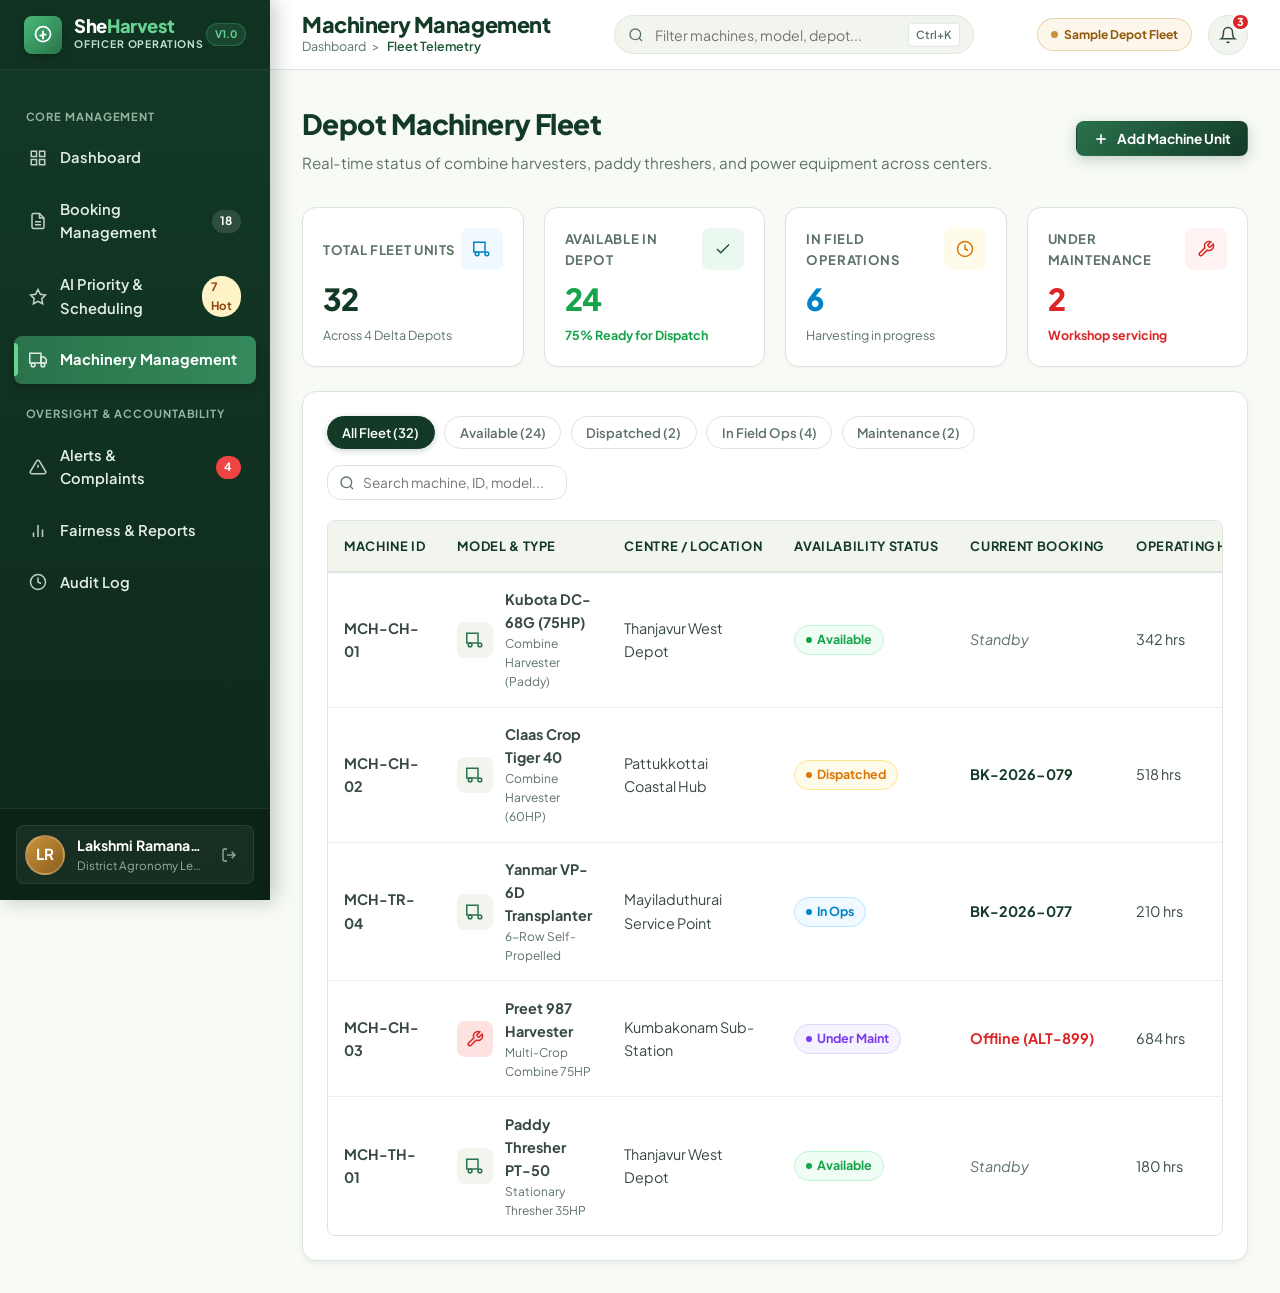
<file: officer/modules/machinery.html>
<!DOCTYPE html>
<html lang="en">
<head>
  <meta charset="UTF-8">
  <meta name="viewport" content="width=device-width, initial-scale=1.0">
  <meta name="description" content="She Harvest Machinery Management - Monitor fleet inventory, harvester availability, and maintenance readiness across regional depots.">
  <title>Machinery Management | She Harvest Officer Portal</title>

  <!-- Google Fonts: Plus Jakarta Sans -->
  <link rel="preconnect" href="https://fonts.googleapis.com">
  <link rel="preconnect" href="https://fonts.gstatic.com" crossorigin>
  <link href="https://fonts.googleapis.com/css2?family=Plus+Jakarta+Sans:wght@400;500;600;700;800&display=swap" rel="stylesheet">

  <!-- Core Stylesheets -->
  <link rel="stylesheet" href="../../css/style.css">
  <link rel="stylesheet" href="../css/components.css">
  <link rel="stylesheet" href="../css/machinery.css">
</head>
<body class="officer-app-layout">

  <!-- =========================================================================
       1. Sidebar Navigation
       ========================================================================= -->
  <aside class="officer-sidebar" aria-label="Officer Sidebar Navigation">
    
    <div class="sidebar-header">
      <a href="../dashboard.html" class="sidebar-logo">
        <div class="sidebar-logo-icon" aria-hidden="true">
          <svg width="20" height="20" viewBox="0 0 24 24" fill="none" stroke="currentColor" stroke-width="2.2">
            <path d="M12 2a9 9 0 0 1 9 9c0 4.97-4.03 9-9 9A9 9 0 0 1 3 11a9 9 0 0 1 9-9z"></path>
            <path d="M12 7v10"></path>
            <path d="M8 12c1.5 1 3 1 4 0s2.5-1 4 0"></path>
          </svg>
        </div>
        <div class="sidebar-logo-text">
          <span class="sidebar-logo-title">She<span>Harvest</span></span>
          <span class="sidebar-logo-badge">Officer Operations</span>
        </div>
      </a>
      <span class="sidebar-badge-pill">V1.0</span>
    </div>

    <!-- Navigation Links -->
    <nav class="sidebar-nav">
      
      <span class="nav-section-title">Core Management</span>

      <a href="../dashboard.html" class="sidebar-link">
        <svg width="18" height="18" viewBox="0 0 24 24" fill="none" stroke="currentColor" stroke-width="2"><rect x="3" y="3" width="7" height="7"></rect><rect x="14" y="3" width="7" height="7"></rect><rect x="14" y="14" width="7" height="7"></rect><rect x="3" y="14" width="7" height="7"></rect></svg>
        <span>Dashboard</span>
      </a>

      <a href="bookings.html" class="sidebar-link">
        <svg width="18" height="18" viewBox="0 0 24 24" fill="none" stroke="currentColor" stroke-width="2"><path d="M14 2H6a2 2 0 0 0-2 2v16a2 2 0 0 0 2 2h12a2 2 0 0 0 2-2V8z"></path><polyline points="14 2 14 8 20 8"></polyline><line x1="16" y1="13" x2="8" y2="13"></line><line x1="16" y1="17" x2="8" y2="17"></line></svg>
        <span>Booking Management</span>
        <span class="nav-counter">18</span>
      </a>

      <a href="priority-scheduling.html" class="sidebar-link">
        <svg width="18" height="18" viewBox="0 0 24 24" fill="none" stroke="currentColor" stroke-width="2"><polygon points="12 2 15.09 8.26 22 9.27 17 14.14 18.18 21.02 12 17.77 5.82 21.02 7 14.14 2 9.27 8.91 8.26 12 2"></polygon></svg>
        <span>AI Priority & Scheduling</span>
        <span class="nav-counter" style="background-color: #fef3c7; color: #92400e;">7 Hot</span>
      </a>

      <a href="machinery.html" class="sidebar-link active">
        <svg width="18" height="18" viewBox="0 0 24 24" fill="none" stroke="currentColor" stroke-width="2"><rect x="1" y="3" width="15" height="13"></rect><polygon points="16 8 20 8 23 11 23 16 16 16 8"></polygon><circle cx="5.5" cy="18.5" r="2.5"></circle><circle cx="18.5" cy="18.5" r="2.5"></circle></svg>
        <span>Machinery Management</span>
      </a>

      <span class="nav-section-title">Oversight & Accountability</span>

      <a href="alerts-complaints.html" class="sidebar-link">
        <svg width="18" height="18" viewBox="0 0 24 24" fill="none" stroke="currentColor" stroke-width="2"><path d="M10.29 3.86L1.82 18a2 2 0 0 0 1.71 3h16.94a2 2 0 0 0 1.71-3L13.71 3.86a2 2 0 0 0-3.42 0z"></path><line x1="12" y1="9" x2="12" y2="13"></line><line x1="12" y1="17" x2="12.01" y2="17"></line></svg>
        <span>Alerts & Complaints</span>
        <span class="nav-counter alert-counter">4</span>
      </a>

      <a href="fairness-reports.html" class="sidebar-link">
        <svg width="18" height="18" viewBox="0 0 24 24" fill="none" stroke="currentColor" stroke-width="2"><line x1="18" y1="20" x2="18" y2="10"></line><line x1="12" y1="20" x2="12" y2="4"></line><line x1="6" y1="20" x2="6" y2="14"></line></svg>
        <span>Fairness & Reports</span>
      </a>

      <a href="audit-log.html" class="sidebar-link">
        <svg width="18" height="18" viewBox="0 0 24 24" fill="none" stroke="currentColor" stroke-width="2"><circle cx="12" cy="12" r="10"></circle><polyline points="12 6 12 12 16 14"></polyline></svg>
        <span>Audit Log</span>
      </a>

    </nav>

    <!-- Officer Profile & Logout -->
    <div class="sidebar-footer">
      <div class="officer-profile-card">
        <div class="officer-avatar" aria-hidden="true">LR</div>
        <div class="officer-details">
          <span class="officer-name">Lakshmi Ramanathan</span>
          <span class="officer-role">District Agronomy Lead</span>
        </div>
        <a href="../login.html" class="officer-logout-btn" title="Sign out" aria-label="Sign out">
          <svg width="16" height="16" viewBox="0 0 24 24" fill="none" stroke="currentColor" stroke-width="2"><path d="M9 21H5a2 2 0 0 1-2-2V5a2 2 0 0 1 2-2h4"></path><polyline points="16 17 21 12 16 7"></polyline><line x1="21" y1="12" x2="9" y2="12"></line></svg>
        </a>
      </div>
    </div>

  </aside>

  <!-- =========================================================================
       2. Main Content Wrapper
       ========================================================================= -->
  <div class="officer-main-wrapper">
    
    <!-- Topbar -->
    <header class="officer-topbar">
      <div class="topbar-left">
        <button type="button" class="sidebar-toggle-btn" id="sidebar-toggle-btn" aria-label="Toggle navigation menu">
          <svg width="20" height="20" viewBox="0 0 24 24" fill="none" stroke="currentColor" stroke-width="2.2"><line x1="3" y1="12" x2="21" y2="12"></line><line x1="3" y1="6" x2="21" y2="6"></line><line x1="3" y1="18" x2="21" y2="18"></line></svg>
        </button>

        <div class="topbar-page-heading">
          <h1 class="topbar-title">Machinery Management</h1>
          <div class="topbar-breadcrumbs">
            <a href="../dashboard.html">Dashboard</a> &gt; <span>Fleet Telemetry</span>
          </div>
        </div>
      </div>

      <!-- Quick Search Bar -->
      <div class="topbar-search-form">
        <svg class="topbar-search-icon" width="16" height="16" viewBox="0 0 24 24" fill="none" stroke="currentColor" stroke-width="2"><circle cx="11" cy="11" r="8"></circle><line x1="21" y1="21" x2="16.65" y2="16.65"></line></svg>
        <input 
          type="text" 
          id="topbar-search-input" 
          class="topbar-search-input" 
          placeholder="Filter machines, model, depot...">
        <span class="topbar-search-shortcut">Ctrl+K</span>
      </div>

      <!-- Right Actions -->
      <div class="topbar-right">
        <div class="demo-indicator-pill">
          <span class="indicator-dot"></span>
          Sample Depot Fleet
        </div>

        <button type="button" class="topbar-action-btn" id="topbar-notification-btn" aria-label="Notifications">
          <svg width="18" height="18" viewBox="0 0 24 24" fill="none" stroke="currentColor" stroke-width="2"><path d="M18 8A6 6 0 0 0 6 8c0 7-3 9-3 9h18s-3-2-3-9"></path><path d="M13.73 21a2 2 0 0 1-3.46 0"></path></svg>
          <span class="notification-badge-count">3</span>
        </button>
      </div>
    </header>

    <!-- Main Content Body -->
    <main class="officer-content-body">
      
      <!-- Module Header -->
      <div class="module-header-block">
        <div class="module-title-group">
          <h2>Depot Machinery Fleet</h2>
          <p>Real-time status of combine harvesters, paddy threshers, and power equipment across centers.</p>
        </div>
        <div class="module-action-buttons">
          <button type="button" class="btn btn-primary btn-sm" id="btn-add-machine">
            <svg width="16" height="16" viewBox="0 0 24 24" fill="none" stroke="currentColor" stroke-width="2.5"><line x1="12" y1="5" x2="12" y2="19"></line><line x1="5" y1="12" x2="19" y2="12"></line></svg>
            Add Machine Unit
          </button>
        </div>
      </div>

      <!-- Fleet Stats Quick Summary -->
      <div class="stats-grid" style="margin-bottom: 1.5rem;">
        <div class="stat-card">
          <div class="stat-card-top">
            <span class="stat-label">Total Fleet Units</span>
            <div class="stat-icon-wrapper info"><svg width="18" height="18" viewBox="0 0 24 24" fill="none" stroke="currentColor" stroke-width="2"><rect x="1" y="3" width="15" height="13"></rect><circle cx="5.5" cy="18.5" r="2.5"></circle><circle cx="18.5" cy="18.5" r="2.5"></circle></svg></div>
          </div>
          <div class="stat-value">32</div>
          <div class="stat-meta"><span>Across 4 Delta Depots</span></div>
        </div>

        <div class="stat-card">
          <div class="stat-card-top">
            <span class="stat-label">Available in Depot</span>
            <div class="stat-icon-wrapper"><svg width="18" height="18" viewBox="0 0 24 24" fill="none" stroke="currentColor" stroke-width="2"><polyline points="20 6 9 17 4 12"></polyline></svg></div>
          </div>
          <div class="stat-value" style="color: #16a34a;">24</div>
          <div class="stat-meta"><span class="stat-trend positive">75% Ready for Dispatch</span></div>
        </div>

        <div class="stat-card">
          <div class="stat-card-top">
            <span class="stat-label">In Field Operations</span>
            <div class="stat-icon-wrapper warning"><svg width="18" height="18" viewBox="0 0 24 24" fill="none" stroke="currentColor" stroke-width="2"><circle cx="12" cy="12" r="10"></circle><polyline points="12 6 12 12 16 14"></polyline></svg></div>
          </div>
          <div class="stat-value" style="color: #0284c7;">6</div>
          <div class="stat-meta"><span>Harvesting in progress</span></div>
        </div>

        <div class="stat-card">
          <div class="stat-card-top">
            <span class="stat-label">Under Maintenance</span>
            <div class="stat-icon-wrapper danger"><svg width="18" height="18" viewBox="0 0 24 24" fill="none" stroke="currentColor" stroke-width="2"><path d="M14.7 6.3a1 1 0 0 0 0 1.4l1.6 1.6a1 1 0 0 0 1.4 0l3.77-3.77a6 6 0 0 1-7.94 7.94l-6.91 6.91a2.12 2.12 0 0 1-3-3l6.91-6.91a6 6 0 0 1 7.94-7.94l-3.76 3.76z"></path></svg></div>
          </div>
          <div class="stat-value" style="color: #dc2626;">2</div>
          <div class="stat-meta"><span class="stat-trend negative">Workshop servicing</span></div>
        </div>
      </div>

      <!-- Machinery Table Card -->
      <div class="admin-card">
        
        <!-- Table Toolbar -->
        <div class="table-toolbar">
          <div class="toolbar-filters">
            <button type="button" class="filter-btn machine-filter-btn active" data-status="all">All Fleet (32)</button>
            <button type="button" class="filter-btn machine-filter-btn" data-status="available">Available (24)</button>
            <button type="button" class="filter-btn machine-filter-btn" data-status="dispatched">Dispatched (2)</button>
            <button type="button" class="filter-btn machine-filter-btn" data-status="in-operation">In Field Ops (4)</button>
            <button type="button" class="filter-btn machine-filter-btn" data-status="maintenance">Maintenance (2)</button>
          </div>

          <div class="toolbar-search">
            <svg width="16" height="16" viewBox="0 0 24 24" fill="none" stroke="currentColor" stroke-width="2"><circle cx="11" cy="11" r="8"></circle><line x1="21" y1="21" x2="16.65" y2="16.65"></line></svg>
            <input type="text" id="machinery-search-input" placeholder="Search machine, ID, model...">
          </div>
        </div>

        <!-- Table Responsive -->
        <div class="table-responsive">
          <table class="data-table">
            <thead>
              <tr>
                <th>Machine ID</th>
                <th>Model & Type</th>
                <th>Centre / Location</th>
                <th>Availability Status</th>
                <th>Current Booking</th>
                <th>Operating Hours</th>
                <th>Maintenance Status</th>
                <th>Actions</th>
              </tr>
            </thead>
            <tbody id="machinery-table-body">
              
              <!-- Machine 1: Available -->
              <tr data-status="available">
                <td class="col-mch-id"><strong>MCH-CH-01</strong></td>
                <td class="col-mch-info">
                  <div class="machine-info-cell">
                    <div class="machine-type-icon-box">
                      <svg width="18" height="18" viewBox="0 0 24 24" fill="none" stroke="currentColor" stroke-width="2"><rect x="1" y="3" width="15" height="13"></rect><circle cx="5.5" cy="18.5" r="2.5"></circle><circle cx="18.5" cy="18.5" r="2.5"></circle></svg>
                    </div>
                    <div>
                      <div class="col-mch-name" style="font-weight: 700;">Kubota DC-68G (75HP)</div>
                      <div class="col-mch-type" style="font-size: 0.75rem; color: #5e7367;">Combine Harvester (Paddy)</div>
                    </div>
                  </div>
                </td>
                <td class="col-mch-centre">Thanjavur West Depot</td>
                <td class="col-mch-status">
                  <span class="status-pill status-approved">Available</span>
                </td>
                <td class="col-mch-booking"><span style="color: #5e7367; font-style: italic;">Standby</span></td>
                <td class="col-mch-hours">342 hrs</td>
                <td class="col-mch-maint">
                  <span class="maintenance-pill healthy">Healthy</span>
                </td>
                <td>
                  <div class="action-btn-group">
                    <button type="button" class="btn-icon-action btn-edit-machine" title="Edit Machine Details">
                      <svg width="15" height="15" viewBox="0 0 24 24" fill="none" stroke="currentColor" stroke-width="2"><path d="M11 4H4a2 2 0 0 0-2 2v14a2 2 0 0 0 2 2h14a2 2 0 0 0 2-2v-7"></path><path d="M18.5 2.5a2.121 2.121 0 0 1 3 3L12 15l-4 1 1-4 9.5-9.5z"></path></svg>
                    </button>
                  </div>
                </td>
              </tr>

              <!-- Machine 2: Dispatched -->
              <tr data-status="dispatched">
                <td class="col-mch-id"><strong>MCH-CH-02</strong></td>
                <td class="col-mch-info">
                  <div class="machine-info-cell">
                    <div class="machine-type-icon-box">
                      <svg width="18" height="18" viewBox="0 0 24 24" fill="none" stroke="currentColor" stroke-width="2"><rect x="1" y="3" width="15" height="13"></rect><circle cx="5.5" cy="18.5" r="2.5"></circle><circle cx="18.5" cy="18.5" r="2.5"></circle></svg>
                    </div>
                    <div>
                      <div class="col-mch-name" style="font-weight: 700;">Claas Crop Tiger 40</div>
                      <div class="col-mch-type" style="font-size: 0.75rem; color: #5e7367;">Combine Harvester (60HP)</div>
                    </div>
                  </div>
                </td>
                <td class="col-mch-centre">Pattukkottai Coastal Hub</td>
                <td class="col-mch-status">
                  <span class="status-pill status-pending">Dispatched</span>
                </td>
                <td class="col-mch-booking"><strong style="color: #133a27;">BK-2026-079</strong></td>
                <td class="col-mch-hours">518 hrs</td>
                <td class="col-mch-maint">
                  <span class="maintenance-pill service-due">Service Due in 3d</span>
                </td>
                <td>
                  <div class="action-btn-group">
                    <button type="button" class="btn-icon-action btn-edit-machine" title="Edit Machine Details">
                      <svg width="15" height="15" viewBox="0 0 24 24" fill="none" stroke="currentColor" stroke-width="2"><path d="M11 4H4a2 2 0 0 0-2 2v14a2 2 0 0 0 2 2h14a2 2 0 0 0 2-2v-7"></path><path d="M18.5 2.5a2.121 2.121 0 0 1 3 3L12 15l-4 1 1-4 9.5-9.5z"></path></svg>
                    </button>
                  </div>
                </td>
              </tr>

              <!-- Machine 3: In Operation -->
              <tr data-status="in-operation">
                <td class="col-mch-id"><strong>MCH-TR-04</strong></td>
                <td class="col-mch-info">
                  <div class="machine-info-cell">
                    <div class="machine-type-icon-box">
                      <svg width="18" height="18" viewBox="0 0 24 24" fill="none" stroke="currentColor" stroke-width="2"><rect x="1" y="3" width="15" height="13"></rect><circle cx="5.5" cy="18.5" r="2.5"></circle><circle cx="18.5" cy="18.5" r="2.5"></circle></svg>
                    </div>
                    <div>
                      <div class="col-mch-name" style="font-weight: 700;">Yanmar VP-6D Transplanter</div>
                      <div class="col-mch-type" style="font-size: 0.75rem; color: #5e7367;">6-Row Self-Propelled</div>
                    </div>
                  </div>
                </td>
                <td class="col-mch-centre">Mayiladuthurai Service Point</td>
                <td class="col-mch-status">
                  <span class="status-pill status-in-progress">In Ops</span>
                </td>
                <td class="col-mch-booking"><strong style="color: #133a27;">BK-2026-077</strong></td>
                <td class="col-mch-hours">210 hrs</td>
                <td class="col-mch-maint">
                  <span class="maintenance-pill healthy">Healthy</span>
                </td>
                <td>
                  <div class="action-btn-group">
                    <button type="button" class="btn-icon-action btn-edit-machine" title="Edit Machine Details">
                      <svg width="15" height="15" viewBox="0 0 24 24" fill="none" stroke="currentColor" stroke-width="2"><path d="M11 4H4a2 2 0 0 0-2 2v14a2 2 0 0 0 2 2h14a2 2 0 0 0 2-2v-7"></path><path d="M18.5 2.5a2.121 2.121 0 0 1 3 3L12 15l-4 1 1-4 9.5-9.5z"></path></svg>
                    </button>
                  </div>
                </td>
              </tr>

              <!-- Machine 4: Under Maintenance -->
              <tr data-status="maintenance">
                <td class="col-mch-id"><strong>MCH-CH-03</strong></td>
                <td class="col-mch-info">
                  <div class="machine-info-cell">
                    <div class="machine-type-icon-box" style="background:#fee2e2; color:#dc2626;">
                      <svg width="18" height="18" viewBox="0 0 24 24" fill="none" stroke="currentColor" stroke-width="2"><path d="M14.7 6.3a1 1 0 0 0 0 1.4l1.6 1.6a1 1 0 0 0 1.4 0l3.77-3.77a6 6 0 0 1-7.94 7.94l-6.91 6.91a2.12 2.12 0 0 1-3-3l6.91-6.91a6 6 0 0 1 7.94-7.94l-3.76 3.76z"></path></svg>
                    </div>
                    <div>
                      <div class="col-mch-name" style="font-weight: 700;">Preet 987 Harvester</div>
                      <div class="col-mch-type" style="font-size: 0.75rem; color: #5e7367;">Multi-Crop Combine 75HP</div>
                    </div>
                  </div>
                </td>
                <td class="col-mch-centre">Kumbakonam Sub-Station</td>
                <td class="col-mch-status">
                  <span class="status-pill status-maintenance">Under Maint</span>
                </td>
                <td class="col-mch-booking"><span style="color: #dc2626; font-weight: 700;">Offline (ALT-899)</span></td>
                <td class="col-mch-hours">684 hrs</td>
                <td class="col-mch-maint">
                  <span class="maintenance-pill urgent">Hydraulic Repair</span>
                </td>
                <td>
                  <div class="action-btn-group">
                    <button type="button" class="btn-icon-action btn-edit-machine" title="Edit Machine Details">
                      <svg width="15" height="15" viewBox="0 0 24 24" fill="none" stroke="currentColor" stroke-width="2"><path d="M11 4H4a2 2 0 0 0-2 2v14a2 2 0 0 0 2 2h14a2 2 0 0 0 2-2v-7"></path><path d="M18.5 2.5a2.121 2.121 0 0 1 3 3L12 15l-4 1 1-4 9.5-9.5z"></path></svg>
                    </button>
                  </div>
                </td>
              </tr>

              <!-- Machine 5: Available Multi-Crop Thresher -->
              <tr data-status="available">
                <td class="col-mch-id"><strong>MCH-TH-01</strong></td>
                <td class="col-mch-info">
                  <div class="machine-info-cell">
                    <div class="machine-type-icon-box">
                      <svg width="18" height="18" viewBox="0 0 24 24" fill="none" stroke="currentColor" stroke-width="2"><rect x="1" y="3" width="15" height="13"></rect><circle cx="5.5" cy="18.5" r="2.5"></circle><circle cx="18.5" cy="18.5" r="2.5"></circle></svg>
                    </div>
                    <div>
                      <div class="col-mch-name" style="font-weight: 700;">Paddy Thresher PT-50</div>
                      <div class="col-mch-type" style="font-size: 0.75rem; color: #5e7367;">Stationary Thresher 35HP</div>
                    </div>
                  </div>
                </td>
                <td class="col-mch-centre">Thanjavur West Depot</td>
                <td class="col-mch-status">
                  <span class="status-pill status-approved">Available</span>
                </td>
                <td class="col-mch-booking"><span style="color: #5e7367; font-style: italic;">Standby</span></td>
                <td class="col-mch-hours">180 hrs</td>
                <td class="col-mch-maint">
                  <span class="maintenance-pill healthy">Healthy</span>
                </td>
                <td>
                  <div class="action-btn-group">
                    <button type="button" class="btn-icon-action btn-edit-machine" title="Edit Machine Details">
                      <svg width="15" height="15" viewBox="0 0 24 24" fill="none" stroke="currentColor" stroke-width="2"><path d="M11 4H4a2 2 0 0 0-2 2v14a2 2 0 0 0 2 2h14a2 2 0 0 0 2-2v-7"></path><path d="M18.5 2.5a2.121 2.121 0 0 1 3 3L12 15l-4 1 1-4 9.5-9.5z"></path></svg>
                    </button>
                  </div>
                </td>
              </tr>

            </tbody>
          </table>
        </div>

      </div>

    </main>

  </div>

  <!-- Toast Container -->
  <div class="toast-container" aria-live="polite"></div>

  <!-- Scripts -->
  <script src="../js/navigation.js"></script>
  <script src="../js/machinery.js"></script>
</body>
</html>
</file>
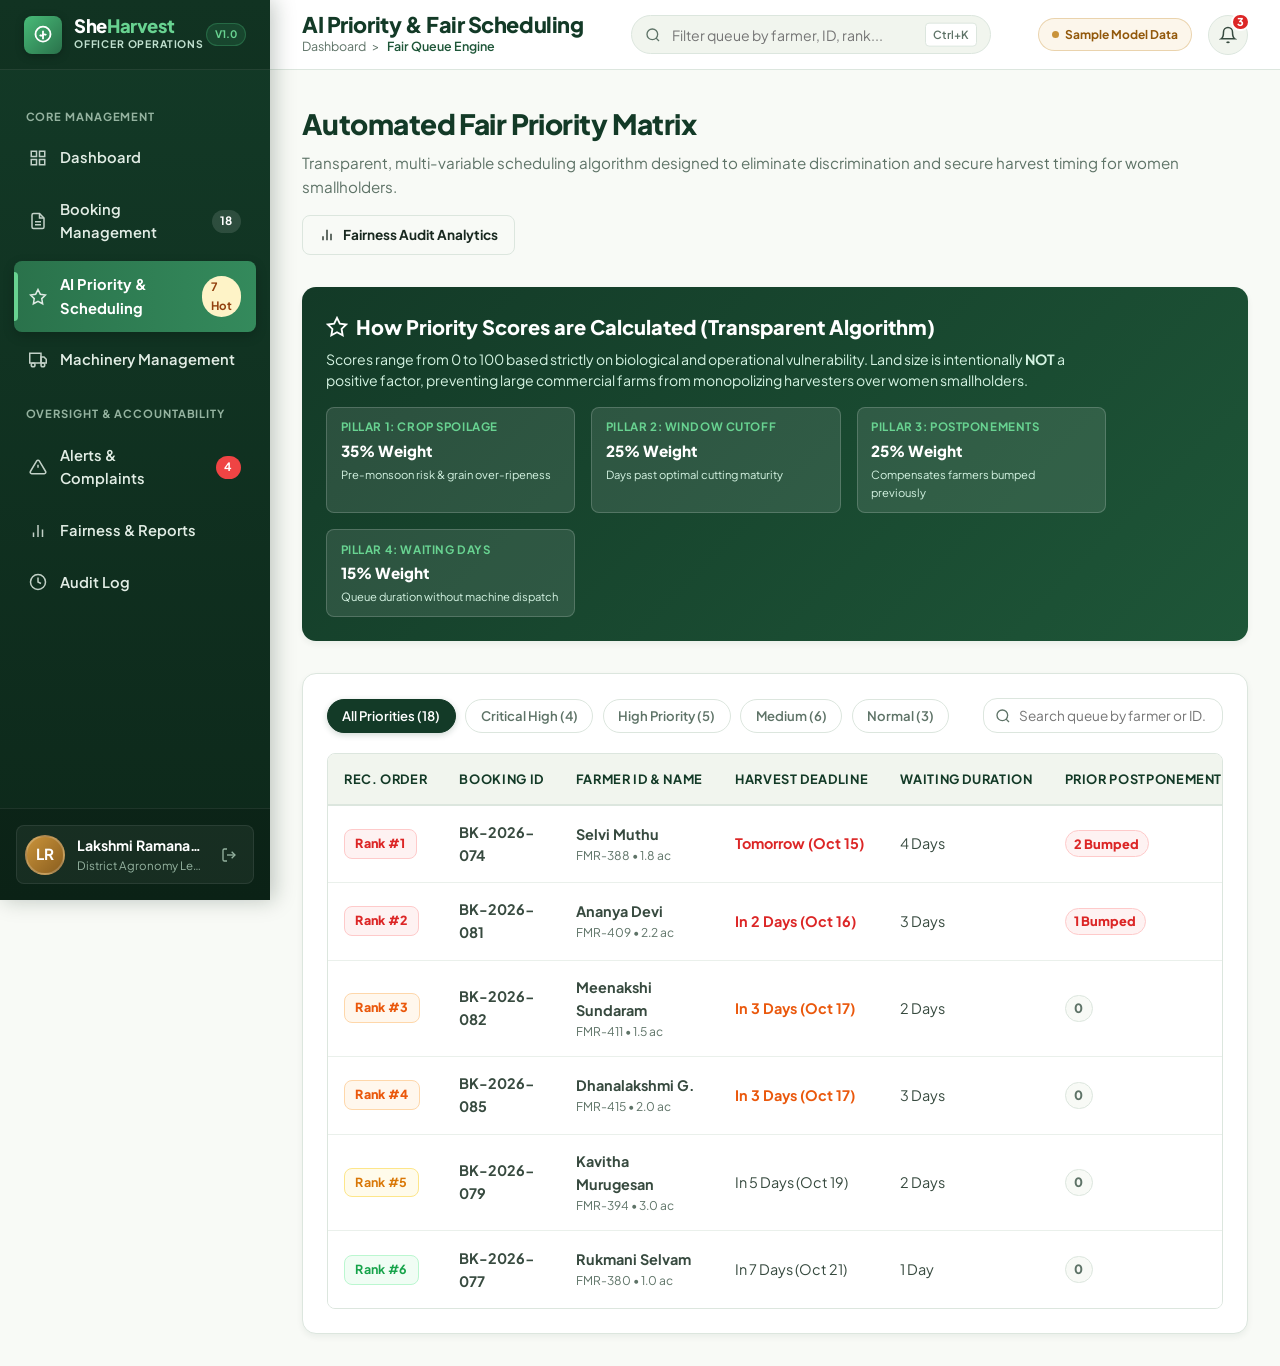
<file: officer/modules/priority-scheduling.html>
<!DOCTYPE html>
<html lang="en">
<head>
  <meta charset="UTF-8">
  <meta name="viewport" content="width=device-width, initial-scale=1.0">
  <meta name="description" content="She Harvest AI Priority & Fair Scheduling - Transparent machinery allocation queue designed to protect women smallholders.">
  <title>AI Priority & Fair Scheduling | She Harvest Officer Portal</title>

  <!-- Google Fonts: Plus Jakarta Sans -->
  <link rel="preconnect" href="https://fonts.googleapis.com">
  <link rel="preconnect" href="https://fonts.gstatic.com" crossorigin>
  <link href="https://fonts.googleapis.com/css2?family=Plus+Jakarta+Sans:wght@400;500;600;700;800&display=swap" rel="stylesheet">

  <!-- Core Stylesheets -->
  <link rel="stylesheet" href="../../css/style.css">
  <link rel="stylesheet" href="../css/components.css">
  <link rel="stylesheet" href="../css/priority-scheduling.css">
</head>
<body class="officer-app-layout">

  <!-- =========================================================================
       1. Sidebar Navigation
       ========================================================================= -->
  <aside class="officer-sidebar" aria-label="Officer Sidebar Navigation">
    
    <div class="sidebar-header">
      <a href="../dashboard.html" class="sidebar-logo">
        <div class="sidebar-logo-icon" aria-hidden="true">
          <svg width="20" height="20" viewBox="0 0 24 24" fill="none" stroke="currentColor" stroke-width="2.2">
            <path d="M12 2a9 9 0 0 1 9 9c0 4.97-4.03 9-9 9A9 9 0 0 1 3 11a9 9 0 0 1 9-9z"></path>
            <path d="M12 7v10"></path>
            <path d="M8 12c1.5 1 3 1 4 0s2.5-1 4 0"></path>
          </svg>
        </div>
        <div class="sidebar-logo-text">
          <span class="sidebar-logo-title">She<span>Harvest</span></span>
          <span class="sidebar-logo-badge">Officer Operations</span>
        </div>
      </a>
      <span class="sidebar-badge-pill">V1.0</span>
    </div>

    <!-- Navigation Links -->
    <nav class="sidebar-nav">
      
      <span class="nav-section-title">Core Management</span>

      <a href="../dashboard.html" class="sidebar-link">
        <svg width="18" height="18" viewBox="0 0 24 24" fill="none" stroke="currentColor" stroke-width="2"><rect x="3" y="3" width="7" height="7"></rect><rect x="14" y="3" width="7" height="7"></rect><rect x="14" y="14" width="7" height="7"></rect><rect x="3" y="14" width="7" height="7"></rect></svg>
        <span>Dashboard</span>
      </a>

      <a href="bookings.html" class="sidebar-link">
        <svg width="18" height="18" viewBox="0 0 24 24" fill="none" stroke="currentColor" stroke-width="2"><path d="M14 2H6a2 2 0 0 0-2 2v16a2 2 0 0 0 2 2h12a2 2 0 0 0 2-2V8z"></path><polyline points="14 2 14 8 20 8"></polyline><line x1="16" y1="13" x2="8" y2="13"></line><line x1="16" y1="17" x2="8" y2="17"></line></svg>
        <span>Booking Management</span>
        <span class="nav-counter">18</span>
      </a>

      <a href="priority-scheduling.html" class="sidebar-link active">
        <svg width="18" height="18" viewBox="0 0 24 24" fill="none" stroke="currentColor" stroke-width="2"><polygon points="12 2 15.09 8.26 22 9.27 17 14.14 18.18 21.02 12 17.77 5.82 21.02 7 14.14 2 9.27 8.91 8.26 12 2"></polygon></svg>
        <span>AI Priority & Scheduling</span>
        <span class="nav-counter" style="background-color: #fef3c7; color: #92400e;">7 Hot</span>
      </a>

      <a href="machinery.html" class="sidebar-link">
        <svg width="18" height="18" viewBox="0 0 24 24" fill="none" stroke="currentColor" stroke-width="2"><rect x="1" y="3" width="15" height="13"></rect><polygon points="16 8 20 8 23 11 23 16 16 16 8"></polygon><circle cx="5.5" cy="18.5" r="2.5"></circle><circle cx="18.5" cy="18.5" r="2.5"></circle></svg>
        <span>Machinery Management</span>
      </a>

      <span class="nav-section-title">Oversight & Accountability</span>

      <a href="alerts-complaints.html" class="sidebar-link">
        <svg width="18" height="18" viewBox="0 0 24 24" fill="none" stroke="currentColor" stroke-width="2"><path d="M10.29 3.86L1.82 18a2 2 0 0 0 1.71 3h16.94a2 2 0 0 0 1.71-3L13.71 3.86a2 2 0 0 0-3.42 0z"></path><line x1="12" y1="9" x2="12" y2="13"></line><line x1="12" y1="17" x2="12.01" y2="17"></line></svg>
        <span>Alerts & Complaints</span>
        <span class="nav-counter alert-counter">4</span>
      </a>

      <a href="fairness-reports.html" class="sidebar-link">
        <svg width="18" height="18" viewBox="0 0 24 24" fill="none" stroke="currentColor" stroke-width="2"><line x1="18" y1="20" x2="18" y2="10"></line><line x1="12" y1="20" x2="12" y2="4"></line><line x1="6" y1="20" x2="6" y2="14"></line></svg>
        <span>Fairness & Reports</span>
      </a>

      <a href="audit-log.html" class="sidebar-link">
        <svg width="18" height="18" viewBox="0 0 24 24" fill="none" stroke="currentColor" stroke-width="2"><circle cx="12" cy="12" r="10"></circle><polyline points="12 6 12 12 16 14"></polyline></svg>
        <span>Audit Log</span>
      </a>

    </nav>

    <!-- Officer Profile & Logout -->
    <div class="sidebar-footer">
      <div class="officer-profile-card">
        <div class="officer-avatar" aria-hidden="true">LR</div>
        <div class="officer-details">
          <span class="officer-name">Lakshmi Ramanathan</span>
          <span class="officer-role">District Agronomy Lead</span>
        </div>
        <a href="../login.html" class="officer-logout-btn" title="Sign out" aria-label="Sign out">
          <svg width="16" height="16" viewBox="0 0 24 24" fill="none" stroke="currentColor" stroke-width="2"><path d="M9 21H5a2 2 0 0 1-2-2V5a2 2 0 0 1 2-2h4"></path><polyline points="16 17 21 12 16 7"></polyline><line x1="21" y1="12" x2="9" y2="12"></line></svg>
        </a>
      </div>
    </div>

  </aside>

  <!-- =========================================================================
       2. Main Content Wrapper
       ========================================================================= -->
  <div class="officer-main-wrapper">
    
    <!-- Topbar -->
    <header class="officer-topbar">
      <div class="topbar-left">
        <button type="button" class="sidebar-toggle-btn" id="sidebar-toggle-btn" aria-label="Toggle navigation menu">
          <svg width="20" height="20" viewBox="0 0 24 24" fill="none" stroke="currentColor" stroke-width="2.2"><line x1="3" y1="12" x2="21" y2="12"></line><line x1="3" y1="6" x2="21" y2="6"></line><line x1="3" y1="18" x2="21" y2="18"></line></svg>
        </button>

        <div class="topbar-page-heading">
          <h1 class="topbar-title">AI Priority & Fair Scheduling</h1>
          <div class="topbar-breadcrumbs">
            <a href="../dashboard.html">Dashboard</a> &gt; <span>Fair Queue Engine</span>
          </div>
        </div>
      </div>

      <!-- Quick Search Bar -->
      <div class="topbar-search-form">
        <svg class="topbar-search-icon" width="16" height="16" viewBox="0 0 24 24" fill="none" stroke="currentColor" stroke-width="2"><circle cx="11" cy="11" r="8"></circle><line x1="21" y1="21" x2="16.65" y2="16.65"></line></svg>
        <input 
          type="text" 
          id="topbar-search-input" 
          class="topbar-search-input" 
          placeholder="Filter queue by farmer, ID, rank...">
        <span class="topbar-search-shortcut">Ctrl+K</span>
      </div>

      <!-- Right Actions -->
      <div class="topbar-right">
        <div class="demo-indicator-pill">
          <span class="indicator-dot"></span>
          Sample Model Data
        </div>

        <button type="button" class="topbar-action-btn" id="topbar-notification-btn" aria-label="Notifications">
          <svg width="18" height="18" viewBox="0 0 24 24" fill="none" stroke="currentColor" stroke-width="2"><path d="M18 8A6 6 0 0 0 6 8c0 7-3 9-3 9h18s-3-2-3-9"></path><path d="M13.73 21a2 2 0 0 1-3.46 0"></path></svg>
          <span class="notification-badge-count">3</span>
        </button>
      </div>
    </header>

    <!-- Main Content Body -->
    <main class="officer-content-body">
      
      <!-- Module Header -->
      <div class="module-header-block">
        <div class="module-title-group">
          <h2>Automated Fair Priority Matrix</h2>
          <p>
            Transparent, multi-variable scheduling algorithm designed to eliminate discrimination and secure harvest timing for women smallholders.
          </p>
        </div>
        <div class="module-action-buttons">
          <a href="fairness-reports.html" class="btn btn-outline btn-sm">
            <svg width="16" height="16" viewBox="0 0 24 24" fill="none" stroke="currentColor" stroke-width="2"><line x1="18" y1="20" x2="18" y2="10"></line><line x1="12" y1="20" x2="12" y2="4"></line><line x1="6" y1="20" x2="6" y2="14"></line></svg>
            Fairness Audit Analytics
          </a>
        </div>
      </div>

      <!-- Transparent Algorithm Formula Banner -->
      <div class="fairness-algorithm-banner">
        <div class="fairness-banner-content">
          <h3>
            <svg width="22" height="22" viewBox="0 0 24 24" fill="none" stroke="currentColor" stroke-width="2"><polygon points="12 2 15.09 8.26 22 9.27 17 14.14 18.18 21.02 12 17.77 5.82 21.02 7 14.14 2 9.27 8.91 8.26 12 2"></polygon></svg>
            How Priority Scores are Calculated (Transparent Algorithm)
          </h3>
          <p>
            Scores range from 0 to 100 based strictly on biological and operational vulnerability. Land size is intentionally <strong>NOT</strong> a positive factor, preventing large commercial farms from monopolizing harvesters over women smallholders.
          </p>

          <div class="fairness-pillars-grid">
            <div class="pillar-chip">
              <span class="pillar-chip-label">Pillar 1: Crop Spoilage</span>
              <span class="pillar-chip-value">35% Weight</span>
              <span class="pillar-chip-sub">Pre-monsoon risk & grain over-ripeness</span>
            </div>
            <div class="pillar-chip">
              <span class="pillar-chip-label">Pillar 2: Window Cutoff</span>
              <span class="pillar-chip-value">25% Weight</span>
              <span class="pillar-chip-sub">Days past optimal cutting maturity</span>
            </div>
            <div class="pillar-chip">
              <span class="pillar-chip-label">Pillar 3: Postponements</span>
              <span class="pillar-chip-value">25% Weight</span>
              <span class="pillar-chip-sub">Compensates farmers bumped previously</span>
            </div>
            <div class="pillar-chip">
              <span class="pillar-chip-label">Pillar 4: Waiting Days</span>
              <span class="pillar-chip-value">15% Weight</span>
              <span class="pillar-chip-sub">Queue duration without machine dispatch</span>
            </div>
          </div>
        </div>
      </div>

      <!-- Main Priority Queue Table Card -->
      <div class="admin-card">
        
        <!-- Table Toolbar -->
        <div class="table-toolbar">
          <div class="toolbar-filters">
            <button type="button" class="filter-btn priority-filter-btn active" data-level="all">All Priorities (18)</button>
            <button type="button" class="filter-btn priority-filter-btn" data-level="critical">Critical High (4)</button>
            <button type="button" class="filter-btn priority-filter-btn" data-level="high">High Priority (5)</button>
            <button type="button" class="filter-btn priority-filter-btn" data-level="medium">Medium (6)</button>
            <button type="button" class="filter-btn priority-filter-btn" data-level="normal">Normal (3)</button>
          </div>

          <div class="toolbar-search">
            <svg width="16" height="16" viewBox="0 0 24 24" fill="none" stroke="currentColor" stroke-width="2"><circle cx="11" cy="11" r="8"></circle><line x1="21" y1="21" x2="16.65" y2="16.65"></line></svg>
            <input type="text" id="priority-search-input" placeholder="Search queue by farmer or ID...">
          </div>
        </div>

        <!-- Priority Data Table -->
        <div class="table-responsive">
          <table class="data-table">
            <thead>
              <tr>
                <th>Rec. Order</th>
                <th>Booking ID</th>
                <th>Farmer ID & Name</th>
                <th>Harvest Deadline</th>
                <th>Waiting Duration</th>
                <th>Prior Postponements</th>
                <th>Crop-Loss Risk</th>
                <th>Priority Score</th>
                <th>Recommended Level</th>
                <th>Actions</th>
              </tr>
            </thead>
            <tbody id="priority-table-body">
              
              <!-- Item 1: Critical Rank 1 -->
              <tr data-level="critical">
                <td class="col-ps-rank">
                  <span class="priority-chip priority-critical" style="font-weight: 800;">Rank #1</span>
                </td>
                <td class="col-ps-booking-id"><strong>BK-2026-074</strong></td>
                <td class="col-ps-farmer">
                  <div style="font-weight: 700;">Selvi Muthu</div>
                  <div style="font-size: 0.75rem; color: #5e7367;">FMR-388 &bull; 1.8 ac</div>
                </td>
                <td>
                  <span style="color: #dc2626; font-weight: 700;">Tomorrow (Oct 15)</span>
                </td>
                <td>4 Days</td>
                <td>
                  <span class="postponement-counter high" title="Farmer postponed twice by commercial vendors">2 Bumped</span>
                </td>
                <td>
                  <span class="crop-risk-badge crop-risk-high">High (Severe Rain)</span>
                </td>
                <td class="col-ps-score">
                  <span class="score-badge high">96 / 100</span>
                </td>
                <td>
                  <span class="status-pill status-rejected" style="background:#fee2e2; color:#991b1b;">Critical High</span>
                </td>
                <td>
                  <div class="action-btn-group">
                    <button type="button" class="btn-icon-action btn-view-explanation" title="View Transparent Factor Breakdown">
                      <svg width="15" height="15" viewBox="0 0 24 24" fill="none" stroke="currentColor" stroke-width="2"><circle cx="12" cy="12" r="10"></circle><line x1="12" y1="16" x2="12" y2="12"></line><line x1="12" y1="8" x2="12.01" y2="8"></line></svg>
                    </button>
                    <button type="button" class="btn-icon-action btn-override-priority" title="Override Recommendation (Requires Audit Reason)">
                      <svg width="15" height="15" viewBox="0 0 24 24" fill="none" stroke="currentColor" stroke-width="2"><path d="M11 4H4a2 2 0 0 0-2 2v14a2 2 0 0 0 2 2h14a2 2 0 0 0 2-2v-7"></path><path d="M18.5 2.5a2.121 2.121 0 0 1 3 3L12 15l-4 1 1-4 9.5-9.5z"></path></svg>
                    </button>
                  </div>
                </td>
              </tr>

              <!-- Item 2: Critical Rank 2 -->
              <tr data-level="critical">
                <td class="col-ps-rank">
                  <span class="priority-chip priority-critical" style="font-weight: 800;">Rank #2</span>
                </td>
                <td class="col-ps-booking-id"><strong>BK-2026-081</strong></td>
                <td class="col-ps-farmer">
                  <div style="font-weight: 700;">Ananya Devi</div>
                  <div style="font-size: 0.75rem; color: #5e7367;">FMR-409 &bull; 2.2 ac</div>
                </td>
                <td>
                  <span style="color: #dc2626; font-weight: 700;">In 2 Days (Oct 16)</span>
                </td>
                <td>3 Days</td>
                <td>
                  <span class="postponement-counter high" title="Postponed once">1 Bumped</span>
                </td>
                <td>
                  <span class="crop-risk-badge crop-risk-high">High (95% Maturity)</span>
                </td>
                <td class="col-ps-score">
                  <span class="score-badge high">94 / 100</span>
                </td>
                <td>
                  <span class="status-pill status-rejected" style="background:#fee2e2; color:#991b1b;">Critical High</span>
                </td>
                <td>
                  <div class="action-btn-group">
                    <button type="button" class="btn-icon-action btn-view-explanation" title="View Transparent Factor Breakdown">
                      <svg width="15" height="15" viewBox="0 0 24 24" fill="none" stroke="currentColor" stroke-width="2"><circle cx="12" cy="12" r="10"></circle><line x1="12" y1="16" x2="12" y2="12"></line><line x1="12" y1="8" x2="12.01" y2="8"></line></svg>
                    </button>
                    <button type="button" class="btn-icon-action btn-override-priority" title="Override Recommendation">
                      <svg width="15" height="15" viewBox="0 0 24 24" fill="none" stroke="currentColor" stroke-width="2"><path d="M11 4H4a2 2 0 0 0-2 2v14a2 2 0 0 0 2 2h14a2 2 0 0 0 2-2v-7"></path><path d="M18.5 2.5a2.121 2.121 0 0 1 3 3L12 15l-4 1 1-4 9.5-9.5z"></path></svg>
                    </button>
                  </div>
                </td>
              </tr>

              <!-- Item 3: High Rank 3 -->
              <tr data-level="high">
                <td class="col-ps-rank">
                  <span class="priority-chip priority-high" style="font-weight: 800;">Rank #3</span>
                </td>
                <td class="col-ps-booking-id"><strong>BK-2026-082</strong></td>
                <td class="col-ps-farmer">
                  <div style="font-weight: 700;">Meenakshi Sundaram</div>
                  <div style="font-size: 0.75rem; color: #5e7367;">FMR-411 &bull; 1.5 ac</div>
                </td>
                <td>
                  <span style="color: #ea580c; font-weight: 700;">In 3 Days (Oct 17)</span>
                </td>
                <td>2 Days</td>
                <td>
                  <span class="postponement-counter zero">0</span>
                </td>
                <td>
                  <span class="crop-risk-badge crop-risk-medium">Medium</span>
                </td>
                <td class="col-ps-score">
                  <span class="score-badge high" style="background:#fff7ed; color:#c2410c; border-color:#fed7aa;">89 / 100</span>
                </td>
                <td>
                  <span class="status-pill status-pending" style="background:#fff7ed; color:#c2410c; border-color:#fed7aa;">High</span>
                </td>
                <td>
                  <div class="action-btn-group">
                    <button type="button" class="btn-icon-action btn-view-explanation" title="View Transparent Factor Breakdown">
                      <svg width="15" height="15" viewBox="0 0 24 24" fill="none" stroke="currentColor" stroke-width="2"><circle cx="12" cy="12" r="10"></circle><line x1="12" y1="16" x2="12" y2="12"></line><line x1="12" y1="8" x2="12.01" y2="8"></line></svg>
                    </button>
                    <button type="button" class="btn-icon-action btn-override-priority" title="Override Recommendation">
                      <svg width="15" height="15" viewBox="0 0 24 24" fill="none" stroke="currentColor" stroke-width="2"><path d="M11 4H4a2 2 0 0 0-2 2v14a2 2 0 0 0 2 2h14a2 2 0 0 0 2-2v-7"></path><path d="M18.5 2.5a2.121 2.121 0 0 1 3 3L12 15l-4 1 1-4 9.5-9.5z"></path></svg>
                    </button>
                  </div>
                </td>
              </tr>

              <!-- Item 4: High Rank 4 -->
              <tr data-level="high">
                <td class="col-ps-rank">
                  <span class="priority-chip priority-high" style="font-weight: 800;">Rank #4</span>
                </td>
                <td class="col-ps-booking-id"><strong>BK-2026-085</strong></td>
                <td class="col-ps-farmer">
                  <div style="font-weight: 700;">Dhanalakshmi G.</div>
                  <div style="font-size: 0.75rem; color: #5e7367;">FMR-415 &bull; 2.0 ac</div>
                </td>
                <td>
                  <span style="color: #ea580c; font-weight: 700;">In 3 Days (Oct 17)</span>
                </td>
                <td>3 Days</td>
                <td>
                  <span class="postponement-counter zero">0</span>
                </td>
                <td>
                  <span class="crop-risk-badge crop-risk-medium">Medium</span>
                </td>
                <td class="col-ps-score">
                  <span class="score-badge high" style="background:#fff7ed; color:#c2410c; border-color:#fed7aa;">85 / 100</span>
                </td>
                <td>
                  <span class="status-pill status-pending" style="background:#fff7ed; color:#c2410c; border-color:#fed7aa;">High</span>
                </td>
                <td>
                  <div class="action-btn-group">
                    <button type="button" class="btn-icon-action btn-view-explanation" title="View Transparent Factor Breakdown">
                      <svg width="15" height="15" viewBox="0 0 24 24" fill="none" stroke="currentColor" stroke-width="2"><circle cx="12" cy="12" r="10"></circle><line x1="12" y1="16" x2="12" y2="12"></line><line x1="12" y1="8" x2="12.01" y2="8"></line></svg>
                    </button>
                    <button type="button" class="btn-icon-action btn-override-priority" title="Override Recommendation">
                      <svg width="15" height="15" viewBox="0 0 24 24" fill="none" stroke="currentColor" stroke-width="2"><path d="M11 4H4a2 2 0 0 0-2 2v14a2 2 0 0 0 2 2h14a2 2 0 0 0 2-2v-7"></path><path d="M18.5 2.5a2.121 2.121 0 0 1 3 3L12 15l-4 1 1-4 9.5-9.5z"></path></svg>
                    </button>
                  </div>
                </td>
              </tr>

              <!-- Item 5: Medium Rank 5 -->
              <tr data-level="medium">
                <td class="col-ps-rank">
                  <span class="priority-chip priority-medium">Rank #5</span>
                </td>
                <td class="col-ps-booking-id"><strong>BK-2026-079</strong></td>
                <td class="col-ps-farmer">
                  <div style="font-weight: 700;">Kavitha Murugesan</div>
                  <div style="font-size: 0.75rem; color: #5e7367;">FMR-394 &bull; 3.0 ac</div>
                </td>
                <td>In 5 Days (Oct 19)</td>
                <td>2 Days</td>
                <td>
                  <span class="postponement-counter zero">0</span>
                </td>
                <td>
                  <span class="crop-risk-badge crop-risk-low">Low</span>
                </td>
                <td class="col-ps-score">
                  <span class="score-badge medium">78 / 100</span>
                </td>
                <td>
                  <span class="status-pill status-pending">Medium</span>
                </td>
                <td>
                  <div class="action-btn-group">
                    <button type="button" class="btn-icon-action btn-view-explanation" title="View Transparent Factor Breakdown">
                      <svg width="15" height="15" viewBox="0 0 24 24" fill="none" stroke="currentColor" stroke-width="2"><circle cx="12" cy="12" r="10"></circle><line x1="12" y1="16" x2="12" y2="12"></line><line x1="12" y1="8" x2="12.01" y2="8"></line></svg>
                    </button>
                    <button type="button" class="btn-icon-action btn-override-priority" title="Override Recommendation">
                      <svg width="15" height="15" viewBox="0 0 24 24" fill="none" stroke="currentColor" stroke-width="2"><path d="M11 4H4a2 2 0 0 0-2 2v14a2 2 0 0 0 2 2h14a2 2 0 0 0 2-2v-7"></path><path d="M18.5 2.5a2.121 2.121 0 0 1 3 3L12 15l-4 1 1-4 9.5-9.5z"></path></svg>
                    </button>
                  </div>
                </td>
              </tr>

              <!-- Item 6: Normal Rank 6 -->
              <tr data-level="normal">
                <td class="col-ps-rank">
                  <span class="priority-chip priority-normal">Rank #6</span>
                </td>
                <td class="col-ps-booking-id"><strong>BK-2026-077</strong></td>
                <td class="col-ps-farmer">
                  <div style="font-weight: 700;">Rukmani Selvam</div>
                  <div style="font-size: 0.75rem; color: #5e7367;">FMR-380 &bull; 1.0 ac</div>
                </td>
                <td>In 7 Days (Oct 21)</td>
                <td>1 Day</td>
                <td>
                  <span class="postponement-counter zero">0</span>
                </td>
                <td>
                  <span class="crop-risk-badge crop-risk-low">Low</span>
                </td>
                <td class="col-ps-score">
                  <span class="score-badge normal">64 / 100</span>
                </td>
                <td>
                  <span class="status-pill status-approved">Normal</span>
                </td>
                <td>
                  <div class="action-btn-group">
                    <button type="button" class="btn-icon-action btn-view-explanation" title="View Transparent Factor Breakdown">
                      <svg width="15" height="15" viewBox="0 0 24 24" fill="none" stroke="currentColor" stroke-width="2"><circle cx="12" cy="12" r="10"></circle><line x1="12" y1="16" x2="12" y2="12"></line><line x1="12" y1="8" x2="12.01" y2="8"></line></svg>
                    </button>
                    <button type="button" class="btn-icon-action btn-override-priority" title="Override Recommendation">
                      <svg width="15" height="15" viewBox="0 0 24 24" fill="none" stroke="currentColor" stroke-width="2"><path d="M11 4H4a2 2 0 0 0-2 2v14a2 2 0 0 0 2 2h14a2 2 0 0 0 2-2v-7"></path><path d="M18.5 2.5a2.121 2.121 0 0 1 3 3L12 15l-4 1 1-4 9.5-9.5z"></path></svg>
                    </button>
                  </div>
                </td>
              </tr>

            </tbody>
          </table>
        </div>

      </div>

    </main>

  </div>

  <!-- Toast Container -->
  <div class="toast-container" aria-live="polite"></div>

  <!-- Scripts -->
  <script src="../js/navigation.js"></script>
  <script src="../js/priority-scheduling.js"></script>
</body>
</html>
</file>
<file: css/style.css>
/* ==========================================================================
   She Harvest - Shared Agricultural Machinery Booking Platform
   Global Design System & Shared Stylesheet
   ========================================================================== */

/* --------------------------------------------------------------------------
   1. Design Tokens & CSS Variables
   -------------------------------------------------------------------------- */
:root {
  /* Color Palette: Forest Green, Light Green, White & Subtle Warm Beige */
  --color-primary-dark: #133a27;
  --color-primary: #1e5638;
  --color-primary-medium: #2a724b;
  --color-primary-light: #3e8e63;

  --color-accent: #48bb78;
  --color-accent-light: #68d391;
  --color-accent-soft: #d4f3e2;
  --color-accent-bg: #eaf8f0;

  --color-earth-gold: #c9933b;
  --color-earth-soft: #fcf6eb;

  /* Neutrals & Surfaces */
  --color-bg-body: #f8faf6;
  --color-bg-card: #ffffff;
  --color-bg-surface: #f1f5ee;
  --color-bg-elevated: #ffffff;

  /* Typography Colors */
  --color-text-main: #18281f;
  --color-text-body: #374a3f;
  --color-text-muted: #5e7367;
  --color-text-light: #8ba093;
  --color-text-inverse: #ffffff;

  /* Borders & Dividers */
  --color-border: #dce6de;
  --color-border-light: #eaf0eb;
  --color-border-focus: #2a724b;

  /* Typography Scale */
  --font-family-base: 'Plus Jakarta Sans', -apple-system, BlinkMacSystemFont, 'Segoe UI', Roboto, Helvetica, Arial, sans-serif;
  --font-family-display: 'Plus Jakarta Sans', -apple-system, BlinkMacSystemFont, 'Segoe UI', Roboto, Helvetica, Arial, sans-serif;

  /* Shadows */
  --shadow-xs: 0 1px 3px rgba(19, 58, 39, 0.05);
  --shadow-sm: 0 3px 6px rgba(19, 58, 39, 0.06);
  --shadow-md: 0 10px 25px rgba(19, 58, 39, 0.08);
  --shadow-lg: 0 20px 40px rgba(19, 58, 39, 0.12);
  --shadow-card: 0 12px 32px rgba(24, 40, 31, 0.07);
  --shadow-glow: 0 0 20px rgba(72, 187, 120, 0.35);

  /* Border Radii */
  --radius-sm: 8px;
  --radius-md: 14px;
  --radius-lg: 20px;
  --radius-xl: 28px;
  --radius-full: 9999px;

  /* Layout */
  --max-width-content: 1200px;
  --header-height: 80px;

  /* Transitions */
  --transition-fast: 0.2s cubic-bezier(0.16, 1, 0.3, 1);
  --transition-normal: 0.3s cubic-bezier(0.16, 1, 0.3, 1);
}

/* --------------------------------------------------------------------------
   2. Reset & Base Setup
   -------------------------------------------------------------------------- */
*,
*::before,
*::after {
  box-sizing: border-box;
  margin: 0;
  padding: 0;
}

html {
  font-size: 16px;
  scroll-behavior: smooth;
  -webkit-text-size-adjust: 100%;
}

body {
  min-height: 100vh;
  font-family: var(--font-family-base);
  font-size: 1rem;
  line-height: 1.6;
  color: var(--color-text-body);
  background-color: var(--color-bg-body);
  display: flex;
  flex-direction: column;
  -webkit-font-smoothing: antialiased;
  -moz-osx-font-smoothing: grayscale;
}

img {
  max-width: 100%;
  height: auto;
  display: block;
}

a {
  color: inherit;
  text-decoration: none;
  transition: color var(--transition-fast);
}

button,
input,
select,
textarea {
  font-family: inherit;
  font-size: inherit;
}

/* Accessible focus ring */
:focus-visible {
  outline: 3px solid var(--color-accent);
  outline-offset: 3px;
}

/* --------------------------------------------------------------------------
   3. Layout Utilities
   -------------------------------------------------------------------------- */
.container {
  width: 100%;
  max-width: var(--max-width-content);
  margin-left: auto;
  margin-right: auto;
  padding-left: 1.5rem;
  padding-right: 1.5rem;
}

.site-main {
  flex: 1 0 auto;
}

/* --------------------------------------------------------------------------
   4. Header & Navigation
   -------------------------------------------------------------------------- */
.site-header {
  position: sticky;
  top: 0;
  z-index: 100;
  background-color: rgba(255, 255, 255, 0.92);
  backdrop-filter: blur(12px);
  -webkit-backdrop-filter: blur(12px);
  border-bottom: 1px solid var(--color-border);
  transition: all var(--transition-fast);
}

.header-container {
  display: flex;
  align-items: center;
  justify-content: space-between;
  height: var(--header-height);
}

/* Logo */
.site-logo {
  display: flex;
  align-items: center;
  gap: 0.75rem;
  text-decoration: none;
}

.logo-icon-wrapper {
  width: 44px;
  height: 44px;
  border-radius: var(--radius-md);
  background: linear-gradient(135deg, var(--color-primary), var(--color-primary-dark));
  display: flex;
  align-items: center;
  justify-content: center;
  box-shadow: 0 4px 10px rgba(30, 86, 56, 0.25);
  color: #ffffff;
}

.logo-text-group {
  display: flex;
  flex-direction: column;
}

.logo-title {
  font-size: 1.35rem;
  font-weight: 800;
  color: var(--color-primary-dark);
  letter-spacing: -0.02em;
  line-height: 1.1;
}

.logo-title span {
  color: var(--color-accent);
}

.logo-tagline {
  font-size: 0.72rem;
  font-weight: 600;
  text-transform: uppercase;
  letter-spacing: 0.08em;
  color: var(--color-text-muted);
}

/* Navigation Links */
.main-nav {
  display: flex;
  align-items: center;
  gap: 2rem;
}

.nav-list {
  display: flex;
  align-items: center;
  list-style: none;
  gap: 0.5rem;
}

.nav-link {
  font-weight: 600;
  font-size: 0.95rem;
  color: var(--color-text-body);
  padding: 0.5rem 0.9rem;
  border-radius: var(--radius-sm);
  transition: all var(--transition-fast);
}

.nav-link:hover {
  color: var(--color-primary);
  background-color: var(--color-accent-bg);
}

.nav-link.active {
  color: var(--color-primary-dark);
  background-color: var(--color-accent-soft);
}

/* Header Login Action Group */
.nav-actions {
  display: flex;
  align-items: center;
  gap: 0.75rem;
}

/* --------------------------------------------------------------------------
   5. Buttons & Interactive Elements
   -------------------------------------------------------------------------- */
.btn {
  display: inline-flex;
  align-items: center;
  justify-content: center;
  gap: 0.5rem;
  font-weight: 700;
  font-size: 0.95rem;
  padding: 0.75rem 1.4rem;
  border-radius: var(--radius-md);
  border: 1px solid transparent;
  cursor: pointer;
  text-align: center;
  transition: all var(--transition-normal);
  text-decoration: none;
  white-space: nowrap;
}

.btn-primary {
  background: linear-gradient(135deg, var(--color-primary-medium), var(--color-primary-dark));
  color: var(--color-text-inverse);
  box-shadow: 0 4px 14px rgba(30, 86, 56, 0.25);
}

.btn-primary:hover {
  background: linear-gradient(135deg, var(--color-primary), var(--color-primary-dark));
  transform: translateY(-2px);
  box-shadow: 0 6px 20px rgba(30, 86, 56, 0.35);
  color: var(--color-text-inverse);
}

.btn-accent {
  background: linear-gradient(135deg, var(--color-accent), var(--color-primary-medium));
  color: var(--color-text-inverse);
  box-shadow: 0 4px 14px rgba(72, 187, 120, 0.3);
}

.btn-accent:hover {
  transform: translateY(-2px);
  box-shadow: 0 6px 20px rgba(72, 187, 120, 0.4);
  color: var(--color-text-inverse);
}

.btn-outline {
  background-color: transparent;
  border-color: var(--color-border);
  color: var(--color-text-main);
}

.btn-outline:hover {
  border-color: var(--color-primary);
  background-color: var(--color-accent-bg);
  color: var(--color-primary-dark);
}

.btn-farmer {
  background: linear-gradient(135deg, #2d6a4f, #1b4332);
  color: #ffffff;
  box-shadow: 0 6px 18px rgba(27, 67, 50, 0.25);
}

.btn-farmer:hover {
  background: linear-gradient(135deg, #40916c, #1b4332);
  transform: translateY(-3px);
  box-shadow: 0 10px 25px rgba(27, 67, 50, 0.35);
  color: #ffffff;
}

.btn-officer {
  background: linear-gradient(135deg, #2c3e50, #1a252f);
  color: #ffffff;
  box-shadow: 0 6px 18px rgba(44, 62, 80, 0.25);
}

.btn-officer:hover {
  background: linear-gradient(135deg, #34495e, #1a252f);
  transform: translateY(-3px);
  box-shadow: 0 10px 25px rgba(44, 62, 80, 0.35);
  color: #ffffff;
}

.btn-sm {
  padding: 0.5rem 1rem;
  font-size: 0.85rem;
  border-radius: var(--radius-sm);
}

.btn-block {
  width: 100%;
}

/* --------------------------------------------------------------------------
   6. Badges & Micro Tags
   -------------------------------------------------------------------------- */
.badge {
  display: inline-flex;
  align-items: center;
  gap: 0.4rem;
  padding: 0.3rem 0.75rem;
  font-size: 0.78rem;
  font-weight: 700;
  text-transform: uppercase;
  letter-spacing: 0.05em;
  border-radius: var(--radius-full);
}

.badge-agri {
  background-color: var(--color-accent-soft);
  color: var(--color-primary-dark);
  border: 1px solid rgba(72, 187, 120, 0.3);
}

.badge-farmer {
  background-color: #eaf8f0;
  color: #1b4332;
  border: 1px solid rgba(45, 106, 79, 0.25);
}

.badge-officer {
  background-color: #edf2f7;
  color: #2d3748;
  border: 1px solid rgba(74, 85, 104, 0.25);
}

/* --------------------------------------------------------------------------
   7. Form Base Styles
   -------------------------------------------------------------------------- */
.form-group {
  margin-bottom: 1.35rem;
  text-align: left;
}

.form-label {
  display: block;
  font-size: 0.88rem;
  font-weight: 700;
  color: var(--color-text-main);
  margin-bottom: 0.45rem;
}

.form-label span.required {
  color: #dc2626;
  margin-left: 0.2rem;
}

.input-wrapper {
  position: relative;
  display: flex;
  align-items: center;
}

.input-icon {
  position: absolute;
  left: 1rem;
  color: var(--color-text-light);
  pointer-events: none;
  display: flex;
  align-items: center;
  justify-content: center;
}

.form-control {
  width: 100%;
  padding: 0.85rem 1rem 0.85rem 2.85rem;
  font-size: 0.95rem;
  color: var(--color-text-main);
  background-color: #ffffff;
  border: 1.5px solid var(--color-border);
  border-radius: var(--radius-md);
  transition: all var(--transition-fast);
}

.form-control::placeholder {
  color: #94a3b8;
}

.form-control:focus {
  outline: none;
  border-color: var(--color-border-focus);
  background-color: #ffffff;
  box-shadow: 0 0 0 4px rgba(42, 114, 75, 0.12);
}

.form-hint {
  font-size: 0.76rem;
  color: var(--color-text-muted);
  margin-top: 0.35rem;
}

/* --------------------------------------------------------------------------
   8. Footer
   -------------------------------------------------------------------------- */
.site-footer {
  background-color: var(--color-primary-dark);
  color: #d1e0d7;
  padding-top: 4rem;
  padding-bottom: 2rem;
  border-top: 4px solid var(--color-accent);
}

.footer-top {
  display: grid;
  grid-template-columns: 2fr 1fr 1fr;
  gap: 3rem;
  padding-bottom: 3rem;
  border-bottom: 1px solid rgba(255, 255, 255, 0.1);
}

.footer-brand .logo-title {
  color: #ffffff;
}

.footer-brand .logo-title span {
  color: var(--color-accent-light);
}

.footer-brand .logo-tagline {
  color: #a3c2b0;
}

.footer-desc {
  margin-top: 1rem;
  font-size: 0.92rem;
  line-height: 1.6;
  color: #b8cfc2;
  max-width: 440px;
}

.footer-heading {
  font-size: 1rem;
  font-weight: 700;
  color: #ffffff;
  margin-bottom: 1.25rem;
  letter-spacing: -0.01em;
}

.footer-links {
  list-style: none;
  display: flex;
  flex-direction: column;
  gap: 0.75rem;
}

.footer-link {
  font-size: 0.9rem;
  color: #b8cfc2;
  transition: color var(--transition-fast);
}

.footer-link:hover {
  color: var(--color-accent-light);
  transform: translateX(3px);
  display: inline-block;
}

.footer-bottom {
  padding-top: 2rem;
  display: flex;
  align-items: center;
  justify-content: space-between;
  font-size: 0.85rem;
  color: #8da897;
}

.footer-badge {
  display: inline-flex;
  align-items: center;
  gap: 0.4rem;
  padding: 0.25rem 0.65rem;
  border-radius: var(--radius-sm);
  background-color: rgba(255, 255, 255, 0.08);
  font-size: 0.75rem;
  color: var(--color-accent-light);
}

/* --------------------------------------------------------------------------
   9. Responsive Media Queries
   -------------------------------------------------------------------------- */
@media (max-width: 900px) {
  .footer-top {
    grid-template-columns: 1fr 1fr;
    gap: 2.5rem;
  }

  .footer-brand {
    grid-column: span 2;
  }
}

@media (max-width: 768px) {
  :root {
    --header-height: 70px;
  }

  .header-container {
    gap: 1rem;
  }

  .main-nav {
    gap: 1rem;
  }

  .nav-list {
    gap: 0.2rem;
  }

  .nav-link {
    padding: 0.4rem 0.6rem;
    font-size: 0.9rem;
  }

  .footer-top {
    grid-template-columns: 1fr;
    gap: 2rem;
  }

  .footer-brand {
    grid-column: span 1;
  }

  .footer-bottom {
    flex-direction: column;
    gap: 1rem;
    text-align: center;
  }
}

@media (max-width: 480px) {
  .logo-tagline {
    display: none;
  }

  .nav-actions .btn {
    padding: 0.4rem 0.75rem;
    font-size: 0.8rem;
  }
}
</file>
<file: home/home.css>
/* ==========================================================================
   She Harvest - Home Page Stylesheet
   Path: home/home.css
   ========================================================================== */

/* --------------------------------------------------------------------------
   1. Hero Section
   -------------------------------------------------------------------------- */
.hero-section {
  position: relative;
  padding: 4.5rem 0 5rem;
  background: radial-gradient(circle at 10% 20%, rgba(216, 243, 220, 0.45) 0%, transparent 60%),
              radial-gradient(circle at 90% 80%, rgba(244, 240, 230, 0.6) 0%, transparent 50%),
              var(--color-bg-body);
  border-bottom: 1px solid var(--color-border);
  overflow: hidden;
}

.hero-grid {
  display: grid;
  grid-template-columns: 1.15fr 0.85fr;
  gap: 3.5rem;
  align-items: center;
}

/* Hero Content */
.hero-content {
  display: flex;
  flex-direction: column;
  gap: 1.5rem;
}

.hero-badge-wrapper {
  display: flex;
  align-items: center;
  gap: 0.75rem;
}

.hero-title {
  font-size: clamp(2.2rem, 3.8vw, 3.25rem);
  font-weight: 800;
  color: var(--color-primary-dark);
  line-height: 1.18;
  letter-spacing: -0.03em;
}

.hero-title .highlight {
  color: var(--color-primary-medium);
  position: relative;
  display: inline-block;
}

.hero-title .highlight::after {
  content: '';
  position: absolute;
  left: 0;
  bottom: 4px;
  width: 100%;
  height: 8px;
  background-color: rgba(72, 187, 120, 0.25);
  border-radius: 4px;
  z-index: -1;
}

.hero-subtitle {
  font-size: 1.15rem;
  line-height: 1.65;
  color: var(--color-text-body);
  font-weight: 500;
}

/* Welcome Mission Box */
.welcome-card {
  background-color: rgba(255, 255, 255, 0.85);
  backdrop-filter: blur(8px);
  -webkit-backdrop-filter: blur(8px);
  border: 1px solid var(--color-border);
  border-left: 4px solid var(--color-accent);
  padding: 1.25rem 1.5rem;
  border-radius: var(--radius-md);
  box-shadow: var(--shadow-xs);
}

.welcome-card-header {
  display: flex;
  align-items: center;
  gap: 0.5rem;
  margin-bottom: 0.4rem;
}

.welcome-card-title {
  font-size: 0.95rem;
  font-weight: 700;
  color: var(--color-primary-dark);
  text-transform: uppercase;
  letter-spacing: 0.04em;
}

.welcome-card-text {
  font-size: 0.95rem;
  color: var(--color-text-body);
  line-height: 1.55;
}

/* Prominent Portal Action Buttons / Cards in Hero */
.hero-portal-actions {
  display: flex;
  flex-direction: column;
  gap: 1rem;
  margin-top: 0.5rem;
}

.hero-actions-label {
  font-size: 0.85rem;
  font-weight: 700;
  text-transform: uppercase;
  letter-spacing: 0.06em;
  color: var(--color-text-muted);
}

.portal-buttons-grid {
  display: grid;
  grid-template-columns: 1fr 1fr;
  gap: 1.25rem;
}

.portal-quick-card {
  display: flex;
  flex-direction: column;
  padding: 1.25rem 1.25rem 1.15rem;
  background-color: #ffffff;
  border: 1.5px solid var(--color-border);
  border-radius: var(--radius-lg);
  box-shadow: var(--shadow-sm);
  text-decoration: none;
  transition: all var(--transition-normal);
  position: relative;
  overflow: hidden;
}

.portal-quick-card:hover {
  transform: translateY(-4px);
  box-shadow: var(--shadow-md);
}

.portal-quick-card.farmer-theme:hover {
  border-color: var(--color-primary-medium);
  box-shadow: 0 12px 28px rgba(30, 86, 56, 0.15);
}

.portal-quick-card.officer-theme:hover {
  border-color: #34495e;
  box-shadow: 0 12px 28px rgba(44, 62, 80, 0.15);
}

.portal-card-top {
  display: flex;
  align-items: center;
  justify-content: space-between;
  margin-bottom: 0.85rem;
}

.portal-icon-box {
  width: 44px;
  height: 44px;
  border-radius: var(--radius-md);
  display: flex;
  align-items: center;
  justify-content: center;
}

.farmer-theme .portal-icon-box {
  background-color: #eaf8f0;
  color: var(--color-primary-dark);
}

.officer-theme .portal-icon-box {
  background-color: #edf2f7;
  color: #2c3e50;
}

.portal-card-title {
  font-size: 1.12rem;
  font-weight: 800;
  color: var(--color-text-main);
  margin-bottom: 0.35rem;
}

.portal-card-desc {
  font-size: 0.88rem;
  color: var(--color-text-muted);
  line-height: 1.45;
  margin-bottom: 1rem;
}

.portal-card-arrow {
  display: inline-flex;
  align-items: center;
  gap: 0.4rem;
  font-size: 0.88rem;
  font-weight: 700;
  margin-top: auto;
  transition: gap var(--transition-fast);
}

.farmer-theme .portal-card-arrow {
  color: var(--color-primary);
}

.officer-theme .portal-card-arrow {
  color: #2c3e50;
}

.portal-quick-card:hover .portal-card-arrow {
  gap: 0.65rem;
}

/* Hero Media / Image */
.hero-media-wrapper {
  position: relative;
}

.hero-image-card {
  position: relative;
  border-radius: var(--radius-xl);
  overflow: hidden;
  box-shadow: var(--shadow-lg);
  border: 4px solid #ffffff;
  background-color: #e2e8f0;
}

.hero-image {
  width: 100%;
  height: 460px;
  object-fit: cover;
  transition: transform 0.6s ease;
}

.hero-image-card:hover .hero-image {
  transform: scale(1.02);
}

/* Floating Glass Overlay Badges */
.floating-pill {
  position: absolute;
  background: rgba(255, 255, 255, 0.95);
  backdrop-filter: blur(10px);
  -webkit-backdrop-filter: blur(10px);
  border-radius: var(--radius-md);
  padding: 0.85rem 1.15rem;
  display: flex;
  align-items: center;
  gap: 0.75rem;
  box-shadow: var(--shadow-md);
  border: 1px solid rgba(255, 255, 255, 0.7);
  animation: floatSubtle 4s ease-in-out infinite alternate;
}

.pill-top-left {
  top: 1.5rem;
  left: -1rem;
}

.pill-bottom-right {
  bottom: 2rem;
  right: -1rem;
  animation-delay: -2s;
}

.pill-icon {
  width: 36px;
  height: 36px;
  border-radius: 50%;
  display: flex;
  align-items: center;
  justify-content: center;
  flex-shrink: 0;
}

.pill-top-left .pill-icon {
  background-color: var(--color-accent-soft);
  color: var(--color-primary-dark);
}

.pill-bottom-right .pill-icon {
  background-color: #fef3c7;
  color: #b45309;
}

.pill-title {
  font-size: 0.85rem;
  font-weight: 800;
  color: var(--color-text-main);
  line-height: 1.2;
}

.pill-subtitle {
  font-size: 0.72rem;
  color: var(--color-text-muted);
  font-weight: 600;
}

@keyframes floatSubtle {
  0% {
    transform: translateY(0);
  }
  100% {
    transform: translateY(-8px);
  }
}

/* --------------------------------------------------------------------------
   2. Features Section
   -------------------------------------------------------------------------- */
.features-section {
  padding: 5.5rem 0;
  background-color: #ffffff;
  border-bottom: 1px solid var(--color-border-light);
}

.section-header {
  text-align: center;
  max-width: 680px;
  margin: 0 auto 3.5rem;
}

.section-pretitle {
  font-size: 0.82rem;
  font-weight: 800;
  text-transform: uppercase;
  letter-spacing: 0.1em;
  color: var(--color-primary-medium);
  margin-bottom: 0.5rem;
}

.section-title {
  font-size: clamp(1.8rem, 2.8vw, 2.4rem);
  font-weight: 800;
  color: var(--color-primary-dark);
  line-height: 1.25;
  letter-spacing: -0.02em;
  margin-bottom: 0.9rem;
}

.section-desc {
  font-size: 1.05rem;
  color: var(--color-text-muted);
  line-height: 1.6;
}

.features-grid {
  display: grid;
  grid-template-columns: repeat(3, 1fr);
  gap: 2rem;
}

.feature-card {
  background-color: var(--color-bg-body);
  border: 1px solid var(--color-border);
  border-radius: var(--radius-lg);
  padding: 2.25rem 1.85rem;
  display: flex;
  flex-direction: column;
  transition: all var(--transition-normal);
  position: relative;
}

.feature-card:hover {
  background-color: #ffffff;
  border-color: var(--color-accent);
  transform: translateY(-5px);
  box-shadow: var(--shadow-card);
}

.feature-icon-wrapper {
  width: 58px;
  height: 58px;
  border-radius: var(--radius-md);
  background: linear-gradient(135deg, var(--color-accent-soft), #ffffff);
  border: 1px solid var(--color-accent-soft);
  display: flex;
  align-items: center;
  justify-content: center;
  margin-bottom: 1.5rem;
  color: var(--color-primary);
  box-shadow: 0 4px 10px rgba(72, 187, 120, 0.15);
}

.feature-title {
  font-size: 1.25rem;
  font-weight: 800;
  color: var(--color-primary-dark);
  margin-bottom: 0.75rem;
  letter-spacing: -0.01em;
}

.feature-text {
  font-size: 0.95rem;
  color: var(--color-text-body);
  line-height: 1.6;
  margin-bottom: 1.25rem;
}

.feature-tag {
  margin-top: auto;
  font-size: 0.78rem;
  font-weight: 700;
  color: var(--color-primary);
  display: inline-flex;
  align-items: center;
  gap: 0.35rem;
}

/* --------------------------------------------------------------------------
   3. About She Harvest Section
   -------------------------------------------------------------------------- */
.about-section {
  padding: 5.5rem 0;
  background-color: var(--color-bg-surface);
  border-bottom: 1px solid var(--color-border);
}

.about-grid {
  display: grid;
  grid-template-columns: 1fr 1fr;
  gap: 4rem;
  align-items: center;
}

.about-content {
  display: flex;
  flex-direction: column;
  gap: 1.25rem;
}

.about-title {
  font-size: clamp(1.8rem, 2.6vw, 2.3rem);
  font-weight: 800;
  color: var(--color-primary-dark);
  letter-spacing: -0.02em;
  line-height: 1.25;
}

.about-paragraph {
  font-size: 1rem;
  color: var(--color-text-body);
  line-height: 1.7;
}

.about-pillars {
  display: grid;
  grid-template-columns: 1fr;
  gap: 1rem;
  margin-top: 0.5rem;
}

.pillar-item {
  display: flex;
  align-items: flex-start;
  gap: 1rem;
  background-color: #ffffff;
  padding: 1.1rem 1.25rem;
  border-radius: var(--radius-md);
  border: 1px solid var(--color-border);
}

.pillar-icon {
  width: 32px;
  height: 32px;
  border-radius: 50%;
  background-color: var(--color-accent-soft);
  color: var(--color-primary-dark);
  display: flex;
  align-items: center;
  justify-content: center;
  flex-shrink: 0;
  margin-top: 2px;
}

.pillar-name {
  font-size: 0.95rem;
  font-weight: 800;
  color: var(--color-primary-dark);
  margin-bottom: 0.2rem;
}

.pillar-desc {
  font-size: 0.88rem;
  color: var(--color-text-muted);
  line-height: 1.45;
}

.about-visual-card {
  background: linear-gradient(145deg, #ffffff, #f9fbf9);
  border: 1px solid var(--color-border);
  border-radius: var(--radius-xl);
  padding: 2.5rem;
  box-shadow: var(--shadow-card);
  display: flex;
  flex-direction: column;
  gap: 2rem;
}

.stats-card-header {
  border-bottom: 1px solid var(--color-border-light);
  padding-bottom: 1.25rem;
}

.stats-card-title {
  font-size: 1.15rem;
  font-weight: 800;
  color: var(--color-primary-dark);
  margin-bottom: 0.3rem;
}

.stats-card-subtitle {
  font-size: 0.88rem;
  color: var(--color-text-muted);
}

.stats-grid {
  display: grid;
  grid-template-columns: 1fr 1fr;
  gap: 1.5rem;
}

.stat-box {
  background-color: var(--color-bg-body);
  border: 1px solid var(--color-border);
  padding: 1.25rem;
  border-radius: var(--radius-md);
  text-align: center;
}

.stat-number {
  font-size: 1.85rem;
  font-weight: 800;
  color: var(--color-primary);
  line-height: 1.1;
  margin-bottom: 0.25rem;
}

.stat-label {
  font-size: 0.8rem;
  font-weight: 700;
  color: var(--color-text-muted);
  text-transform: uppercase;
  letter-spacing: 0.04em;
}

/* --------------------------------------------------------------------------
   4. Call to Action / Portals Banner
   -------------------------------------------------------------------------- */
.cta-portals-section {
  padding: 4.5rem 0;
  background: linear-gradient(135deg, var(--color-primary-dark), #102a1c);
  color: #ffffff;
  text-align: center;
}

.cta-header {
  max-width: 640px;
  margin: 0 auto 2.5rem;
}

.cta-title {
  font-size: clamp(1.8rem, 2.5vw, 2.2rem);
  font-weight: 800;
  color: #ffffff;
  margin-bottom: 0.75rem;
  letter-spacing: -0.02em;
}

.cta-subtitle {
  font-size: 1rem;
  color: #c4d7cc;
}

.cta-buttons-wrapper {
  display: flex;
  justify-content: center;
  align-items: center;
  gap: 1.5rem;
  flex-wrap: wrap;
}

/* --------------------------------------------------------------------------
   5. Responsive Styles
   -------------------------------------------------------------------------- */
@media (max-width: 992px) {
  .hero-grid {
    grid-template-columns: 1fr;
    gap: 3rem;
  }

  .hero-media-wrapper {
    order: -1;
    max-width: 600px;
    margin: 0 auto;
  }

  .hero-image {
    height: 380px;
  }

  .floating-pill {
    display: none;
  }

  .features-grid {
    grid-template-columns: 1fr;
    max-width: 540px;
    margin: 0 auto;
  }

  .about-grid {
    grid-template-columns: 1fr;
    gap: 3rem;
  }
}

@media (max-width: 640px) {
  .hero-section {
    padding: 3rem 0;
  }

  .portal-buttons-grid {
    grid-template-columns: 1fr;
    gap: 1rem;
  }

  .hero-image {
    height: 280px;
  }

  .stats-grid {
    grid-template-columns: 1fr;
  }

  .cta-buttons-wrapper {
    flex-direction: column;
    width: 100%;
  }

  .cta-buttons-wrapper .btn {
    width: 100%;
  }
}
</file>
<file: officer/css/components.css>
/* ==========================================================================
   She Harvest - Officer Portal Design System & Shared Components
   Path: officer/css/components.css
   ========================================================================== */

/* --------------------------------------------------------------------------
   1. Theme Variables & Officer Portal Overrides
   -------------------------------------------------------------------------- */
:root {
  /* Officer Dashboard Specific Dimensions */
  --sidebar-width: 270px;
  --sidebar-collapsed-width: 78px;
  --topbar-height: 70px;

  /* Priority & Status Theme Colors */
  --color-priority-critical: #dc2626;
  --color-priority-critical-bg: #fef2f2;
  --color-priority-critical-border: #fecaca;

  --color-priority-high: #ea580c;
  --color-priority-high-bg: #fff7ed;
  --color-priority-high-border: #fed7aa;

  --color-priority-medium: #d97706;
  --color-priority-medium-bg: #fffbeb;
  --color-priority-medium-border: #fde68a;

  --color-priority-normal: #16a34a;
  --color-priority-normal-bg: #f0fdf4;
  --color-priority-normal-border: #bbf7d0;

  /* Status Colors */
  --status-pending: #d97706;
  --status-pending-bg: #fffbeb;
  --status-approved: #16a34a;
  --status-approved-bg: #f0fdf4;
  --status-rejected: #dc2626;
  --status-rejected-bg: #fef2f2;
  --status-in-progress: #0284c7;
  --status-in-progress-bg: #f0f9ff;
  --status-completed: #0d9488;
  --status-completed-bg: #f0fdfa;
  --status-maintenance: #7c3aed;
  --status-maintenance-bg: #f5f3ff;

  /* Neutral surfaces */
  --bg-sidebar: #133a27;
  --bg-sidebar-hover: #1e5638;
  --bg-sidebar-active: #2a724b;
  --text-sidebar: #e2ede5;
  --text-sidebar-muted: #95b3a0;
}

/* --------------------------------------------------------------------------
   2. Master Officer App Shell Layout
   -------------------------------------------------------------------------- */
.officer-app-layout {
  display: flex;
  min-height: 100vh;
  background-color: var(--color-bg-body);
  color: var(--color-text-body);
  font-family: var(--font-family-base);
  overflow-x: hidden;
}

/* --------------------------------------------------------------------------
   3. Sidebar Navigation Component
   -------------------------------------------------------------------------- */
.officer-sidebar {
  width: var(--sidebar-width);
  background: linear-gradient(180deg, #133a27 0%, #0d281a 100%);
  color: var(--text-sidebar);
  display: flex;
  flex-direction: column;
  position: fixed;
  top: 0;
  left: 0;
  bottom: 0;
  z-index: 1000;
  box-shadow: 4px 0 20px rgba(10, 35, 20, 0.25);
  transition: transform var(--transition-normal), width var(--transition-normal);
  overflow-y: auto;
  scrollbar-width: thin;
  scrollbar-color: rgba(255, 255, 255, 0.15) transparent;
}

.sidebar-header {
  height: var(--topbar-height);
  padding: 0 1.5rem;
  display: flex;
  align-items: center;
  justify-content: space-between;
  border-bottom: 1px solid rgba(255, 255, 255, 0.08);
  background-color: rgba(0, 0, 0, 0.12);
}

.sidebar-logo {
  display: flex;
  align-items: center;
  gap: 0.75rem;
  text-decoration: none;
  color: #ffffff;
}

.sidebar-logo-icon {
  width: 38px;
  height: 38px;
  border-radius: var(--radius-sm);
  background: linear-gradient(135deg, #48bb78, #2a724b);
  display: flex;
  align-items: center;
  justify-content: center;
  color: #ffffff;
  box-shadow: 0 2px 8px rgba(0, 0, 0, 0.25);
}

.sidebar-logo-text {
  display: flex;
  flex-direction: column;
}

.sidebar-logo-title {
  font-size: 1.15rem;
  font-weight: 800;
  color: #ffffff;
  letter-spacing: -0.02em;
  line-height: 1.1;
}

.sidebar-logo-title span {
  color: var(--color-accent-light);
}

.sidebar-logo-badge {
  font-size: 0.65rem;
  font-weight: 700;
  text-transform: uppercase;
  letter-spacing: 0.08em;
  color: var(--color-accent-soft);
  opacity: 0.9;
}

.sidebar-badge-pill {
  background-color: rgba(72, 187, 120, 0.15);
  color: var(--color-accent-light);
  border: 1px solid rgba(72, 187, 120, 0.3);
  font-size: 0.65rem;
  font-weight: 700;
  padding: 0.15rem 0.5rem;
  border-radius: var(--radius-full);
}

/* Sidebar Navigation Items */
.sidebar-nav {
  flex: 1;
  padding: 1.25rem 0.85rem;
  display: flex;
  flex-direction: column;
  gap: 0.25rem;
}

.nav-section-title {
  font-size: 0.7rem;
  font-weight: 700;
  text-transform: uppercase;
  letter-spacing: 0.08em;
  color: var(--text-sidebar-muted);
  padding: 0.6rem 0.75rem 0.3rem;
  margin-top: 0.5rem;
}

.sidebar-link {
  display: flex;
  align-items: center;
  gap: 0.85rem;
  padding: 0.75rem 0.95rem;
  color: var(--text-sidebar);
  border-radius: var(--radius-sm);
  font-weight: 600;
  font-size: 0.92rem;
  transition: all var(--transition-fast);
  text-decoration: none;
  position: relative;
}

.sidebar-link svg {
  flex-shrink: 0;
  opacity: 0.85;
  transition: transform var(--transition-fast), opacity var(--transition-fast);
}

.sidebar-link:hover {
  background-color: var(--bg-sidebar-hover);
  color: #ffffff;
  transform: translateX(3px);
}

.sidebar-link:hover svg {
  opacity: 1;
  transform: scale(1.08);
}

.sidebar-link.active {
  background: linear-gradient(90deg, var(--bg-sidebar-active), #348a5c);
  color: #ffffff;
  font-weight: 700;
  box-shadow: 0 4px 12px rgba(0, 0, 0, 0.2);
}

.sidebar-link.active::before {
  content: '';
  position: absolute;
  left: 0;
  top: 15%;
  bottom: 15%;
  width: 4px;
  background-color: var(--color-accent-light);
  border-radius: 0 4px 4px 0;
}

.sidebar-link .nav-counter {
  margin-left: auto;
  font-size: 0.72rem;
  font-weight: 700;
  padding: 0.15rem 0.55rem;
  border-radius: var(--radius-full);
  background-color: rgba(255, 255, 255, 0.12);
  color: #ffffff;
}

.sidebar-link .nav-counter.alert-counter {
  background-color: #ef4444;
  color: #ffffff;
}

/* Sidebar Officer Profile Footer */
.sidebar-footer {
  padding: 1rem;
  border-top: 1px solid rgba(255, 255, 255, 0.08);
  background-color: rgba(0, 0, 0, 0.15);
}

.officer-profile-card {
  display: flex;
  align-items: center;
  gap: 0.75rem;
  padding: 0.5rem;
  border-radius: var(--radius-sm);
  background-color: rgba(255, 255, 255, 0.05);
  border: 1px solid rgba(255, 255, 255, 0.08);
}

.officer-avatar {
  width: 40px;
  height: 40px;
  border-radius: var(--radius-full);
  background: linear-gradient(135deg, #c9933b, #8a5e1e);
  color: #ffffff;
  font-weight: 700;
  font-size: 0.95rem;
  display: flex;
  align-items: center;
  justify-content: center;
  flex-shrink: 0;
  border: 2px solid rgba(255, 255, 255, 0.2);
}

.officer-details {
  display: flex;
  flex-direction: column;
  overflow: hidden;
  flex: 1;
}

.officer-name {
  font-size: 0.88rem;
  font-weight: 700;
  color: #ffffff;
  white-space: nowrap;
  overflow: hidden;
  text-overflow: ellipsis;
}

.officer-role {
  font-size: 0.72rem;
  color: var(--text-sidebar-muted);
  white-space: nowrap;
  overflow: hidden;
  text-overflow: ellipsis;
}

.officer-logout-btn {
  display: flex;
  align-items: center;
  justify-content: center;
  width: 32px;
  height: 32px;
  border-radius: var(--radius-sm);
  color: var(--text-sidebar-muted);
  background: transparent;
  border: none;
  cursor: pointer;
  transition: all var(--transition-fast);
  text-decoration: none;
}

.officer-logout-btn:hover {
  background-color: rgba(239, 68, 68, 0.2);
  color: #fca5a5;
}

/* --------------------------------------------------------------------------
   4. Main Content Wrapper & Top Navigation Bar
   -------------------------------------------------------------------------- */
.officer-main-wrapper {
  flex: 1;
  margin-left: var(--sidebar-width);
  display: flex;
  flex-direction: column;
  min-height: 100vh;
  transition: margin-left var(--transition-normal);
  background-color: var(--color-bg-body);
}

/* Top Navigation Bar */
.officer-topbar {
  height: var(--topbar-height);
  background-color: rgba(255, 255, 255, 0.94);
  backdrop-filter: blur(12px);
  -webkit-backdrop-filter: blur(12px);
  border-bottom: 1px solid var(--color-border);
  position: sticky;
  top: 0;
  z-index: 900;
  display: flex;
  align-items: center;
  justify-content: space-between;
  padding: 0 2rem;
}

.topbar-left {
  display: flex;
  align-items: center;
  gap: 1.25rem;
}

.sidebar-toggle-btn {
  display: none;
  background: transparent;
  border: 1px solid var(--color-border);
  border-radius: var(--radius-sm);
  width: 40px;
  height: 40px;
  align-items: center;
  justify-content: center;
  cursor: pointer;
  color: var(--color-text-main);
  transition: all var(--transition-fast);
}

.sidebar-toggle-btn:hover {
  background-color: var(--color-bg-surface);
  color: var(--color-primary);
}

.topbar-page-heading {
  display: flex;
  flex-direction: column;
}

.topbar-title {
  font-size: 1.35rem;
  font-weight: 800;
  color: var(--color-primary-dark);
  letter-spacing: -0.02em;
  line-height: 1.2;
}

.topbar-breadcrumbs {
  font-size: 0.78rem;
  color: var(--color-text-muted);
  display: flex;
  align-items: center;
  gap: 0.4rem;
}

.topbar-breadcrumbs span {
  color: var(--color-primary);
  font-weight: 600;
}

/* Topbar Center Search */
.topbar-search-form {
  flex: 0 1 360px;
  position: relative;
}

.topbar-search-input {
  width: 100%;
  padding: 0.6rem 2.5rem 0.6rem 2.5rem;
  font-size: 0.88rem;
  background-color: var(--color-bg-surface);
  border: 1px solid var(--color-border);
  border-radius: var(--radius-full);
  color: var(--color-text-main);
  transition: all var(--transition-fast);
}

.topbar-search-input:focus {
  outline: none;
  border-color: var(--color-primary-medium);
  background-color: #ffffff;
  box-shadow: 0 0 0 3px rgba(42, 114, 75, 0.15);
}

.topbar-search-icon {
  position: absolute;
  left: 0.9rem;
  top: 50%;
  transform: translateY(-50%);
  color: var(--color-text-muted);
  pointer-events: none;
}

.topbar-search-shortcut {
  position: absolute;
  right: 0.85rem;
  top: 50%;
  transform: translateY(-50%);
  font-size: 0.7rem;
  font-weight: 600;
  padding: 0.15rem 0.45rem;
  background-color: #ffffff;
  border: 1px solid var(--color-border);
  border-radius: 4px;
  color: var(--color-text-muted);
  pointer-events: none;
}

/* Topbar Right Actions */
.topbar-right {
  display: flex;
  align-items: center;
  gap: 1rem;
}

.demo-indicator-pill {
  display: inline-flex;
  align-items: center;
  gap: 0.4rem;
  padding: 0.35rem 0.8rem;
  background-color: var(--color-earth-soft);
  border: 1px solid rgba(201, 147, 59, 0.35);
  border-radius: var(--radius-full);
  color: #92580a;
  font-size: 0.75rem;
  font-weight: 700;
}

.demo-indicator-pill .indicator-dot {
  width: 7px;
  height: 7px;
  border-radius: 50%;
  background-color: #c9933b;
  animation: pulse-dot 2s infinite ease-in-out;
}

@keyframes pulse-dot {
  0%, 100% { opacity: 1; transform: scale(1); }
  50% { opacity: 0.4; transform: scale(0.8); }
}

.topbar-action-btn {
  position: relative;
  width: 40px;
  height: 40px;
  border-radius: var(--radius-full);
  background-color: var(--color-bg-surface);
  border: 1px solid var(--color-border);
  display: flex;
  align-items: center;
  justify-content: center;
  color: var(--color-text-body);
  cursor: pointer;
  transition: all var(--transition-fast);
}

.topbar-action-btn:hover {
  background-color: #ffffff;
  color: var(--color-primary);
  border-color: var(--color-primary-light);
  transform: translateY(-1px);
}

.notification-badge-count {
  position: absolute;
  top: -3px;
  right: -3px;
  background-color: #dc2626;
  color: #ffffff;
  font-size: 0.68rem;
  font-weight: 800;
  min-width: 18px;
  height: 18px;
  border-radius: var(--radius-full);
  display: flex;
  align-items: center;
  justify-content: center;
  padding: 0 4px;
  border: 2px solid #ffffff;
}

/* Topbar Notification Dropdown Panel */
.notification-dropdown {
  position: absolute;
  top: calc(100% + 10px);
  right: 0;
  width: 360px;
  background-color: #ffffff;
  border: 1px solid var(--color-border);
  border-radius: var(--radius-md);
  box-shadow: var(--shadow-lg);
  padding: 1rem;
  display: none;
  z-index: 1050;
  animation: dropdown-fade 0.2s ease-out;
}

.notification-dropdown.show {
  display: block;
}

@keyframes dropdown-fade {
  from { opacity: 0; transform: translateY(-8px); }
  to { opacity: 1; transform: translateY(0); }
}

.notification-dropdown-header {
  display: flex;
  align-items: center;
  justify-content: space-between;
  padding-bottom: 0.75rem;
  border-bottom: 1px solid var(--color-border-light);
  margin-bottom: 0.75rem;
}

.notification-dropdown-header h4 {
  font-size: 0.95rem;
  font-weight: 700;
  color: var(--color-primary-dark);
}

.notification-list {
  display: flex;
  flex-direction: column;
  gap: 0.6rem;
  max-height: 280px;
  overflow-y: auto;
}

.notification-item {
  display: flex;
  align-items: flex-start;
  gap: 0.75rem;
  padding: 0.65rem;
  border-radius: var(--radius-sm);
  background-color: var(--color-bg-surface);
  text-decoration: none;
  color: var(--color-text-body);
  transition: all var(--transition-fast);
}

.notification-item:hover {
  background-color: var(--color-accent-bg);
}

.notification-item.unread {
  background-color: #f0fdf4;
  border-left: 3px solid var(--color-primary-medium);
}

.notification-icon-wrap {
  width: 32px;
  height: 32px;
  border-radius: var(--radius-sm);
  display: flex;
  align-items: center;
  justify-content: center;
  flex-shrink: 0;
}

.notification-icon-wrap.alert {
  background-color: #fee2e2;
  color: #dc2626;
}

.notification-icon-wrap.priority {
  background-color: #fef3c7;
  color: #d97706;
}

.notification-icon-wrap.booking {
  background-color: #dcfce7;
  color: #16a34a;
}

.notification-content {
  flex: 1;
}

.notification-title {
  font-size: 0.82rem;
  font-weight: 700;
  color: var(--color-text-main);
  line-height: 1.3;
}

.notification-desc {
  font-size: 0.75rem;
  color: var(--color-text-muted);
  margin-top: 0.15rem;
}

.notification-time {
  font-size: 0.68rem;
  color: var(--color-text-light);
  margin-top: 0.25rem;
}

/* --------------------------------------------------------------------------
   5. Dashboard Content Container & Layout Grid
   -------------------------------------------------------------------------- */
.officer-content-body {
  flex: 1;
  padding: 2rem;
  max-width: 1440px;
  width: 100%;
  margin: 0 auto;
}

/* Page Header Block inside Content */
.module-header-block {
  display: flex;
  align-items: center;
  justify-content: space-between;
  margin-bottom: 2rem;
  flex-wrap: wrap;
  gap: 1rem;
}

.module-title-group h2 {
  font-size: 1.75rem;
  font-weight: 800;
  color: var(--color-primary-dark);
  letter-spacing: -0.02em;
}

.module-title-group p {
  color: var(--color-text-muted);
  font-size: 0.95rem;
  margin-top: 0.25rem;
}

.module-action-buttons {
  display: flex;
  align-items: center;
  gap: 0.75rem;
  flex-wrap: wrap;
}

/* --------------------------------------------------------------------------
   6. Universal Card Components
   -------------------------------------------------------------------------- */
.admin-card {
  background-color: #ffffff;
  border: 1px solid var(--color-border);
  border-radius: var(--radius-md);
  box-shadow: var(--shadow-sm);
  padding: 1.5rem;
  transition: box-shadow var(--transition-normal);
  position: relative;
}

.admin-card:hover {
  box-shadow: var(--shadow-md);
}

.admin-card-header {
  display: flex;
  align-items: center;
  justify-content: space-between;
  margin-bottom: 1.25rem;
  padding-bottom: 0.85rem;
  border-bottom: 1px solid var(--color-border-light);
  flex-wrap: wrap;
  gap: 0.5rem;
}

.admin-card-title {
  font-size: 1.15rem;
  font-weight: 700;
  color: var(--color-primary-dark);
  display: flex;
  align-items: center;
  gap: 0.6rem;
}

.admin-card-title svg {
  color: var(--color-primary-medium);
}

.admin-card-subtitle {
  font-size: 0.82rem;
  color: var(--color-text-muted);
  font-weight: 500;
}

/* --------------------------------------------------------------------------
   7. Stat Card Grid
   -------------------------------------------------------------------------- */
.stats-grid {
  display: grid;
  grid-template-columns: repeat(auto-fit, minmax(220px, 1fr));
  gap: 1.25rem;
  margin-bottom: 2rem;
}

.stat-card {
  background-color: #ffffff;
  border: 1px solid var(--color-border);
  border-radius: var(--radius-md);
  padding: 1.25rem;
  display: flex;
  flex-direction: column;
  box-shadow: var(--shadow-xs);
  transition: all var(--transition-normal);
  position: relative;
  overflow: hidden;
}

.stat-card:hover {
  transform: translateY(-3px);
  box-shadow: var(--shadow-md);
  border-color: rgba(42, 114, 75, 0.35);
}

.stat-card-top {
  display: flex;
  align-items: center;
  justify-content: space-between;
  margin-bottom: 0.75rem;
}

.stat-label {
  font-size: 0.82rem;
  font-weight: 700;
  text-transform: uppercase;
  letter-spacing: 0.05em;
  color: var(--color-text-muted);
}

.stat-icon-wrapper {
  width: 42px;
  height: 42px;
  border-radius: var(--radius-sm);
  display: flex;
  align-items: center;
  justify-content: center;
  background-color: var(--color-accent-bg);
  color: var(--color-primary);
  flex-shrink: 0;
}

.stat-icon-wrapper.warning {
  background-color: #fffbeb;
  color: #d97706;
}

.stat-icon-wrapper.danger {
  background-color: #fef2f2;
  color: #dc2626;
}

.stat-icon-wrapper.info {
  background-color: #f0f9ff;
  color: #0284c7;
}

.stat-icon-wrapper.purple {
  background-color: #f5f3ff;
  color: #7c3aed;
}

.stat-value {
  font-size: 1.9rem;
  font-weight: 800;
  color: var(--color-primary-dark);
  line-height: 1.1;
  letter-spacing: -0.02em;
}

.stat-meta {
  display: flex;
  align-items: center;
  gap: 0.5rem;
  font-size: 0.78rem;
  color: var(--color-text-muted);
  margin-top: 0.65rem;
}

.stat-trend {
  display: inline-flex;
  align-items: center;
  gap: 0.2rem;
  font-weight: 700;
  font-size: 0.78rem;
}

.stat-trend.positive {
  color: #16a34a;
}

.stat-trend.negative {
  color: #dc2626;
}

.stat-trend.neutral {
  color: var(--color-text-muted);
}

/* --------------------------------------------------------------------------
   8. Data Table Component & Controls
   -------------------------------------------------------------------------- */
.table-responsive {
  width: 100%;
  overflow-x: auto;
  border-radius: var(--radius-sm);
  border: 1px solid var(--color-border);
  background-color: #ffffff;
}

.data-table {
  width: 100%;
  border-collapse: collapse;
  text-align: left;
  font-size: 0.9rem;
}

.data-table th {
  background-color: var(--color-bg-surface);
  color: var(--color-primary-dark);
  font-weight: 700;
  font-size: 0.8rem;
  text-transform: uppercase;
  letter-spacing: 0.05em;
  padding: 0.9rem 1rem;
  border-bottom: 2px solid var(--color-border);
  white-space: nowrap;
}

.data-table td {
  padding: 0.95rem 1rem;
  border-bottom: 1px solid var(--color-border-light);
  color: var(--color-text-body);
  vertical-align: middle;
}

.data-table tbody tr {
  transition: background-color var(--transition-fast);
}

.data-table tbody tr:hover {
  background-color: rgba(234, 248, 240, 0.45);
}

.data-table tbody tr:last-child td {
  border-bottom: none;
}

/* Table Filter & Toolbar */
.table-toolbar {
  display: flex;
  align-items: center;
  justify-content: space-between;
  gap: 1rem;
  margin-bottom: 1.25rem;
  flex-wrap: wrap;
}

.toolbar-filters {
  display: flex;
  align-items: center;
  gap: 0.6rem;
  flex-wrap: wrap;
}

.filter-btn {
  padding: 0.45rem 0.9rem;
  font-size: 0.82rem;
  font-weight: 600;
  border-radius: var(--radius-full);
  border: 1px solid var(--color-border);
  background-color: #ffffff;
  color: var(--color-text-muted);
  cursor: pointer;
  transition: all var(--transition-fast);
}

.filter-btn:hover {
  border-color: var(--color-primary);
  color: var(--color-primary);
  background-color: var(--color-accent-bg);
}

.filter-btn.active {
  background-color: var(--color-primary-dark);
  color: #ffffff;
  border-color: var(--color-primary-dark);
  box-shadow: 0 2px 6px rgba(19, 58, 39, 0.2);
}

.toolbar-search {
  position: relative;
  min-width: 240px;
}

.toolbar-search input {
  width: 100%;
  padding: 0.5rem 1rem 0.5rem 2.2rem;
  font-size: 0.85rem;
  border: 1px solid var(--color-border);
  border-radius: var(--radius-md);
  background-color: #ffffff;
}

.toolbar-search input:focus {
  outline: none;
  border-color: var(--color-primary-medium);
  box-shadow: 0 0 0 3px rgba(42, 114, 75, 0.12);
}

.toolbar-search svg {
  position: absolute;
  left: 0.75rem;
  top: 50%;
  transform: translateY(-50%);
  color: var(--color-text-muted);
  pointer-events: none;
}

/* --------------------------------------------------------------------------
   9. Status Badges & Priority Chips
   -------------------------------------------------------------------------- */
.status-pill {
  display: inline-flex;
  align-items: center;
  gap: 0.35rem;
  padding: 0.25rem 0.65rem;
  border-radius: var(--radius-full);
  font-size: 0.78rem;
  font-weight: 700;
  white-space: nowrap;
}

.status-pill::before {
  content: '';
  width: 6px;
  height: 6px;
  border-radius: 50%;
  background-color: currentColor;
}

.status-pending {
  background-color: var(--status-pending-bg);
  color: var(--status-pending);
  border: 1px solid #fde68a;
}

.status-approved {
  background-color: var(--status-approved-bg);
  color: var(--status-approved);
  border: 1px solid #bbf7d0;
}

.status-rejected {
  background-color: var(--status-rejected-bg);
  color: var(--status-rejected);
  border: 1px solid #fecaca;
}

.status-in-progress {
  background-color: var(--status-in-progress-bg);
  color: var(--status-in-progress);
  border: 1px solid #bae6fd;
}

.status-completed {
  background-color: var(--status-completed-bg);
  color: var(--status-completed);
  border: 1px solid #99f6e4;
}

.status-maintenance {
  background-color: var(--status-maintenance-bg);
  color: var(--status-maintenance);
  border: 1px solid #ddd6fe;
}

/* Priority Chips */
.priority-chip {
  display: inline-flex;
  align-items: center;
  gap: 0.35rem;
  padding: 0.25rem 0.65rem;
  border-radius: var(--radius-sm);
  font-size: 0.78rem;
  font-weight: 700;
  letter-spacing: 0.02em;
}

.priority-critical {
  background-color: var(--color-priority-critical-bg);
  color: var(--color-priority-critical);
  border: 1px solid var(--color-priority-critical-border);
}

.priority-high {
  background-color: var(--color-priority-high-bg);
  color: var(--color-priority-high);
  border: 1px solid var(--color-priority-high-border);
}

.priority-medium {
  background-color: var(--color-priority-medium-bg);
  color: var(--color-priority-medium);
  border: 1px solid var(--color-priority-medium-border);
}

.priority-normal {
  background-color: var(--color-priority-normal-bg);
  color: var(--color-priority-normal);
  border: 1px solid var(--color-priority-normal-border);
}

/* Score Badge */
.score-badge {
  display: inline-flex;
  align-items: center;
  justify-content: center;
  font-weight: 800;
  font-size: 0.85rem;
  padding: 0.2rem 0.6rem;
  border-radius: var(--radius-sm);
  background-color: #f1f5ee;
  color: var(--color-primary-dark);
  border: 1px solid var(--color-border);
}

.score-badge.high {
  background-color: #fee2e2;
  color: #991b1b;
  border-color: #fca5a5;
}

.score-badge.medium {
  background-color: #fef3c7;
  color: #92400e;
  border-color: #fcd34d;
}

.score-badge.normal {
  background-color: #dcfce7;
  color: #166534;
  border-color: #86efac;
}

/* --------------------------------------------------------------------------
   10. Action Buttons & Groups
   -------------------------------------------------------------------------- */
.action-btn-group {
  display: flex;
  align-items: center;
  gap: 0.4rem;
}

.btn-icon-action {
  width: 32px;
  height: 32px;
  border-radius: var(--radius-sm);
  border: 1px solid var(--color-border);
  background-color: #ffffff;
  color: var(--color-text-body);
  display: flex;
  align-items: center;
  justify-content: center;
  cursor: pointer;
  transition: all var(--transition-fast);
}

.btn-icon-action:hover {
  background-color: var(--color-bg-surface);
  color: var(--color-primary);
  border-color: var(--color-primary-light);
}

.btn-icon-action.approve:hover {
  background-color: #f0fdf4;
  color: #16a34a;
  border-color: #86efac;
}

.btn-icon-action.reject:hover {
  background-color: #fef2f2;
  color: #dc2626;
  border-color: #fca5a5;
}

/* --------------------------------------------------------------------------
   11. Modal Dialog Component
   -------------------------------------------------------------------------- */
.modal-overlay {
  position: fixed;
  top: 0;
  left: 0;
  right: 0;
  bottom: 0;
  background-color: rgba(19, 58, 39, 0.45);
  backdrop-filter: blur(4px);
  -webkit-backdrop-filter: blur(4px);
  display: flex;
  align-items: center;
  justify-content: center;
  padding: 1.5rem;
  z-index: 2000;
  opacity: 0;
  pointer-events: none;
  transition: opacity var(--transition-normal);
}

.modal-overlay.active {
  opacity: 1;
  pointer-events: auto;
}

.modal-container {
  background-color: #ffffff;
  border-radius: var(--radius-lg);
  box-shadow: var(--shadow-lg);
  width: 100%;
  max-width: 540px;
  max-height: 90vh;
  overflow-y: auto;
  border: 1px solid var(--color-border);
  transform: translateY(20px) scale(0.97);
  transition: transform var(--transition-normal);
}

.modal-overlay.active .modal-container {
  transform: translateY(0) scale(1);
}

.modal-header {
  padding: 1.25rem 1.5rem;
  border-bottom: 1px solid var(--color-border-light);
  display: flex;
  align-items: center;
  justify-content: space-between;
}

.modal-title {
  font-size: 1.2rem;
  font-weight: 800;
  color: var(--color-primary-dark);
}

.modal-close-btn {
  background: transparent;
  border: none;
  cursor: pointer;
  color: var(--color-text-muted);
  width: 32px;
  height: 32px;
  border-radius: var(--radius-sm);
  display: flex;
  align-items: center;
  justify-content: center;
  transition: all var(--transition-fast);
}

.modal-close-btn:hover {
  background-color: var(--color-bg-surface);
  color: var(--color-text-main);
}

.modal-body {
  padding: 1.5rem;
}

.modal-footer {
  padding: 1.25rem 1.5rem;
  border-top: 1px solid var(--color-border-light);
  display: flex;
  align-items: center;
  justify-content: flex-end;
  gap: 0.75rem;
  background-color: var(--color-bg-surface);
  border-radius: 0 0 var(--radius-lg) var(--radius-lg);
}

/* --------------------------------------------------------------------------
   12. Form Groups & Inputs
   -------------------------------------------------------------------------- */
.form-group {
  margin-bottom: 1.25rem;
}

.form-label {
  display: block;
  font-size: 0.88rem;
  font-weight: 700;
  color: var(--color-text-main);
  margin-bottom: 0.45rem;
}

.form-label .required-star {
  color: #dc2626;
  margin-left: 0.2rem;
}

.form-control,
.form-select {
  width: 100%;
  padding: 0.7rem 0.95rem;
  font-size: 0.92rem;
  border: 1px solid var(--color-border);
  border-radius: var(--radius-sm);
  background-color: #ffffff;
  color: var(--color-text-main);
  transition: all var(--transition-fast);
}

.form-control:focus,
.form-select:focus {
  outline: none;
  border-color: var(--color-primary);
  box-shadow: 0 0 0 3px rgba(42, 114, 75, 0.15);
}

textarea.form-control {
  min-height: 100px;
  resize: vertical;
}

.form-help-text {
  font-size: 0.78rem;
  color: var(--color-text-muted);
  margin-top: 0.35rem;
}

/* Form Checkbox */
.form-check {
  display: flex;
  align-items: flex-start;
  gap: 0.6rem;
  margin-bottom: 1rem;
}

.form-check-input {
  width: 18px;
  height: 18px;
  accent-color: var(--color-primary-medium);
  cursor: pointer;
  margin-top: 0.15rem;
}

.form-check-label {
  font-size: 0.88rem;
  color: var(--color-text-body);
  cursor: pointer;
  line-height: 1.4;
}

/* --------------------------------------------------------------------------
   13. Toast Notification Banner Component
   -------------------------------------------------------------------------- */
.toast-container {
  position: fixed;
  bottom: 1.5rem;
  right: 1.5rem;
  z-index: 3000;
  display: flex;
  flex-direction: column;
  gap: 0.75rem;
  pointer-events: none;
}

.toast {
  background-color: #ffffff;
  border: 1px solid var(--color-border);
  border-radius: var(--radius-md);
  box-shadow: var(--shadow-lg);
  padding: 1rem 1.25rem;
  display: flex;
  align-items: center;
  gap: 0.75rem;
  min-width: 300px;
  max-width: 420px;
  pointer-events: auto;
  transform: translateY(30px);
  opacity: 0;
  transition: all 0.3s cubic-bezier(0.16, 1, 0.3, 1);
}

.toast.show {
  transform: translateY(0);
  opacity: 1;
}

.toast-icon {
  width: 28px;
  height: 28px;
  border-radius: 50%;
  display: flex;
  align-items: center;
  justify-content: center;
  flex-shrink: 0;
}

.toast.success .toast-icon {
  background-color: #dcfce7;
  color: #16a34a;
}

.toast.warning .toast-icon {
  background-color: #fef3c7;
  color: #d97706;
}

.toast.error .toast-icon {
  background-color: #fee2e2;
  color: #dc2626;
}

.toast.info .toast-icon {
  background-color: #e0f2fe;
  color: #0284c7;
}

.toast-message {
  font-size: 0.88rem;
  font-weight: 600;
  color: var(--color-text-main);
  flex: 1;
}

/* --------------------------------------------------------------------------
   14. Demonstration Notice Banner
   -------------------------------------------------------------------------- */
.demo-banner {
  background: linear-gradient(90deg, #fef9c3, #fef08a);
  border: 1px solid #fde047;
  border-radius: var(--radius-sm);
  padding: 0.75rem 1.25rem;
  display: flex;
  align-items: center;
  justify-content: space-between;
  margin-bottom: 1.5rem;
  gap: 1rem;
}

.demo-banner-content {
  display: flex;
  align-items: center;
  gap: 0.75rem;
  font-size: 0.85rem;
  color: #854d0e;
  font-weight: 600;
}

.demo-banner-content svg {
  flex-shrink: 0;
  color: #ca8a04;
}

/* --------------------------------------------------------------------------
   15. Responsive Adaptations
   -------------------------------------------------------------------------- */
@media (max-width: 1024px) {
  :root {
    --sidebar-width: 250px;
  }

  .officer-content-body {
    padding: 1.5rem;
  }
}

@media (max-width: 768px) {
  .officer-sidebar {
    transform: translateX(-100%);
  }

  .officer-sidebar.mobile-open {
    transform: translateX(0);
  }

  .officer-main-wrapper {
    margin-left: 0;
  }

  .sidebar-toggle-btn {
    display: inline-flex;
  }

  .topbar-search-form {
    display: none;
  }

  .officer-topbar {
    padding: 0 1rem;
  }

  .officer-content-body {
    padding: 1rem;
  }

  .stats-grid {
    grid-template-columns: repeat(2, 1fr);
  }
}

@media (max-width: 480px) {
  .stats-grid {
    grid-template-columns: 1fr;
  }

  .topbar-right .demo-indicator-pill {
    display: none;
  }
}
</file>
<file: officer/css/dashboard.css>
/* ==========================================================================
   She Harvest - Officer Dashboard Specific Stylesheet
   Path: officer/css/dashboard.css
   ========================================================================== */

/* Dashboard Layout Grids */
.dashboard-main-grid {
  display: grid;
  grid-template-columns: 2fr 1fr;
  gap: 1.5rem;
  margin-bottom: 2rem;
}

.dashboard-secondary-grid {
  display: grid;
  grid-template-columns: 1fr 1fr;
  gap: 1.5rem;
}

@media (max-width: 1080px) {
  .dashboard-main-grid,
  .dashboard-secondary-grid {
    grid-template-columns: 1fr;
  }
}

/* --------------------------------------------------------------------------
   Quick Action Cards Grid
   -------------------------------------------------------------------------- */
.quick-actions-bar {
  display: grid;
  grid-template-columns: repeat(auto-fit, minmax(200px, 1fr));
  gap: 1rem;
  margin-bottom: 2rem;
}

.quick-action-card {
  background-color: #ffffff;
  border: 1px solid var(--color-border);
  border-radius: var(--radius-md);
  padding: 1rem 1.25rem;
  display: flex;
  align-items: center;
  gap: 0.85rem;
  text-decoration: none;
  color: var(--color-text-main);
  transition: all var(--transition-fast);
  box-shadow: var(--shadow-xs);
}

.quick-action-card:hover {
  transform: translateY(-2px);
  border-color: var(--color-primary-medium);
  background-color: var(--color-accent-bg);
  box-shadow: var(--shadow-sm);
  color: var(--color-primary-dark);
}

.quick-action-icon {
  width: 36px;
  height: 36px;
  border-radius: var(--radius-sm);
  background-color: var(--color-bg-surface);
  color: var(--color-primary-medium);
  display: flex;
  align-items: center;
  justify-content: center;
  flex-shrink: 0;
  transition: all var(--transition-fast);
}

.quick-action-card:hover .quick-action-icon {
  background-color: var(--color-primary);
  color: #ffffff;
}

.quick-action-text {
  display: flex;
  flex-direction: column;
}

.quick-action-title {
  font-size: 0.88rem;
  font-weight: 700;
  line-height: 1.2;
}

.quick-action-sub {
  font-size: 0.72rem;
  color: var(--color-text-muted);
}

/* --------------------------------------------------------------------------
   CSS Visuals: Booking Status Distribution Donut Chart
   -------------------------------------------------------------------------- */
.chart-card-content {
  display: flex;
  align-items: center;
  justify-content: space-around;
  gap: 1.5rem;
  flex-wrap: wrap;
  padding: 1rem 0;
}

.donut-chart-wrapper {
  position: relative;
  width: 170px;
  height: 170px;
  border-radius: 50%;
  /* Conic gradient representation of status: Approved (55%), In Queue (22%), In Ops (13%), Flagged (10%) */
  background: conic-gradient(
    #16a34a 0% 55%,
    #d97706 55% 77%,
    #0284c7 77% 90%,
    #dc2626 90% 100%
  );
  display: flex;
  align-items: center;
  justify-content: center;
  box-shadow: 0 4px 14px rgba(0, 0, 0, 0.08);
}

.donut-chart-center {
  width: 104px;
  height: 104px;
  background-color: #ffffff;
  border-radius: 50%;
  display: flex;
  flex-direction: column;
  align-items: center;
  justify-content: center;
  box-shadow: inset 0 2px 6px rgba(0, 0, 0, 0.06);
}

.donut-center-total {
  font-size: 1.5rem;
  font-weight: 800;
  color: var(--color-primary-dark);
  line-height: 1;
}

.donut-center-label {
  font-size: 0.68rem;
  font-weight: 700;
  text-transform: uppercase;
  color: var(--color-text-muted);
  letter-spacing: 0.04em;
  margin-top: 2px;
}

.chart-legend-list {
  display: flex;
  flex-direction: column;
  gap: 0.65rem;
  min-width: 180px;
}

.chart-legend-item {
  display: flex;
  align-items: center;
  justify-content: space-between;
  font-size: 0.82rem;
  color: var(--color-text-body);
}

.legend-color-dot {
  width: 10px;
  height: 10px;
  border-radius: 2px;
  display: inline-block;
  margin-right: 0.5rem;
}

.legend-color-dot.approved { background-color: #16a34a; }
.legend-color-dot.pending { background-color: #d97706; }
.legend-color-dot.in-ops { background-color: #0284c7; }
.legend-color-dot.flagged { background-color: #dc2626; }

.legend-label-group {
  display: flex;
  align-items: center;
}

.legend-count {
  font-weight: 700;
  color: var(--color-primary-dark);
}

/* --------------------------------------------------------------------------
   Harvest Urgency Pressure Gauge / Timeline
   -------------------------------------------------------------------------- */
.urgency-progress-bar-wrap {
  margin-top: 1.25rem;
}

.progress-header {
  display: flex;
  justify-content: space-between;
  font-size: 0.78rem;
  font-weight: 700;
  margin-bottom: 0.35rem;
}

.progress-track {
  height: 8px;
  border-radius: var(--radius-full);
  background-color: var(--color-bg-surface);
  overflow: hidden;
  display: flex;
}

.progress-segment.normal { background-color: #16a34a; width: 65%; }
.progress-segment.warning { background-color: #d97706; width: 22%; }
.progress-segment.critical { background-color: #dc2626; width: 13%; }

/* --------------------------------------------------------------------------
   High Priority & Alerts Panels
   -------------------------------------------------------------------------- */
.priority-list,
.alert-feed {
  display: flex;
  flex-direction: column;
  gap: 0.85rem;
}

.priority-card-item {
  display: flex;
  align-items: center;
  justify-content: space-between;
  padding: 0.9rem;
  border-radius: var(--radius-sm);
  border: 1px solid var(--color-border);
  background-color: #ffffff;
  transition: all var(--transition-fast);
}

.priority-card-item:hover {
  border-color: var(--color-primary);
  background-color: rgba(240, 253, 244, 0.4);
}

.priority-card-left {
  display: flex;
  align-items: center;
  gap: 0.85rem;
}

.priority-score-badge {
  width: 44px;
  height: 44px;
  border-radius: var(--radius-sm);
  background-color: #fee2e2;
  color: #991b1b;
  font-weight: 800;
  font-size: 0.95rem;
  display: flex;
  flex-direction: column;
  align-items: center;
  justify-content: center;
  line-height: 1;
  border: 1px solid #fecaca;
  flex-shrink: 0;
}

.priority-score-badge small {
  font-size: 0.6rem;
  font-weight: 600;
  text-transform: uppercase;
  opacity: 0.8;
}

.priority-details {
  display: flex;
  flex-direction: column;
}

.priority-farmer-name {
  font-size: 0.92rem;
  font-weight: 700;
  color: var(--color-primary-dark);
}

.priority-meta {
  font-size: 0.78rem;
  color: var(--color-text-muted);
  display: flex;
  gap: 0.6rem;
  margin-top: 0.15rem;
  flex-wrap: wrap;
}

/* Alert Feed Item */
.alert-feed-item {
  display: flex;
  align-items: flex-start;
  gap: 0.85rem;
  padding: 0.85rem;
  border-radius: var(--radius-sm);
  background-color: var(--color-bg-surface);
  border-left: 4px solid var(--color-primary-medium);
  transition: all var(--transition-fast);
}

.alert-feed-item.critical {
  border-left-color: #dc2626;
  background-color: #fff5f5;
}

.alert-feed-item.warning {
  border-left-color: #d97706;
  background-color: #fffbeb;
}

.alert-feed-item:hover {
  transform: translateX(2px);
}

.alert-feed-icon {
  width: 32px;
  height: 32px;
  border-radius: 50%;
  display: flex;
  align-items: center;
  justify-content: center;
  flex-shrink: 0;
}

.alert-feed-item.critical .alert-feed-icon {
  background-color: #fee2e2;
  color: #dc2626;
}

.alert-feed-item.warning .alert-feed-icon {
  background-color: #fef3c7;
  color: #d97706;
}

.alert-feed-content {
  flex: 1;
}

.alert-feed-title {
  font-size: 0.85rem;
  font-weight: 700;
  color: var(--color-text-main);
  line-height: 1.3;
}

.alert-feed-desc {
  font-size: 0.76rem;
  color: var(--color-text-muted);
  margin-top: 0.2rem;
  line-height: 1.4;
}

.alert-feed-time {
  font-size: 0.68rem;
  color: var(--color-text-light);
  margin-top: 0.3rem;
  font-weight: 600;
}
</file>
<file: officer/css/auth.css>
/* ==========================================================================
   She Harvest - Officer Portal Authentication Stylesheet
   Path: officer/css/auth.css
   ========================================================================== */

.officer-auth-page {
  min-height: 100vh;
  display: flex;
  flex-direction: column;
  background: radial-gradient(circle at 10% 20%, rgba(212, 243, 226, 0.7) 0%, transparent 40%),
              radial-gradient(circle at 90% 80%, rgba(252, 246, 235, 0.8) 0%, transparent 45%),
              #f8faf6;
  font-family: var(--font-family-base);
  color: var(--color-text-body);
}

/* Auth Top Navigation Header */
.officer-auth-header {
  padding: 1.25rem 2rem;
  background-color: rgba(255, 255, 255, 0.88);
  backdrop-filter: blur(10px);
  -webkit-backdrop-filter: blur(10px);
  border-bottom: 1px solid var(--color-border);
}

.auth-header-inner {
  max-width: 1200px;
  margin: 0 auto;
  display: flex;
  align-items: center;
  justify-content: space-between;
}

.back-home-button {
  display: inline-flex;
  align-items: center;
  gap: 0.5rem;
  font-size: 0.88rem;
  font-weight: 700;
  color: var(--color-primary-medium);
  padding: 0.5rem 1rem;
  border-radius: var(--radius-sm);
  background-color: #ffffff;
  border: 1px solid var(--color-border);
  transition: all var(--transition-fast);
  text-decoration: none;
}

.back-home-button:hover {
  background-color: var(--color-accent-bg);
  color: var(--color-primary-dark);
  border-color: var(--color-primary-light);
  transform: translateX(-3px);
}

/* Main Auth Section */
.officer-auth-main {
  flex: 1 0 auto;
  display: flex;
  align-items: center;
  justify-content: center;
  padding: 3rem 1.5rem;
}

.auth-card-wrapper {
  width: 100%;
  max-width: 520px;
}

.auth-card-wrapper.signup-mode {
  max-width: 640px;
}

.officer-auth-card {
  background-color: #ffffff;
  border: 1px solid var(--color-border);
  border-radius: var(--radius-lg);
  box-shadow: 0 16px 36px rgba(19, 58, 39, 0.09);
  padding: 2.5rem;
  position: relative;
  overflow: hidden;
}

.officer-auth-card::before {
  content: '';
  position: absolute;
  top: 0;
  left: 0;
  right: 0;
  height: 5px;
  background: linear-gradient(90deg, #133a27, #2a724b, #48bb78);
}

.auth-card-header {
  text-align: center;
  margin-bottom: 2rem;
}

.auth-brand-badge {
  display: inline-flex;
  align-items: center;
  gap: 0.5rem;
  padding: 0.35rem 0.85rem;
  background-color: var(--color-accent-bg);
  border: 1px solid rgba(72, 187, 120, 0.3);
  border-radius: var(--radius-full);
  color: var(--color-primary);
  font-size: 0.8rem;
  font-weight: 700;
  margin-bottom: 1rem;
}

.auth-card-title {
  font-size: 1.85rem;
  font-weight: 800;
  color: var(--color-primary-dark);
  letter-spacing: -0.02em;
  margin-bottom: 0.5rem;
}

.auth-card-subtitle {
  font-size: 0.95rem;
  color: var(--color-text-muted);
  line-height: 1.5;
}

/* Demo Notice Banner */
.auth-demo-notice {
  background-color: #fefce8;
  border: 1px dashed #ca8a04;
  border-radius: var(--radius-sm);
  padding: 0.85rem 1rem;
  margin-bottom: 1.75rem;
  display: flex;
  align-items: flex-start;
  gap: 0.75rem;
}

.auth-demo-notice svg {
  color: #ca8a04;
  flex-shrink: 0;
  margin-top: 0.15rem;
}

.auth-demo-text {
  font-size: 0.82rem;
  color: #854d0e;
  line-height: 1.45;
}

.auth-demo-text strong {
  color: #713f12;
}

/* Form Grid for Sign-up */
.form-row {
  display: grid;
  grid-template-columns: 1fr 1fr;
  gap: 1rem;
}

@media (max-width: 600px) {
  .form-row {
    grid-template-columns: 1fr;
  }
}

/* Password Input with Show/Hide Toggle */
.password-input-group {
  position: relative;
  display: flex;
  align-items: center;
}

.password-input-group .form-control {
  padding-right: 2.75rem;
}

.password-toggle-btn {
  position: absolute;
  right: 0.75rem;
  background: transparent;
  border: none;
  color: var(--color-text-muted);
  cursor: pointer;
  padding: 0.25rem;
  display: flex;
  align-items: center;
  justify-content: center;
  transition: color var(--transition-fast);
}

.password-toggle-btn:hover {
  color: var(--color-primary);
}

/* Remember & Forgot Row */
.auth-actions-row {
  display: flex;
  align-items: center;
  justify-content: space-between;
  margin-bottom: 1.5rem;
  font-size: 0.88rem;
}

.forgot-password-link {
  color: var(--color-primary-medium);
  font-weight: 600;
  text-decoration: none;
  transition: color var(--transition-fast);
}

.forgot-password-link:hover {
  color: var(--color-primary-dark);
  text-decoration: underline;
}

/* Auth Submit Button */
.btn-auth-submit {
  width: 100%;
  padding: 0.85rem 1.5rem;
  font-size: 1rem;
  font-weight: 700;
  border-radius: var(--radius-md);
  background: linear-gradient(135deg, var(--color-primary), var(--color-primary-dark));
  color: #ffffff;
  border: none;
  cursor: pointer;
  box-shadow: 0 4px 14px rgba(19, 58, 39, 0.25);
  transition: all var(--transition-fast);
  display: flex;
  align-items: center;
  justify-content: center;
  gap: 0.6rem;
}

.btn-auth-submit:hover {
  background: linear-gradient(135deg, var(--color-primary-medium), var(--color-primary-dark));
  transform: translateY(-2px);
  box-shadow: 0 6px 20px rgba(19, 58, 39, 0.35);
}

/* Switch Auth Mode Footer */
.auth-switch-link {
  text-align: center;
  margin-top: 1.75rem;
  padding-top: 1.5rem;
  border-top: 1px solid var(--color-border-light);
  font-size: 0.92rem;
  color: var(--color-text-muted);
}

.auth-switch-link a {
  color: var(--color-primary);
  font-weight: 700;
  text-decoration: none;
  margin-left: 0.35rem;
}

.auth-switch-link a:hover {
  text-decoration: underline;
}

/* Error feedback state */
.form-control.is-invalid {
  border-color: #dc2626;
  background-color: #fffafb;
}

.invalid-feedback {
  display: none;
  font-size: 0.78rem;
  color: #dc2626;
  font-weight: 600;
  margin-top: 0.35rem;
}

.form-control.is-invalid ~ .invalid-feedback {
  display: block;
}

/* Footer for auth pages */
.officer-auth-footer {
  text-align: center;
  padding: 1.5rem;
  font-size: 0.82rem;
  color: var(--color-text-muted);
  border-top: 1px solid var(--color-border-light);
  background-color: rgba(255, 255, 255, 0.6);
}
</file>
<file: officer/css/alerts-complaints.css>
/* ==========================================================================
   She Harvest - Alerts & Complaints Stylesheet
   Path: officer/css/alerts-complaints.css
   ========================================================================== */

.severity-pill {
  display: inline-flex;
  align-items: center;
  gap: 0.35rem;
  padding: 0.2rem 0.6rem;
  border-radius: var(--radius-sm);
  font-size: 0.78rem;
  font-weight: 700;
  text-transform: uppercase;
  letter-spacing: 0.04em;
}

.severity-critical {
  background-color: #fef2f2;
  color: #dc2626;
  border: 1px solid #fecaca;
}

.severity-high {
  background-color: #fff7ed;
  color: #ea580c;
  border: 1px solid #fed7aa;
}

.severity-medium {
  background-color: #fffbeb;
  color: #d97706;
  border: 1px solid #fde68a;
}

.severity-low {
  background-color: #f0fdf4;
  color: #16a34a;
  border: 1px solid #bbf7d0;
}

.alert-category-badge {
  font-size: 0.76rem;
  font-weight: 700;
  color: var(--color-primary-dark);
  background-color: var(--color-bg-surface);
  border: 1px solid var(--color-border);
  padding: 0.15rem 0.5rem;
  border-radius: var(--radius-sm);
  display: inline-block;
  margin-top: 0.2rem;
}

.timeline-step {
  display: flex;
  gap: 1rem;
  margin-bottom: 1rem;
  position: relative;
}

.timeline-step::before {
  content: '';
  position: absolute;
  left: 11px;
  top: 24px;
  bottom: -16px;
  width: 2px;
  background-color: var(--color-border);
}

.timeline-step:last-child::before {
  display: none;
}

.timeline-icon {
  width: 24px;
  height: 24px;
  border-radius: 50%;
  background-color: var(--color-accent-bg);
  color: var(--color-primary);
  display: flex;
  align-items: center;
  justify-content: center;
  font-size: 0.75rem;
  font-weight: 800;
  flex-shrink: 0;
  z-index: 1;
}

.timeline-body {
  flex: 1;
}

.timeline-title {
  font-size: 0.88rem;
  font-weight: 700;
  color: var(--color-text-main);
}

.timeline-time {
  font-size: 0.75rem;
  color: var(--color-text-light);
}

.timeline-desc {
  font-size: 0.82rem;
  color: var(--color-text-muted);
  margin-top: 0.25rem;
}
</file>
<file: officer/css/audit-log.css>
/* ==========================================================================
   She Harvest - Audit Log Stylesheet
   Path: officer/css/audit-log.css
   ========================================================================== */

.audit-action-chip {
  display: inline-flex;
  align-items: center;
  gap: 0.35rem;
  padding: 0.2rem 0.6rem;
  border-radius: var(--radius-sm);
  font-size: 0.78rem;
  font-weight: 700;
}

.audit-action-override {
  background-color: #fffbeb;
  color: #92400e;
  border: 1px solid #fde68a;
}

.audit-action-approve {
  background-color: #f0fdf4;
  color: #166534;
  border: 1px solid #bbf7d0;
}

.audit-action-reject {
  background-color: #fef2f2;
  color: #991b1b;
  border: 1px solid #fecaca;
}

.audit-action-dispatch {
  background-color: #f0f9ff;
  color: #0369a1;
  border: 1px solid #bae6fd;
}

.audit-action-resolve {
  background-color: #f5f3ff;
  color: #6d28d9;
  border: 1px solid #ddd6fe;
}

.audit-timestamp {
  font-family: monospace;
  font-size: 0.82rem;
  color: var(--color-text-muted);
  white-space: nowrap;
}

.audit-value-change {
  display: flex;
  align-items: center;
  gap: 0.4rem;
  font-size: 0.82rem;
}

.audit-value-change .old-val {
  color: #dc2626;
  text-decoration: line-through;
}

.audit-value-change .arrow {
  color: #5e7367;
  font-weight: bold;
}

.audit-value-change .new-val {
  color: #16a34a;
  font-weight: 700;
}

.append-only-badge {
  display: inline-flex;
  align-items: center;
  gap: 0.4rem;
  padding: 0.35rem 0.85rem;
  background-color: rgba(19, 58, 39, 0.08);
  border: 1px solid rgba(19, 58, 39, 0.18);
  border-radius: var(--radius-full);
  font-size: 0.75rem;
  font-weight: 700;
  color: var(--color-primary-dark);
}
</file>
<file: officer/css/bookings.css>
/* ==========================================================================
   She Harvest - Booking Management Stylesheet
   Path: officer/css/bookings.css
   ========================================================================== */

.booking-urgency-tag {
  display: inline-flex;
  align-items: center;
  gap: 0.3rem;
  font-size: 0.76rem;
  font-weight: 700;
  padding: 0.15rem 0.5rem;
  border-radius: var(--radius-sm);
  background-color: #fee2e2;
  color: #991b1b;
}

.booking-urgency-tag.warning {
  background-color: #fef3c7;
  color: #92400e;
}

.booking-urgency-tag.normal {
  background-color: #f1f5ee;
  color: #5e7367;
}

/* Rejection / Reschedule Reason Box in Modal */
.action-reason-box {
  background-color: #fffbeb;
  border: 1px solid #fde68a;
  border-radius: var(--radius-sm);
  padding: 0.85rem;
  margin-bottom: 1.25rem;
  font-size: 0.84rem;
  color: #92400e;
  line-height: 1.45;
}

.action-reason-box.reject {
  background-color: #fef2f2;
  border-color: #fecaca;
  color: #991b1b;
}

.booking-detail-grid {
  display: grid;
  grid-template-columns: 1fr 1fr;
  gap: 1rem;
  margin-bottom: 1.25rem;
}

.booking-detail-item {
  display: flex;
  flex-direction: column;
}

.booking-detail-label {
  font-size: 0.76rem;
  font-weight: 700;
  text-transform: uppercase;
  letter-spacing: 0.05em;
  color: var(--color-text-muted);
}

.booking-detail-val {
  font-size: 0.92rem;
  font-weight: 700;
  color: var(--color-text-main);
  margin-top: 0.15rem;
}

.fairness-protection-callout {
  display: flex;
  align-items: flex-start;
  gap: 0.65rem;
  background-color: #f0fdf4;
  border: 1px solid #bbf7d0;
  border-radius: var(--radius-sm);
  padding: 0.85rem;
  font-size: 0.82rem;
  color: #166534;
  line-height: 1.45;
}

.fairness-protection-callout svg {
  flex-shrink: 0;
  color: #16a34a;
  margin-top: 0.1rem;
}
</file>
<file: officer/css/fairness-reports.css>
/* ==========================================================================
   She Harvest - Fairness & Reports Stylesheet
   Path: officer/css/fairness-reports.css
   ========================================================================== */

.reports-charts-grid {
  display: grid;
  grid-template-columns: 1fr 1fr;
  gap: 1.5rem;
  margin-bottom: 2rem;
}

@media (max-width: 992px) {
  .reports-charts-grid {
    grid-template-columns: 1fr;
  }
}

/* --------------------------------------------------------------------------
   Pure CSS Bar Chart Component
   -------------------------------------------------------------------------- */
.bar-chart-card {
  padding: 1.5rem;
}

.bar-chart-container {
  display: flex;
  flex-direction: column;
  gap: 1rem;
  margin-top: 1rem;
}

.bar-row {
  display: flex;
  flex-direction: column;
  gap: 0.35rem;
}

.bar-row-label-group {
  display: flex;
  justify-content: space-between;
  font-size: 0.85rem;
  font-weight: 700;
  color: var(--color-text-main);
}

.bar-track {
  height: 14px;
  background-color: var(--color-bg-surface);
  border-radius: var(--radius-full);
  overflow: hidden;
  position: relative;
}

.bar-fill {
  height: 100%;
  border-radius: var(--radius-full);
  transition: width 0.8s cubic-bezier(0.16, 1, 0.3, 1);
}

.bar-fill.green {
  background: linear-gradient(90deg, #16a34a, #48bb78);
}

.bar-fill.amber {
  background: linear-gradient(90deg, #d97706, #fbbf24);
}

.bar-fill.blue {
  background: linear-gradient(90deg, #0284c7, #38bdf8);
}

.bar-fill.purple {
  background: linear-gradient(90deg, #7c3aed, #a78bfa);
}

.bar-fill.red {
  background: linear-gradient(90deg, #dc2626, #f87171);
}

/* Compliance Ring Visual */
.compliance-box {
  display: flex;
  align-items: center;
  justify-content: space-around;
  padding: 1.25rem 0;
  flex-wrap: wrap;
  gap: 1.5rem;
}

.compliance-circle {
  width: 130px;
  height: 130px;
  border-radius: 50%;
  background: conic-gradient(
    #16a34a 0% 94%,
    #d97706 94% 100%
  );
  display: flex;
  align-items: center;
  justify-content: center;
  box-shadow: 0 4px 14px rgba(0, 0, 0, 0.08);
}

.compliance-inner {
  width: 86px;
  height: 86px;
  background-color: #ffffff;
  border-radius: 50%;
  display: flex;
  flex-direction: column;
  align-items: center;
  justify-content: center;
}

.compliance-pct {
  font-size: 1.35rem;
  font-weight: 800;
  color: #166534;
  line-height: 1;
}

.compliance-caption {
  font-size: 0.65rem;
  font-weight: 700;
  text-transform: uppercase;
  color: var(--color-text-muted);
}

/* Ethics & Compliance Callout Box */
.ethics-notice-card {
  background-color: #f8faf6;
  border: 1px solid #dce6de;
  border-left: 4px solid var(--color-primary-medium);
  border-radius: var(--radius-sm);
  padding: 1.25rem;
  margin-top: 1.5rem;
  display: flex;
  align-items: flex-start;
  gap: 1rem;
}

.ethics-notice-card svg {
  color: var(--color-primary-medium);
  flex-shrink: 0;
  margin-top: 0.15rem;
}

.ethics-notice-text h4 {
  font-size: 0.95rem;
  font-weight: 700;
  color: var(--color-primary-dark);
  margin-bottom: 0.25rem;
}

.ethics-notice-text p {
  font-size: 0.85rem;
  color: var(--color-text-muted);
  line-height: 1.5;
}
</file>
<file: officer/css/machinery.css>
/* ==========================================================================
   She Harvest - Machinery Management Stylesheet
   Path: officer/css/machinery.css
   ========================================================================== */

.maintenance-pill {
  display: inline-flex;
  align-items: center;
  gap: 0.35rem;
  padding: 0.2rem 0.6rem;
  border-radius: var(--radius-full);
  font-size: 0.78rem;
  font-weight: 700;
}

.maintenance-pill.healthy {
  background-color: #f0fdf4;
  color: #166534;
  border: 1px solid #bbf7d0;
}

.maintenance-pill.service-due {
  background-color: #fffbeb;
  color: #b45309;
  border: 1px solid #fde68a;
}

.maintenance-pill.urgent {
  background-color: #fef2f2;
  color: #dc2626;
  border: 1px solid #fecaca;
}

.machine-type-icon-box {
  width: 36px;
  height: 36px;
  border-radius: var(--radius-sm);
  background-color: var(--color-bg-surface);
  color: var(--color-primary-medium);
  display: flex;
  align-items: center;
  justify-content: center;
  flex-shrink: 0;
}

.machine-info-cell {
  display: flex;
  align-items: center;
  gap: 0.75rem;
}
</file>
<file: officer/css/priority-scheduling.css>
/* ==========================================================================
   She Harvest - AI Priority & Fair Scheduling Stylesheet
   Path: officer/css/priority-scheduling.css
   ========================================================================== */

/* Formula Card & Transparent Weight Indicators */
.fairness-algorithm-banner {
  background: linear-gradient(135deg, #133a27 0%, #1e5638 100%);
  color: #ffffff;
  border-radius: var(--radius-md);
  padding: 1.5rem;
  margin-bottom: 2rem;
  box-shadow: var(--shadow-sm);
  display: flex;
  align-items: center;
  justify-content: space-between;
  gap: 1.5rem;
  flex-wrap: wrap;
}

.fairness-banner-content h3 {
  font-size: 1.25rem;
  font-weight: 800;
  color: #ffffff;
  display: flex;
  align-items: center;
  gap: 0.5rem;
}

.fairness-banner-content p {
  color: #d4f3e2;
  font-size: 0.88rem;
  margin-top: 0.35rem;
  max-width: 780px;
  line-height: 1.5;
}

.fairness-pillars-grid {
  display: grid;
  grid-template-columns: repeat(auto-fit, minmax(200px, 1fr));
  gap: 1rem;
  margin-top: 1rem;
}

.pillar-chip {
  background: rgba(255, 255, 255, 0.1);
  border: 1px solid rgba(255, 255, 255, 0.18);
  border-radius: var(--radius-sm);
  padding: 0.65rem 0.85rem;
  display: flex;
  flex-direction: column;
}

.pillar-chip-label {
  font-size: 0.72rem;
  font-weight: 700;
  text-transform: uppercase;
  color: var(--color-accent-light);
  letter-spacing: 0.05em;
}

.pillar-chip-value {
  font-size: 0.95rem;
  font-weight: 800;
  color: #ffffff;
  margin-top: 0.15rem;
}

.pillar-chip-sub {
  font-size: 0.7rem;
  color: #d4f3e2;
  margin-top: 0.15rem;
}

/* Factor breakdown in modal */
.factor-breakdown-list {
  display: flex;
  flex-direction: column;
  gap: 0.85rem;
  margin: 1.25rem 0;
}

.factor-item {
  display: flex;
  align-items: center;
  justify-content: space-between;
  padding: 0.75rem;
  background-color: var(--color-bg-surface);
  border-radius: var(--radius-sm);
  border: 1px solid var(--color-border-light);
}

.factor-name {
  font-size: 0.88rem;
  font-weight: 700;
  color: var(--color-text-main);
}

.factor-weight {
  font-size: 0.82rem;
  color: var(--color-text-muted);
}

.factor-contribution {
  font-size: 0.92rem;
  font-weight: 800;
  color: var(--color-primary-dark);
}

.crop-risk-badge {
  display: inline-flex;
  align-items: center;
  gap: 0.35rem;
  padding: 0.2rem 0.55rem;
  border-radius: var(--radius-sm);
  font-size: 0.76rem;
  font-weight: 700;
}

.crop-risk-high {
  background-color: #fee2e2;
  color: #991b1b;
}

.crop-risk-medium {
  background-color: #fef3c7;
  color: #92400e;
}

.crop-risk-low {
  background-color: #f0fdf4;
  color: #166534;
}

.postponement-counter {
  display: inline-flex;
  align-items: center;
  justify-content: center;
  font-size: 0.8rem;
  font-weight: 800;
  padding: 0.15rem 0.55rem;
  border-radius: var(--radius-full);
}

.postponement-counter.high {
  background-color: #fef2f2;
  color: #dc2626;
  border: 1px solid #fecaca;
}

.postponement-counter.zero {
  background-color: #f8faf6;
  color: #5e7367;
  border: 1px solid var(--color-border);
}
</file>
